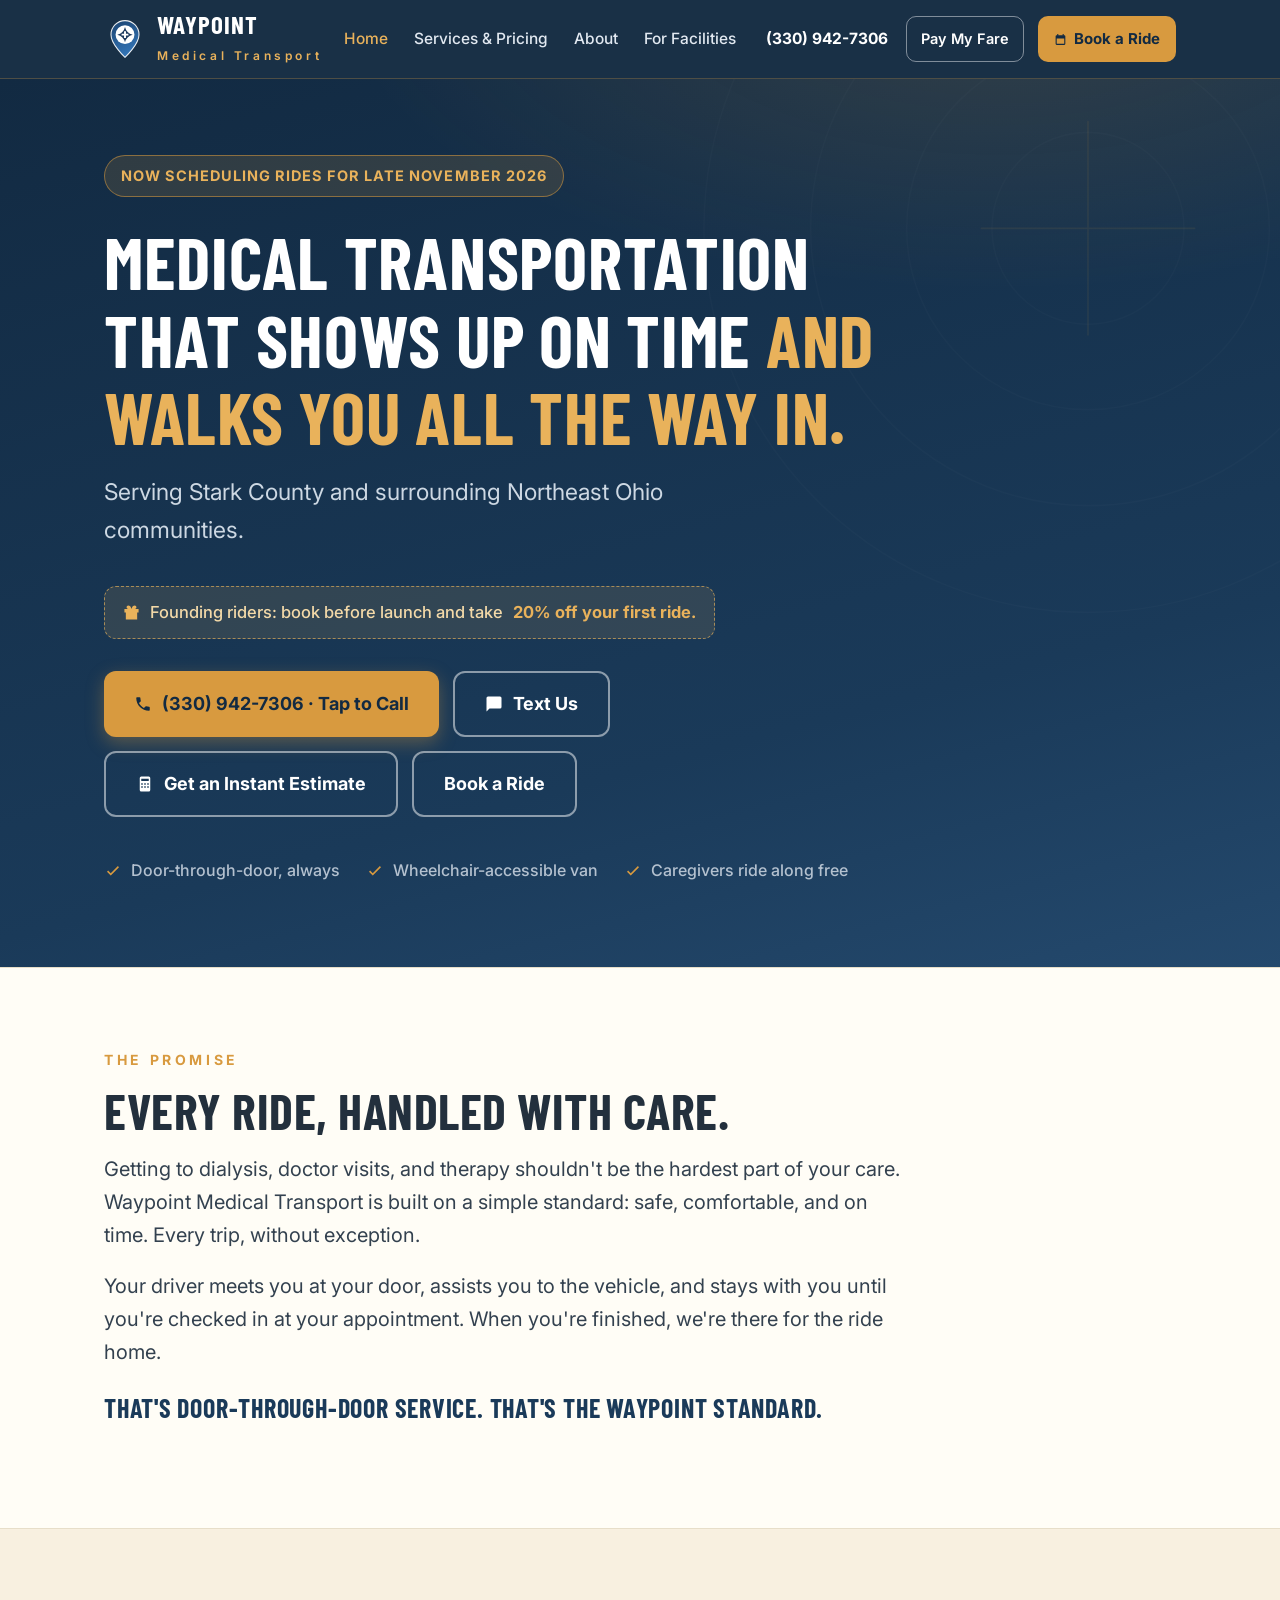
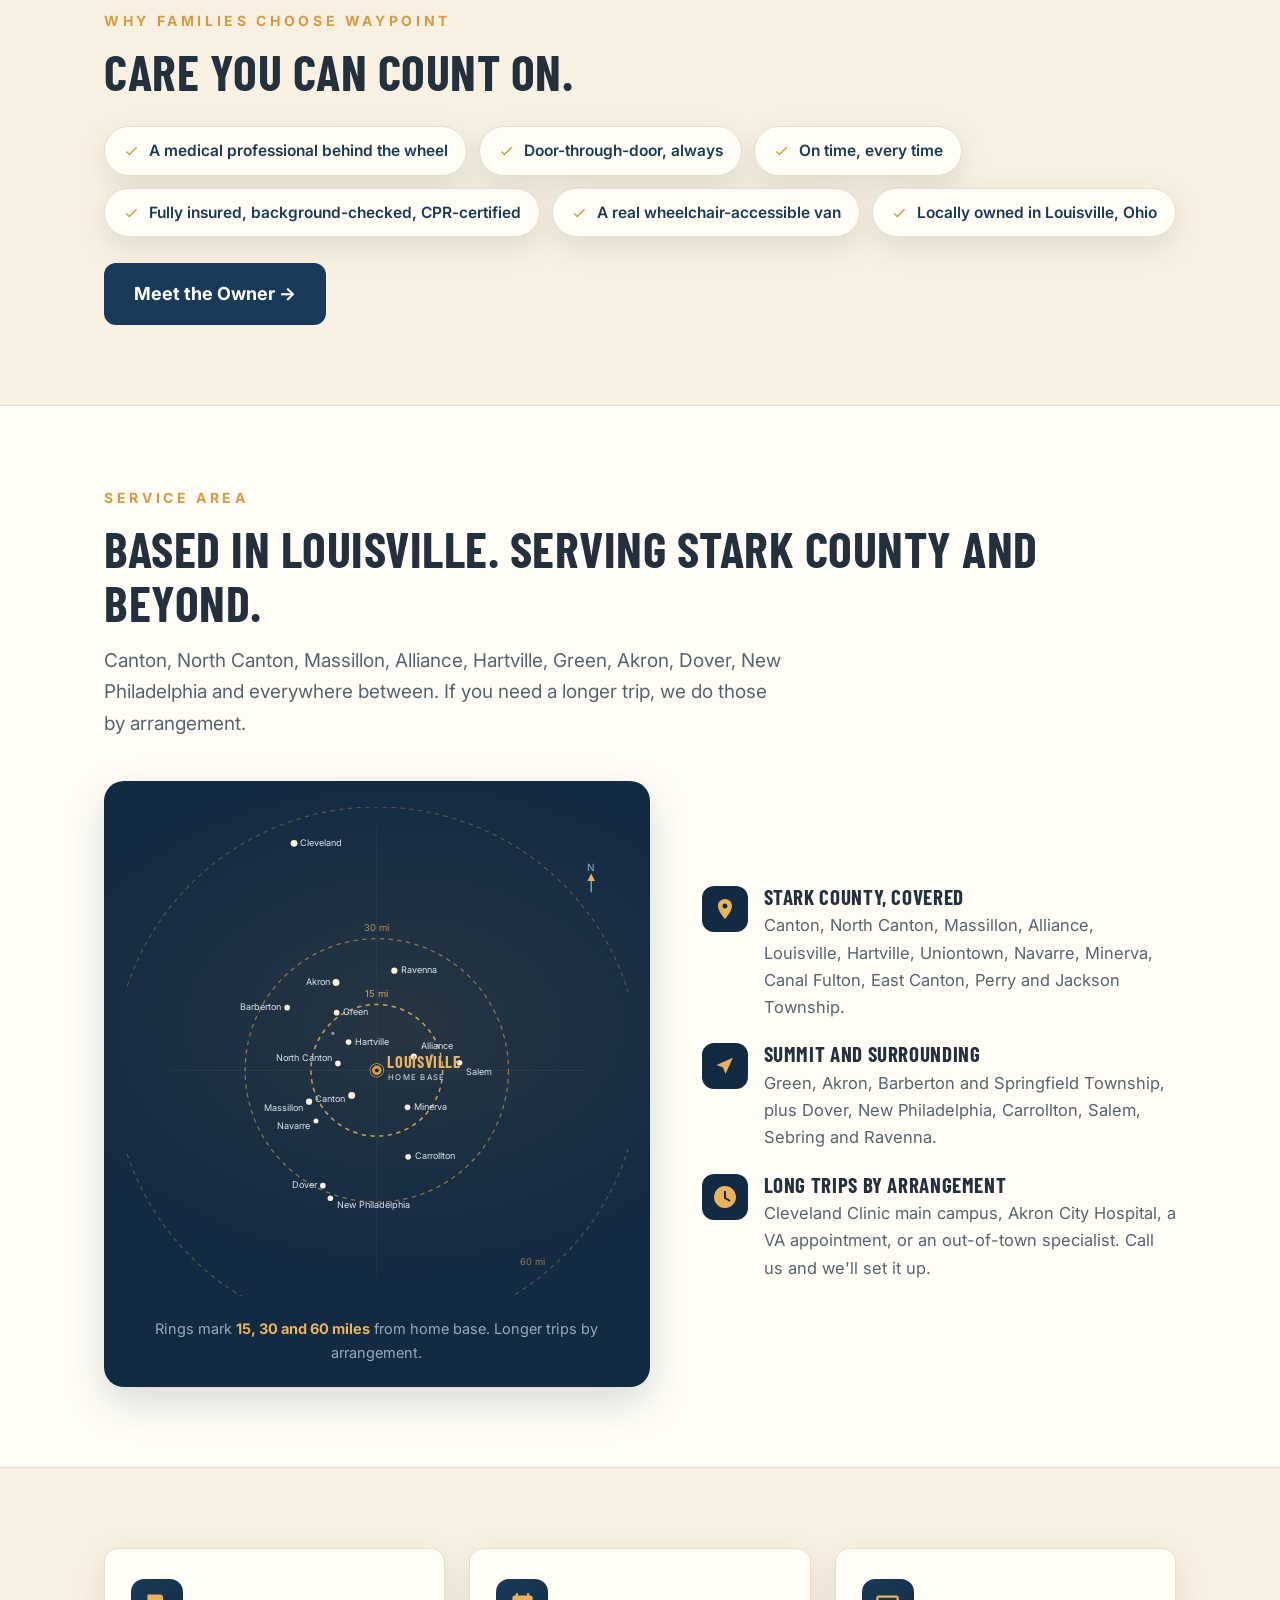
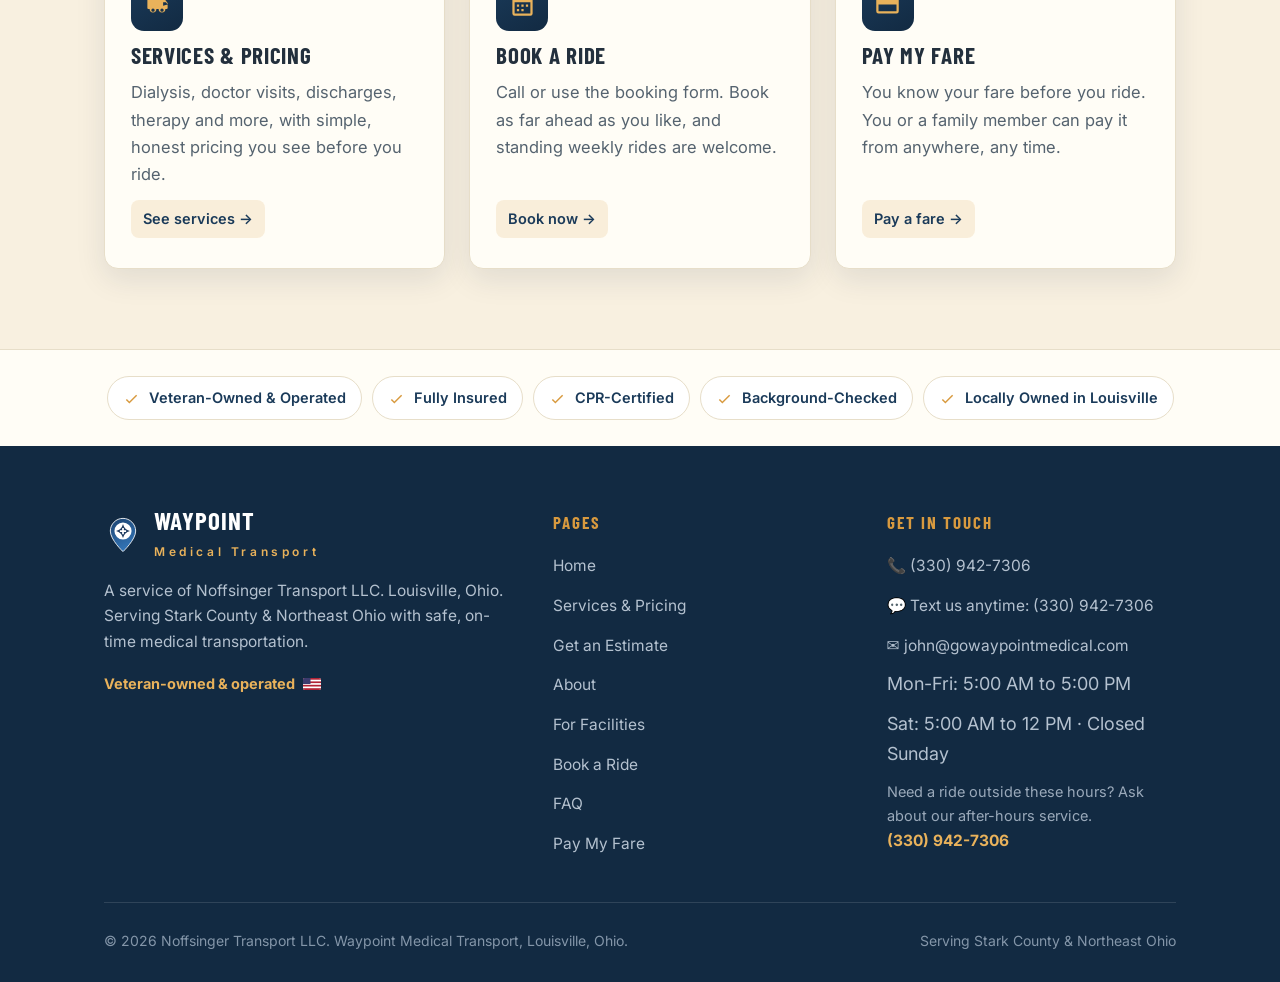
<file: index.html>
<!DOCTYPE html>
<html lang="en">
<head>
<meta charset="UTF-8">
<meta name="viewport" content="width=device-width, initial-scale=1.0">
<title>Medical Transportation Canton OH | NEMT Stark County | Waypoint Medical Transport</title>
<meta name="description" content="Safe, on-time non-emergency medical transportation in Canton, North Canton, Massillon, Alliance and all of Stark County, Ohio. Door-through-door rides to dialysis, doctor visits and therapy. Call (330) 942-7306.">
<link rel="icon" type="image/svg+xml" href="favicon.svg">
<link rel="preconnect" href="https://fonts.googleapis.com">
<link rel="preconnect" href="https://fonts.gstatic.com" crossorigin>
<link href="https://fonts.googleapis.com/css2?family=Barlow+Condensed:wght@600;700&family=Inter:wght@400;500;600;700&display=swap" rel="stylesheet">
<meta property="og:type" content="website">
<meta property="og:site_name" content="Waypoint Medical Transport">
<meta property="og:title" content="Waypoint Medical Transport | Medical Rides in Canton & Stark County, Ohio">
<meta property="og:description" content="Safe, on-time medical transportation, door through door. Rides to dialysis, doctor visits and therapy across Stark County and Northeast Ohio. Call (330) 942-7306.">
<meta property="og:url" content="https://gowaypointmedical.com/">
<meta property="og:image" content="https://gowaypointmedical.com/og-card.png">
<meta property="og:image:width" content="1200">
<meta property="og:image:height" content="630">
<meta name="twitter:card" content="summary_large_image">
<script type="application/ld+json">
{
  "@context": "https://schema.org",
  "@type": "LocalBusiness",
  "name": "Waypoint Medical Transport",
  "legalName": "Noffsinger Transport LLC",
  "url": "https://gowaypointmedical.com/",
  "telephone": "+13309427306",
  "email": "john@gowaypointmedical.com",
  "image": "https://gowaypointmedical.com/og-card.png",
  "logo": "https://gowaypointmedical.com/logo.png",
  "description": "Non-emergency medical transportation serving Stark County and Northeast Ohio. Door-through-door rides to dialysis, doctor visits, therapy and more.",
  "address": {
    "@type": "PostalAddress",
    "addressLocality": "Louisville",
    "addressRegion": "OH",
    "postalCode": "44641",
    "addressCountry": "US"
  },
  "areaServed": ["Stark County OH", "Summit County OH", "Portage County OH", "Mahoning County OH", "Columbiana County OH", "Carroll County OH", "Tuscarawas County OH", "Wayne County OH", "Louisville OH", "Canton OH", "North Canton OH", "Massillon OH", "Alliance OH", "Hartville OH", "Green OH", "Akron OH"],
  "openingHours": ["Mo-Fr 05:00-17:00", "Sa 05:00-12:00"],
  "priceRange": "$$"
}
</script>
<script async src="https://www.googletagmanager.com/gtag/js?id=G-KY0B6SGPER"></script>
<script>
  window.dataLayer = window.dataLayer || [];
  function gtag(){dataLayer.push(arguments);}
  gtag('js', new Date());
  gtag('config', 'G-KY0B6SGPER');
</script>
<script>(function(w,d,t,r,u){var f,n,i;w[u]=w[u]||[],f=function(){var o={ti:'343269439', enableAutoSpaTracking:true};o.q=w[u],w[u]=new UET(o),w[u].push('pageLoad')},n=d.createElement(t),n.src=r,n.async=1,n.onload=n.onreadystatechange=function(){var s=this.readyState;s&&s!=='loaded'&&s!=='complete'||(f(),n.onload=n.onreadystatechange=null)},i=d.getElementsByTagName(t)[0],i.parentNode.insertBefore(n,i)})(window,document,'script','https://bat.bing.com/bat.js','uetq');</script>
<link rel="stylesheet" href="css/styles.css">
</head>
<body>

<header class="site-header">
  <div class="wrap nav">
    <a class="brand" href="index.html">
      <svg viewBox="0 0 48 48" fill="none" aria-hidden="true">
        <defs><linearGradient id="wpg" x1="12" y1="4" x2="32" y2="44" gradientUnits="userSpaceOnUse"><stop stop-color="#1d4674"/><stop offset="1" stop-color="#3579bd"/></linearGradient></defs><path d="M24 3C15.2 3 8 10.2 8 19c0 11 16 26 16 26s16-15 16-26c0-8.8-7.2-16-16-16z" fill="url(#wpg)" stroke="rgba(255,255,255,0.9)" stroke-width="1.2"/><circle cx="24" cy="19" r="10.8" fill="#fff"/><path d="M24 10.2Q25.7 17.3 32.8 19Q25.7 20.7 24 27.8Q22.3 20.7 15.2 19Q22.3 17.3 24 10.2Z" fill="#1d3a5f"/><path d="M22.9 15.1h2.2v2.8h2.8v2.2h-2.8v2.8h-2.2v-2.8h-2.8v-2.2h2.8z" fill="#fff"/>
      </svg>
      <span>
        <span class="brand-name">Waypoint</span>
        <span class="brand-sub">Medical Transport</span>
      </span>
    </a>
    <button class="nav-toggle" aria-label="Open menu" aria-expanded="false">&#9776;</button>
    <ul class="nav-links">
      <li><a href="index.html" class="active">Home</a></li>
      <li><a href="services.html">Services &amp; Pricing</a></li>
      <li><a href="about.html">About</a></li>
      <li><a href="facilities.html">For Facilities</a></li>
      <li class="nav-links-pay"><a href="pay.html">Pay My Fare</a></li>
    </ul>
    <a class="nav-phone" href="tel:+13309427306">(330) 942-7306</a>
    <a class="btn-payfare" href="pay.html">Pay My Fare</a>
    <a class="btn-book" href="book.html">
      <svg width="15" height="15" viewBox="0 0 24 24" fill="currentColor" aria-hidden="true"><path d="M19 4h-1V2h-2v2H8V2H6v2H5a2 2 0 0 0-2 2v14a2 2 0 0 0 2 2h14a2 2 0 0 0 2-2V6a2 2 0 0 0-2-2zm0 16H5V10h14z"/></svg>
      Book a Ride
    </a>
  </div>
</header>

<main>

  <!-- ================= HERO ================= -->
  <section class="hero">
    <svg class="hero-pattern" viewBox="0 0 1200 600" preserveAspectRatio="xMidYMid slice" aria-hidden="true">
      <g stroke="rgba(255,255,255,0.05)" fill="none" stroke-width="1.5">
        <circle cx="1020" cy="140" r="90"/><circle cx="1020" cy="140" r="170"/><circle cx="1020" cy="140" r="260"/><circle cx="1020" cy="140" r="360"/>
      </g>
      <g stroke="rgba(216,154,63,0.25)" stroke-width="1.5">
        <path d="M1020 40v200M920 140h200" stroke-linecap="round"/>
      </g>
    </svg>
    <div class="wrap">
      <div class="hero-inner">
        <span class="pill-notice">Now scheduling rides for late November 2026</span>
        <h1>Medical transportation that shows up on time <span class="gold">and walks you all the way in.</span></h1>
        <p class="hero-tagline">Serving Stark County and surrounding Northeast Ohio communities.</p>
        <p class="offer-line">
          <svg width="17" height="17" viewBox="0 0 24 24" fill="currentColor" aria-hidden="true"><path d="M20 12v10H4V12M2 7h20v5H2zM12 22V7M12 7H7.5a2.5 2.5 0 1 1 0-5C11 2 12 7 12 7zm0 0h4.5a2.5 2.5 0 1 0 0-5C13 2 12 7 12 7z"/></svg>
          Founding riders: book before launch and take <strong>20% off your first ride.</strong>
        </p>
        <div class="hero-ctas">
          <a class="btn btn-gold" href="tel:+13309427306">
            <svg width="18" height="18" viewBox="0 0 24 24" fill="currentColor" aria-hidden="true"><path d="M6.6 10.8c1.4 2.8 3.8 5.1 6.6 6.6l2.2-2.2c.3-.3.7-.4 1-.2 1.1.4 2.3.6 3.6.6.6 0 1 .4 1 1V20c0 .6-.4 1-1 1C10.6 21 3 13.4 3 4c0-.6.4-1 1-1h3.5c.6 0 1 .4 1 1 0 1.2.2 2.4.6 3.6.1.3 0 .7-.2 1l-2.3 2.2z"/></svg>
            (330) 942-7306 &middot; Tap to Call
          </a>
          <a class="btn btn-ghost" href="sms:+13309427306">
            <svg width="18" height="18" viewBox="0 0 24 24" fill="currentColor" aria-hidden="true"><path d="M20 2H4a2 2 0 0 0-2 2v18l4-4h14a2 2 0 0 0 2-2V4a2 2 0 0 0-2-2z"/></svg>
            Text Us
          </a>
          <a class="btn btn-ghost" href="estimate.html">
            <svg width="18" height="18" viewBox="0 0 24 24" fill="currentColor" aria-hidden="true"><path d="M7 2h10a2 2 0 0 1 2 2v16a2 2 0 0 1-2 2H7a2 2 0 0 1-2-2V4a2 2 0 0 1 2-2zm0 3v3h10V5zm0 6v2h2v-2zm4 0v2h2v-2zm4 0v2h2v-2zm-8 4v2h2v-2zm4 0v2h2v-2zm4 0v2h2v-2z"/></svg>
            Get an Instant Estimate
          </a>
          <a class="btn btn-ghost" href="book.html">Book a Ride</a>
        </div>
        <ul class="hero-points">
          <li><svg viewBox="0 0 24 24" fill="currentColor" aria-hidden="true"><path d="M9 16.2l-3.5-3.5L4 14.2 9 19.2 20 8.2l-1.5-1.5z"/></svg>Door-through-door, always</li>
          <li><svg viewBox="0 0 24 24" fill="currentColor" aria-hidden="true"><path d="M9 16.2l-3.5-3.5L4 14.2 9 19.2 20 8.2l-1.5-1.5z"/></svg>Wheelchair-accessible van</li>
          <li><svg viewBox="0 0 24 24" fill="currentColor" aria-hidden="true"><path d="M9 16.2l-3.5-3.5L4 14.2 9 19.2 20 8.2l-1.5-1.5z"/></svg>Caregivers ride along free</li>
        </ul>
      </div>
    </div>
  </section>

  <!-- ================= THE PROMISE ================= -->
  <section class="section section-paper">
    <div class="wrap">
      <span class="kicker">The Promise</span>
      <h2>Every ride, handled with care.</h2>
      <div class="promise">
        <p>Getting to dialysis, doctor visits, and therapy shouldn't be the hardest part of your care. Waypoint Medical Transport is built on a simple standard: safe, comfortable, and on time. Every trip, without exception.</p>
        <p>Your driver meets you at your door, assists you to the vehicle, and stays with you until you're checked in at your appointment. When you're finished, we're there for the ride home.</p>
        <p class="sig">That's door-through-door service. That's the Waypoint standard.</p>
      </div>
    </div>
  </section>

  <!-- ================= TRUST BADGES ================= -->
  <section class="section">
    <div class="wrap">
      <span class="kicker">Why Families Choose Waypoint</span>
      <h2>Care you can count on.</h2>
      <ul class="badge-row" style="margin-top: 28px;">
        <li><svg viewBox="0 0 24 24" fill="currentColor" aria-hidden="true"><path d="M9 16.2l-3.5-3.5L4 14.2 9 19.2 20 8.2l-1.5-1.5z"/></svg>A medical professional behind the wheel</li>
        <li><svg viewBox="0 0 24 24" fill="currentColor" aria-hidden="true"><path d="M9 16.2l-3.5-3.5L4 14.2 9 19.2 20 8.2l-1.5-1.5z"/></svg>Door-through-door, always</li>
        <li><svg viewBox="0 0 24 24" fill="currentColor" aria-hidden="true"><path d="M9 16.2l-3.5-3.5L4 14.2 9 19.2 20 8.2l-1.5-1.5z"/></svg>On time, every time</li>
        <li><svg viewBox="0 0 24 24" fill="currentColor" aria-hidden="true"><path d="M9 16.2l-3.5-3.5L4 14.2 9 19.2 20 8.2l-1.5-1.5z"/></svg>Fully insured, background-checked, CPR-certified</li>
        <li><svg viewBox="0 0 24 24" fill="currentColor" aria-hidden="true"><path d="M9 16.2l-3.5-3.5L4 14.2 9 19.2 20 8.2l-1.5-1.5z"/></svg>A real wheelchair-accessible van</li>
        <li><svg viewBox="0 0 24 24" fill="currentColor" aria-hidden="true"><path d="M9 16.2l-3.5-3.5L4 14.2 9 19.2 20 8.2l-1.5-1.5z"/></svg>Locally owned in Louisville, Ohio</li>
      </ul>
      <p style="margin-top: 26px;"><a class="btn btn-navy" href="about.html">Meet the Owner &rarr;</a></p>
    </div>
  </section>

  <!-- ================= SERVICE AREA MAP ================= -->
  <section class="section section-paper">
    <div class="wrap">
      <span class="kicker">Service Area</span>
      <h2>Based in Louisville. Serving Stark County and beyond.</h2>
      <p class="section-intro">Canton, North Canton, Massillon, Alliance, Hartville, Green, Akron, Dover, New Philadelphia and everywhere between. If you need a longer trip, we do those by arrangement.</p>
      <div class="map-grid">
        <figure class="map-figure">
          <svg viewBox="0 0 800 780" role="img" aria-label="Map showing Waypoint's home base in Louisville, Ohio with service rings at 15, 30 and 60 miles covering Stark County and Northeast Ohio">
            <!-- crosshair -->
            <g stroke="rgba(255,255,255,0.06)" stroke-width="1.5">
              <path d="M400 30v720M70 420h660"/>
            </g>
            <!-- rings -->
            <g fill="none" stroke="#e9b25b" stroke-dasharray="7 7">
              <circle cx="400" cy="420" r="105" stroke-width="2.4" opacity="0.85"/>
              <circle cx="400" cy="420" r="210" stroke-width="2" opacity="0.55"/>
              <circle cx="400" cy="420" r="420" stroke-width="1.8" opacity="0.32"/>
            </g>
            <!-- ring labels -->
            <g font-family="Inter, sans-serif" font-size="15" fill="#e9b25b" text-anchor="middle">
              <text x="400" y="303" opacity="0.9">15 mi</text>
              <text x="400" y="198" opacity="0.75">30 mi</text>
              <text x="648" y="730" opacity="0.6">60 mi</text>
            </g>
            <!-- compass -->
            <g font-family="Inter, sans-serif" font-size="16" fill="#9aa9ba">
              <text x="742" y="102" text-anchor="middle">N</text>
              <path d="M742 110v26" stroke="#9aa9ba" stroke-width="2"/>
              <path d="M742 106l-6 12h12z" fill="#e9b25b"/>
            </g>

            <!-- cities -->
            <g font-family="Inter, sans-serif" font-size="14.5" fill="#dbe4ee">
              <circle cx="268" cy="58" r="5.5" fill="#f8f0e0"/><text x="278" y="62">Cleveland</text>
              <circle cx="428" cy="261" r="5" fill="#f8f0e0"/><text x="438" y="265">Ravenna</text>
              <circle cx="335" cy="280" r="5.5" fill="#f8f0e0"/><text x="325" y="284" text-anchor="end">Akron</text>
              <circle cx="257" cy="320" r="4.5" fill="#f8f0e0"/><text x="247" y="324" text-anchor="end">Barberton</text>
              <circle cx="336" cy="328" r="4.5" fill="#f8f0e0"/><text x="346" y="332">Green</text>
              <circle cx="330" cy="361" r="2.5" fill="#f8f0e0" opacity="0.55"/>
              <circle cx="355" cy="375" r="4.5" fill="#f8f0e0"/><text x="366" y="379">Hartville</text>
              <circle cx="338" cy="409" r="4.5" fill="#f8f0e0"/><text x="328" y="405" text-anchor="end">North Canton</text>
              <circle cx="459" cy="398" r="5" fill="#f8f0e0"/><text x="470" y="386">Alliance</text>
              <circle cx="488" cy="396" r="2.5" fill="#f8f0e0" opacity="0.55"/>
              <circle cx="532" cy="408" r="4.5" fill="#f8f0e0"/><text x="543" y="427">Salem</text>
              <circle cx="360" cy="460" r="5.5" fill="#f8f0e0"/><text x="350" y="470" text-anchor="end">Canton</text>
              <circle cx="292" cy="470" r="5" fill="#f8f0e0"/><text x="283" y="485" text-anchor="end">Massillon</text>
              <circle cx="303" cy="501" r="4" fill="#f8f0e0"/><text x="294" y="514" text-anchor="end">Navarre</text>
              <circle cx="449" cy="479" r="4.5" fill="#f8f0e0"/><text x="460" y="483">Minerva</text>
              <circle cx="450" cy="558" r="4.5" fill="#f8f0e0"/><text x="461" y="562">Carrollton</text>
              <circle cx="314" cy="604" r="4.5" fill="#f8f0e0"/><text x="304" y="608" text-anchor="end">Dover</text>
              <circle cx="326" cy="624" r="4.5" fill="#f8f0e0"/><text x="336" y="640">New Philadelphia</text>
            </g>

            <!-- Louisville home base -->
            <g>
              <circle class="home-pulse" cx="400" cy="420" r="10" fill="none" stroke="#e9b25b" stroke-width="2.5"/>
              <circle cx="400" cy="420" r="9" fill="#d89a3f" stroke="#122a42" stroke-width="2.5"/>
              <circle cx="400" cy="420" r="3" fill="#122a42"/>
              <text x="417" y="416" font-family="'Barlow Condensed', sans-serif" font-size="26" font-weight="700" fill="#e9b25b" letter-spacing="1">LOUISVILLE</text>
              <text x="418" y="436" font-family="Inter, sans-serif" font-size="12.5" fill="#dbe4ee" letter-spacing="2">HOME BASE</text>
            </g>
          </svg>
          <figcaption class="map-caption">Rings mark <strong>15, 30 and 60 miles</strong> from home base. Longer trips by arrangement.</figcaption>
        </figure>

        <ul class="reach-list">
          <li>
            <span class="reach-ico"><svg viewBox="0 0 24 24" fill="currentColor" aria-hidden="true"><path d="M12 2C8.1 2 5 5.1 5 9c0 5.2 7 13 7 13s7-7.8 7-13c0-3.9-3.1-7-7-7zm0 9.5A2.5 2.5 0 1 1 12 6.5a2.5 2.5 0 0 1 0 5z"/></svg></span>
            <div>
              <h3>Stark County, covered</h3>
              <p>Canton, North Canton, Massillon, Alliance, Louisville, Hartville, Uniontown, Navarre, Minerva, Canal Fulton, East Canton, Perry and Jackson Township.</p>
            </div>
          </li>
          <li>
            <span class="reach-ico"><svg viewBox="0 0 24 24" fill="currentColor" aria-hidden="true"><path d="M20.5 3.5l-17 7.5 6.5 2.5L12.5 20l7.5-16.5z"/></svg></span>
            <div>
              <h3>Summit and surrounding</h3>
              <p>Green, Akron, Barberton and Springfield Township, plus Dover, New Philadelphia, Carrollton, Salem, Sebring and Ravenna.</p>
            </div>
          </li>
          <li>
            <span class="reach-ico"><svg viewBox="0 0 24 24" fill="currentColor" aria-hidden="true"><path d="M12 1a11 11 0 1 0 11 11A11 11 0 0 0 12 1zm1 11.6l4.6 2.7-.9 1.5L11 13.5V6h2z"/></svg></span>
            <div>
              <h3>Long trips by arrangement</h3>
              <p>Cleveland Clinic main campus, Akron City Hospital, a VA appointment, or an out-of-town specialist. Call us and we'll set it up.</p>
            </div>
          </li>
        </ul>
      </div>
    </div>
  </section>

  <!-- ================= EXPLORE TILES ================= -->
  <section class="section">
    <div class="wrap">
      <div class="cards">
        <a class="card card-link" href="services.html">
          <span class="card-ico"><svg viewBox="0 0 24 24" fill="currentColor" aria-hidden="true"><path d="M20 8h-3V6a3 3 0 0 0-3-3H4a1 1 0 0 0-1 1v11a1 1 0 0 0 1 1h1a3 3 0 0 0 6 0h2a3 3 0 0 0 6 0h1a1 1 0 0 0 1-1v-4a1 1 0 0 0-.2-.6l-2-2.7A1 1 0 0 0 20 8zM8 18.5A1.5 1.5 0 1 1 9.5 17 1.5 1.5 0 0 1 8 18.5zm8 0a1.5 1.5 0 1 1 1.5-1.5 1.5 1.5 0 0 1-1.5 1.5zm1-5.5V10h2.5l1.5 2z"/></svg></span>
          <h3>Services &amp; Pricing</h3>
          <p>Dialysis, doctor visits, discharges, therapy and more, with simple, honest pricing you see before you ride.</p>
          <span class="card-note">See services &rarr;</span>
        </a>
        <a class="card card-link" href="book.html">
          <span class="card-ico"><svg viewBox="0 0 24 24" fill="currentColor" aria-hidden="true"><path d="M19 4h-1V2h-2v2H8V2H6v2H5a2 2 0 0 0-2 2v14a2 2 0 0 0 2 2h14a2 2 0 0 0 2-2V6a2 2 0 0 0-2-2zm0 16H5V10h14zM9 14H7v-2h2zm4 0h-2v-2h2zm4 0h-2v-2h2zm-8 4H7v-2h2zm4 0h-2v-2h2z"/></svg></span>
          <h3>Book a Ride</h3>
          <p>Call or use the booking form. Book as far ahead as you like, and standing weekly rides are welcome.</p>
          <span class="card-note">Book now &rarr;</span>
        </a>
        <a class="card card-link" href="pay.html">
          <span class="card-ico"><svg viewBox="0 0 24 24" fill="currentColor" aria-hidden="true"><path d="M20 4H4a2 2 0 0 0-2 2v12a2 2 0 0 0 2 2h16a2 2 0 0 0 2-2V6a2 2 0 0 0-2-2zm0 4H4V6h16zM4 18v-6h16v6z"/></svg></span>
          <h3>Pay My Fare</h3>
          <p>You know your fare before you ride. You or a family member can pay it from anywhere, any time.</p>
          <span class="card-note">Pay a fare &rarr;</span>
        </a>
      </div>
    </div>
  </section>

</main>

<section class="trust-strip" aria-label="Why families trust Waypoint">
  <div class="wrap">
    <ul class="badge-row">
      <li><svg viewBox="0 0 24 24" fill="currentColor" aria-hidden="true"><path d="M9 16.2l-3.5-3.5L4 14.2 9 19.2 20 8.2l-1.5-1.5z"/></svg>Veteran-Owned &amp; Operated</li>
      <li><svg viewBox="0 0 24 24" fill="currentColor" aria-hidden="true"><path d="M9 16.2l-3.5-3.5L4 14.2 9 19.2 20 8.2l-1.5-1.5z"/></svg>Fully Insured</li>
      <li><svg viewBox="0 0 24 24" fill="currentColor" aria-hidden="true"><path d="M9 16.2l-3.5-3.5L4 14.2 9 19.2 20 8.2l-1.5-1.5z"/></svg>CPR-Certified</li>
      <li><svg viewBox="0 0 24 24" fill="currentColor" aria-hidden="true"><path d="M9 16.2l-3.5-3.5L4 14.2 9 19.2 20 8.2l-1.5-1.5z"/></svg>Background-Checked</li>
      <li><svg viewBox="0 0 24 24" fill="currentColor" aria-hidden="true"><path d="M9 16.2l-3.5-3.5L4 14.2 9 19.2 20 8.2l-1.5-1.5z"/></svg>Locally Owned in Louisville</li>
    </ul>
  </div>
</section>

<footer class="site-footer">
  <div class="wrap">
    <div class="footer-grid">
      <div>
        <div class="footer-brand">
          <svg viewBox="0 0 48 48" fill="none" aria-hidden="true">
            <defs><linearGradient id="wpg" x1="12" y1="4" x2="32" y2="44" gradientUnits="userSpaceOnUse"><stop stop-color="#1d4674"/><stop offset="1" stop-color="#3579bd"/></linearGradient></defs><path d="M24 3C15.2 3 8 10.2 8 19c0 11 16 26 16 26s16-15 16-26c0-8.8-7.2-16-16-16z" fill="url(#wpg)" stroke="rgba(255,255,255,0.9)" stroke-width="1.2"/><circle cx="24" cy="19" r="10.8" fill="#fff"/><path d="M24 10.2Q25.7 17.3 32.8 19Q25.7 20.7 24 27.8Q22.3 20.7 15.2 19Q22.3 17.3 24 10.2Z" fill="#1d3a5f"/><path d="M22.9 15.1h2.2v2.8h2.8v2.2h-2.8v2.8h-2.2v-2.8h-2.8v-2.2h2.8z" fill="#fff"/>
          </svg>
          <span>
            <span class="brand-name">Waypoint</span>
            <span class="brand-sub">Medical Transport</span>
          </span>
        </div>
        <p>A service of Noffsinger Transport LLC. Louisville, Ohio. Serving Stark County &amp; Northeast Ohio with safe, on-time medical transportation.</p>
        <span class="footer-vet">Veteran-owned &amp; operated <svg width="18" height="12" viewBox="0 0 18 12" style="border-radius:2px" aria-hidden="true"><rect width="18" height="12" fill="#fff"/><g fill="#b22234"><rect y="0" width="18" height="1.7"/><rect y="3.4" width="18" height="1.7"/><rect y="6.8" width="18" height="1.7"/><rect y="10.2" width="18" height="1.8"/></g><rect width="7.5" height="6" fill="#3c3b6e"/></svg></span>
      </div>
      <div>
        <h4>Pages</h4>
        <ul>
          <li><a href="index.html">Home</a></li>
          <li><a href="services.html">Services &amp; Pricing</a></li>
          <li><a href="estimate.html">Get an Estimate</a></li>
          <li><a href="about.html">About</a></li>
          <li><a href="facilities.html">For Facilities</a></li>
          <li><a href="book.html">Book a Ride</a></li>
          <li><a href="book.html#faq">FAQ</a></li>
          <li><a href="pay.html">Pay My Fare</a></li>
        </ul>
      </div>
      <div>
        <h4>Get in Touch</h4>
        <ul>
          <li><a href="tel:+13309427306">&#128222; (330) 942-7306</a></li>
          <li><a href="sms:+13309427306">&#128172; Text us anytime: (330) 942-7306</a></li>
          <li><a href="mailto:john@gowaypointmedical.com">&#9993;&#65039; john@gowaypointmedical.com</a></li>
          <li>Mon-Fri: 5:00 AM to 5:00 PM</li>
          <li>Sat: 5:00 AM to 12 PM &middot; Closed Sunday</li>
          <li class="after-hours">Need a ride outside these hours? Ask about our after-hours service. <a href="tel:+13309427306">(330) 942-7306</a></li>
        </ul>
      </div>
    </div>
    <div class="footer-legal">
      <span>&copy; <span id="year">2026</span> Noffsinger Transport LLC. Waypoint Medical Transport, Louisville, Ohio.</span>
      <span>Serving Stark County &amp; Northeast Ohio</span>
    </div>
  </div>
</footer>

<div class="mobile-cta">
  <a class="m-call" href="tel:+13309427306">
    <svg width="17" height="17" viewBox="0 0 24 24" fill="currentColor" aria-hidden="true"><path d="M6.6 10.8c1.4 2.8 3.8 5.1 6.6 6.6l2.2-2.2c.3-.3.7-.4 1-.2 1.1.4 2.3.6 3.6.6.6 0 1 .4 1 1V20c0 .6-.4 1-1 1C10.6 21 3 13.4 3 4c0-.6.4-1 1-1h3.5c.6 0 1 .4 1 1 0 1.2.2 2.4.6 3.6.1.3 0 .7-.2 1l-2.3 2.2z"/></svg>
    Call
  </a>
  <a class="m-text" href="sms:+13309427306">
    <svg width="17" height="17" viewBox="0 0 24 24" fill="currentColor" aria-hidden="true"><path d="M20 2H4a2 2 0 0 0-2 2v18l4-4h14a2 2 0 0 0 2-2V4a2 2 0 0 0-2-2z"/></svg>
    Text
  </a>
  <a class="m-book" href="book.html">Book a Ride</a>
</div>

<script src="js/main.js"></script>
</body>
</html>
</file>
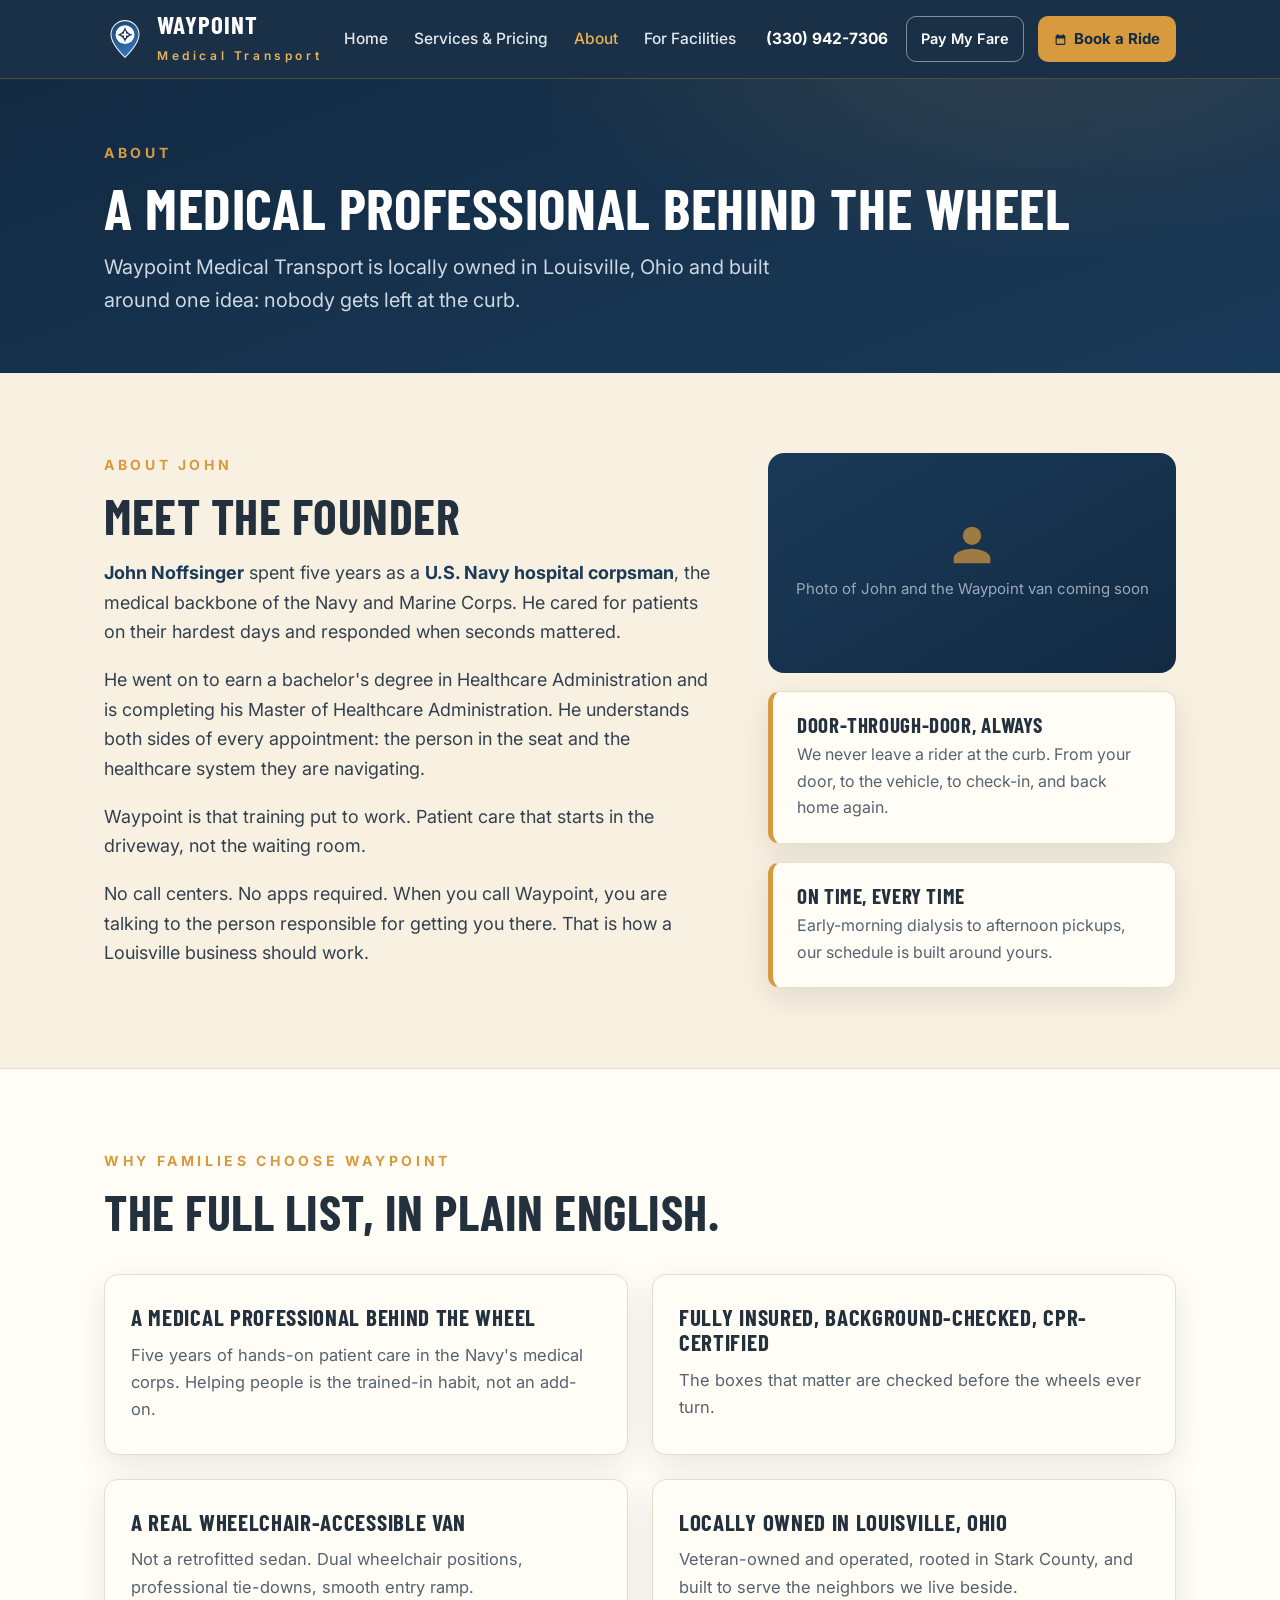
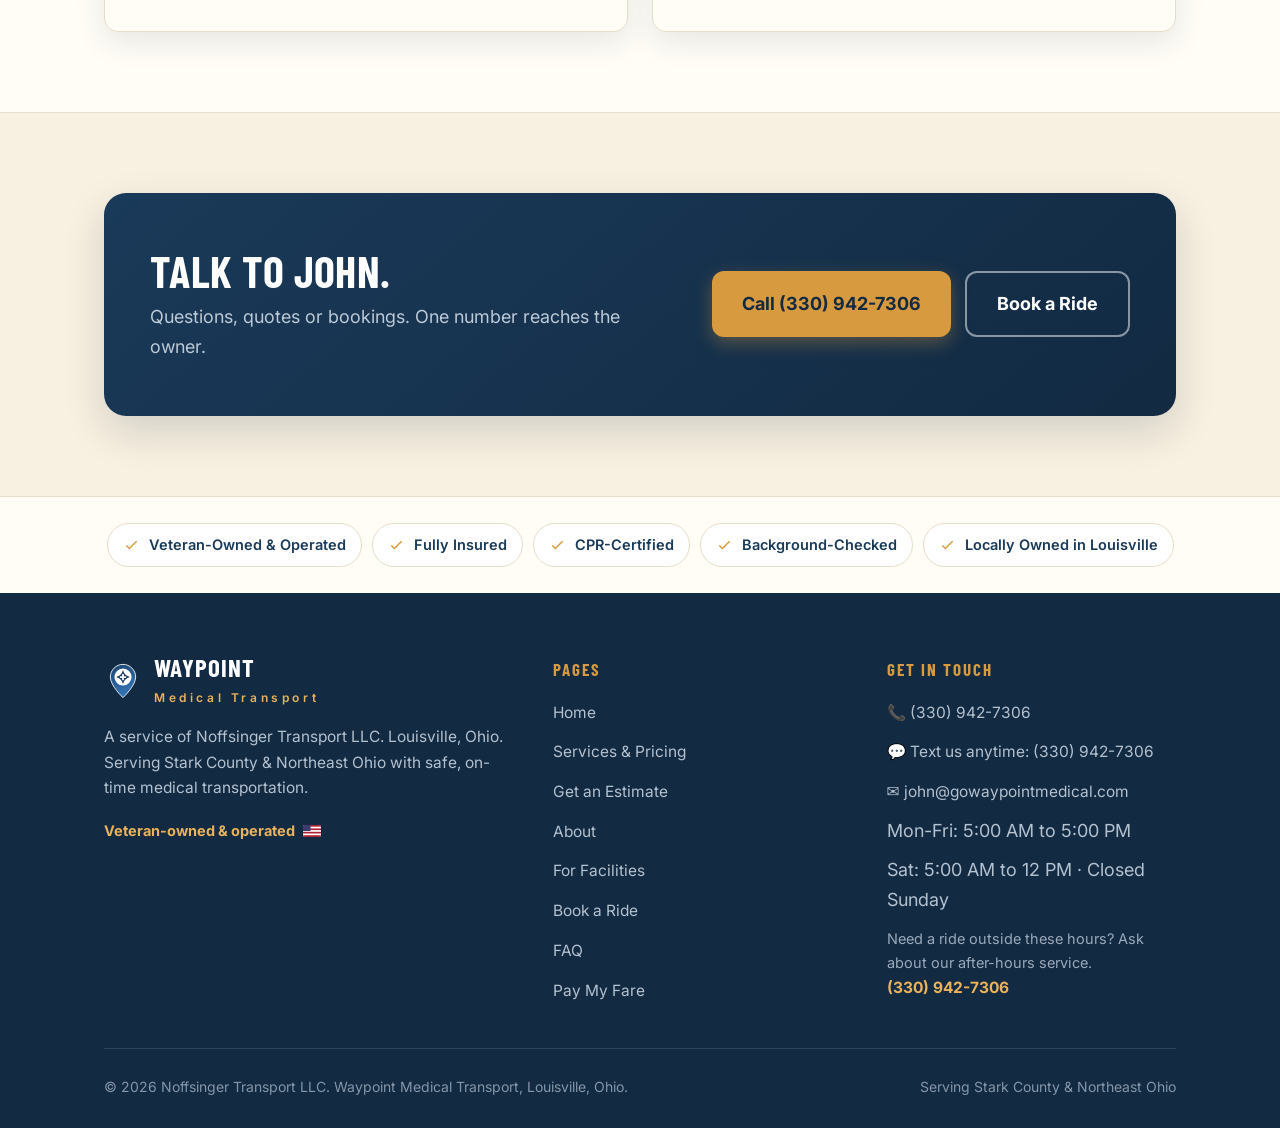
<file: about.html>
<!DOCTYPE html>
<html lang="en">
<head>
<meta charset="UTF-8">
<meta name="viewport" content="width=device-width, initial-scale=1.0">
<title>About | Waypoint Medical Transport | Louisville, Ohio</title>
<meta name="description" content="Waypoint Medical Transport is locally owned in Louisville, Ohio and run by a founder who spent five years caring for patients as a U.S. Navy hospital corpsman. Door-through-door, every ride.">
<link rel="icon" type="image/svg+xml" href="favicon.svg">
<link rel="preconnect" href="https://fonts.googleapis.com">
<link rel="preconnect" href="https://fonts.gstatic.com" crossorigin>
<link href="https://fonts.googleapis.com/css2?family=Barlow+Condensed:wght@600;700&family=Inter:wght@400;500;600;700&display=swap" rel="stylesheet">
<meta property="og:type" content="website">
<meta property="og:site_name" content="Waypoint Medical Transport">
<meta property="og:title" content="Meet the Founder | Waypoint Medical Transport">
<meta property="og:description" content="Founded by a former U.S. Navy hospital corpsman with a healthcare administration background. Patient care that starts in the driveway, not the waiting room.">
<meta property="og:url" content="https://gowaypointmedical.com/about.html">
<meta property="og:image" content="https://gowaypointmedical.com/og-card.png">
<meta property="og:image:width" content="1200">
<meta property="og:image:height" content="630">
<meta name="twitter:card" content="summary_large_image">
<script type="application/ld+json">
{
  "@context": "https://schema.org",
  "@type": "LocalBusiness",
  "name": "Waypoint Medical Transport",
  "legalName": "Noffsinger Transport LLC",
  "url": "https://gowaypointmedical.com/",
  "telephone": "+13309427306",
  "email": "john@gowaypointmedical.com",
  "image": "https://gowaypointmedical.com/og-card.png",
  "logo": "https://gowaypointmedical.com/logo.png",
  "description": "Non-emergency medical transportation serving Stark County and Northeast Ohio. Door-through-door rides to dialysis, doctor visits, therapy and more.",
  "address": {
    "@type": "PostalAddress",
    "addressLocality": "Louisville",
    "addressRegion": "OH",
    "postalCode": "44641",
    "addressCountry": "US"
  },
  "areaServed": ["Stark County OH", "Summit County OH", "Portage County OH", "Mahoning County OH", "Columbiana County OH", "Carroll County OH", "Tuscarawas County OH", "Wayne County OH", "Louisville OH", "Canton OH", "North Canton OH", "Massillon OH", "Alliance OH", "Hartville OH", "Green OH", "Akron OH"],
  "openingHours": ["Mo-Fr 05:00-17:00", "Sa 05:00-12:00"],
  "priceRange": "$$"
}
</script>
<script async src="https://www.googletagmanager.com/gtag/js?id=G-KY0B6SGPER"></script>
<script>
  window.dataLayer = window.dataLayer || [];
  function gtag(){dataLayer.push(arguments);}
  gtag('js', new Date());
  gtag('config', 'G-KY0B6SGPER');
</script>
<script>(function(w,d,t,r,u){var f,n,i;w[u]=w[u]||[],f=function(){var o={ti:'343269439', enableAutoSpaTracking:true};o.q=w[u],w[u]=new UET(o),w[u].push('pageLoad')},n=d.createElement(t),n.src=r,n.async=1,n.onload=n.onreadystatechange=function(){var s=this.readyState;s&&s!=='loaded'&&s!=='complete'||(f(),n.onload=n.onreadystatechange=null)},i=d.getElementsByTagName(t)[0],i.parentNode.insertBefore(n,i)})(window,document,'script','https://bat.bing.com/bat.js','uetq');</script>
<link rel="stylesheet" href="css/styles.css">
</head>
<body>

<header class="site-header">
  <div class="wrap nav">
    <a class="brand" href="index.html">
      <svg viewBox="0 0 48 48" fill="none" aria-hidden="true">
        <defs><linearGradient id="wpg" x1="12" y1="4" x2="32" y2="44" gradientUnits="userSpaceOnUse"><stop stop-color="#1d4674"/><stop offset="1" stop-color="#3579bd"/></linearGradient></defs><path d="M24 3C15.2 3 8 10.2 8 19c0 11 16 26 16 26s16-15 16-26c0-8.8-7.2-16-16-16z" fill="url(#wpg)" stroke="rgba(255,255,255,0.9)" stroke-width="1.2"/><circle cx="24" cy="19" r="10.8" fill="#fff"/><path d="M24 10.2Q25.7 17.3 32.8 19Q25.7 20.7 24 27.8Q22.3 20.7 15.2 19Q22.3 17.3 24 10.2Z" fill="#1d3a5f"/><path d="M22.9 15.1h2.2v2.8h2.8v2.2h-2.8v2.8h-2.2v-2.8h-2.8v-2.2h2.8z" fill="#fff"/>
      </svg>
      <span>
        <span class="brand-name">Waypoint</span>
        <span class="brand-sub">Medical Transport</span>
      </span>
    </a>
    <button class="nav-toggle" aria-label="Open menu" aria-expanded="false">&#9776;</button>
    <ul class="nav-links">
      <li><a href="index.html">Home</a></li>
      <li><a href="services.html">Services &amp; Pricing</a></li>
      <li><a href="about.html" class="active">About</a></li>
      <li><a href="facilities.html">For Facilities</a></li>
      <li class="nav-links-pay"><a href="pay.html">Pay My Fare</a></li>
    </ul>
    <a class="nav-phone" href="tel:+13309427306">(330) 942-7306</a>
    <a class="btn-payfare" href="pay.html">Pay My Fare</a>
    <a class="btn-book" href="book.html">
      <svg width="15" height="15" viewBox="0 0 24 24" fill="currentColor" aria-hidden="true"><path d="M19 4h-1V2h-2v2H8V2H6v2H5a2 2 0 0 0-2 2v14a2 2 0 0 0 2 2h14a2 2 0 0 0 2-2V6a2 2 0 0 0-2-2zm0 16H5V10h14z"/></svg>
      Book a Ride
    </a>
  </div>
</header>

<main>

  <section class="page-hero">
    <div class="wrap">
      <span class="kicker">About</span>
      <h1>A Medical Professional Behind the Wheel</h1>
      <p>Waypoint Medical Transport is locally owned in Louisville, Ohio and built around one idea: nobody gets left at the curb.</p>
    </div>
  </section>

  <section class="section">
    <div class="wrap">
      <div class="about-grid">
        <div class="about-copy">
          <span class="kicker">About John</span>
          <h2>Meet the founder</h2>
          <p><strong>John Noffsinger</strong> spent five years as a <strong>U.S. Navy hospital corpsman</strong>, the medical backbone of the Navy and Marine Corps. He cared for patients on their hardest days and responded when seconds mattered.</p>
          <p>He went on to earn a bachelor's degree in Healthcare Administration and is completing his Master of Healthcare Administration. He understands both sides of every appointment: the person in the seat and the healthcare system they are navigating.</p>
          <p>Waypoint is that training put to work. Patient care that starts in the driveway, not the waiting room.</p>
          <p>No call centers. No apps required. When you call Waypoint, you are talking to the person responsible for getting you there. That is how a Louisville business should work.</p>
        </div>
        <div class="value-stack">
          <div class="photo-slot">
            <svg viewBox="0 0 24 24" fill="currentColor" aria-hidden="true"><path d="M12 12a5 5 0 1 0-5-5 5 5 0 0 0 5 5zm0 2c-3.3 0-10 1.7-10 5v3h20v-3c0-3.3-6.7-5-10-5z"/></svg>
            <span>Photo of John and the Waypoint van coming soon</span>
          </div>
          <div class="value">
            <h3>Door-Through-Door, Always</h3>
            <p>We never leave a rider at the curb. From your door, to the vehicle, to check-in, and back home again.</p>
          </div>
          <div class="value">
            <h3>On Time, Every Time</h3>
            <p>Early-morning dialysis to afternoon pickups, our schedule is built around yours.</p>
          </div>
        </div>
      </div>
    </div>
  </section>

  <section class="section section-paper">
    <div class="wrap">
      <span class="kicker">Why Families Choose Waypoint</span>
      <h2>The full list, in plain English.</h2>
      <div class="cards" style="margin-top: 36px; grid-template-columns: repeat(2, 1fr);">
        <div class="card">
          <h3>A medical professional behind the wheel</h3>
          <p>Five years of hands-on patient care in the Navy's medical corps. Helping people is the trained-in habit, not an add-on.</p>
        </div>
        <div class="card">
          <h3>Fully insured, background-checked, CPR-certified</h3>
          <p>The boxes that matter are checked before the wheels ever turn.</p>
        </div>
        <div class="card">
          <h3>A real wheelchair-accessible van</h3>
          <p>Not a retrofitted sedan. Dual wheelchair positions, professional tie-downs, smooth entry ramp.</p>
        </div>
        <div class="card">
          <h3>Locally owned in Louisville, Ohio</h3>
          <p>Veteran-owned and operated, rooted in Stark County, and built to serve the neighbors we live beside.</p>
        </div>
      </div>
    </div>
  </section>

  <section class="section">
    <div class="wrap">
      <div class="cta-band">
        <div>
          <h2>Talk to John.</h2>
          <p>Questions, quotes or bookings. One number reaches the owner.</p>
        </div>
        <div class="cta-actions">
          <a class="btn btn-gold" href="tel:+13309427306">Call (330) 942-7306</a>
          <a class="btn btn-ghost" href="book.html">Book a Ride</a>
        </div>
      </div>
    </div>
  </section>

</main>

<section class="trust-strip" aria-label="Why families trust Waypoint">
  <div class="wrap">
    <ul class="badge-row">
      <li><svg viewBox="0 0 24 24" fill="currentColor" aria-hidden="true"><path d="M9 16.2l-3.5-3.5L4 14.2 9 19.2 20 8.2l-1.5-1.5z"/></svg>Veteran-Owned &amp; Operated</li>
      <li><svg viewBox="0 0 24 24" fill="currentColor" aria-hidden="true"><path d="M9 16.2l-3.5-3.5L4 14.2 9 19.2 20 8.2l-1.5-1.5z"/></svg>Fully Insured</li>
      <li><svg viewBox="0 0 24 24" fill="currentColor" aria-hidden="true"><path d="M9 16.2l-3.5-3.5L4 14.2 9 19.2 20 8.2l-1.5-1.5z"/></svg>CPR-Certified</li>
      <li><svg viewBox="0 0 24 24" fill="currentColor" aria-hidden="true"><path d="M9 16.2l-3.5-3.5L4 14.2 9 19.2 20 8.2l-1.5-1.5z"/></svg>Background-Checked</li>
      <li><svg viewBox="0 0 24 24" fill="currentColor" aria-hidden="true"><path d="M9 16.2l-3.5-3.5L4 14.2 9 19.2 20 8.2l-1.5-1.5z"/></svg>Locally Owned in Louisville</li>
    </ul>
  </div>
</section>

<footer class="site-footer">
  <div class="wrap">
    <div class="footer-grid">
      <div>
        <div class="footer-brand">
          <svg viewBox="0 0 48 48" fill="none" aria-hidden="true">
            <defs><linearGradient id="wpg" x1="12" y1="4" x2="32" y2="44" gradientUnits="userSpaceOnUse"><stop stop-color="#1d4674"/><stop offset="1" stop-color="#3579bd"/></linearGradient></defs><path d="M24 3C15.2 3 8 10.2 8 19c0 11 16 26 16 26s16-15 16-26c0-8.8-7.2-16-16-16z" fill="url(#wpg)" stroke="rgba(255,255,255,0.9)" stroke-width="1.2"/><circle cx="24" cy="19" r="10.8" fill="#fff"/><path d="M24 10.2Q25.7 17.3 32.8 19Q25.7 20.7 24 27.8Q22.3 20.7 15.2 19Q22.3 17.3 24 10.2Z" fill="#1d3a5f"/><path d="M22.9 15.1h2.2v2.8h2.8v2.2h-2.8v2.8h-2.2v-2.8h-2.8v-2.2h2.8z" fill="#fff"/>
          </svg>
          <span>
            <span class="brand-name">Waypoint</span>
            <span class="brand-sub">Medical Transport</span>
          </span>
        </div>
        <p>A service of Noffsinger Transport LLC. Louisville, Ohio. Serving Stark County &amp; Northeast Ohio with safe, on-time medical transportation.</p>
        <span class="footer-vet">Veteran-owned &amp; operated <svg width="18" height="12" viewBox="0 0 18 12" style="border-radius:2px" aria-hidden="true"><rect width="18" height="12" fill="#fff"/><g fill="#b22234"><rect y="0" width="18" height="1.7"/><rect y="3.4" width="18" height="1.7"/><rect y="6.8" width="18" height="1.7"/><rect y="10.2" width="18" height="1.8"/></g><rect width="7.5" height="6" fill="#3c3b6e"/></svg></span>
      </div>
      <div>
        <h4>Pages</h4>
        <ul>
          <li><a href="index.html">Home</a></li>
          <li><a href="services.html">Services &amp; Pricing</a></li>
          <li><a href="estimate.html">Get an Estimate</a></li>
          <li><a href="about.html">About</a></li>
          <li><a href="facilities.html">For Facilities</a></li>
          <li><a href="book.html">Book a Ride</a></li>
          <li><a href="book.html#faq">FAQ</a></li>
          <li><a href="pay.html">Pay My Fare</a></li>
        </ul>
      </div>
      <div>
        <h4>Get in Touch</h4>
        <ul>
          <li><a href="tel:+13309427306">&#128222; (330) 942-7306</a></li>
          <li><a href="sms:+13309427306">&#128172; Text us anytime: (330) 942-7306</a></li>
          <li><a href="mailto:john@gowaypointmedical.com">&#9993;&#65039; john@gowaypointmedical.com</a></li>
          <li>Mon-Fri: 5:00 AM to 5:00 PM</li>
          <li>Sat: 5:00 AM to 12 PM &middot; Closed Sunday</li>
          <li class="after-hours">Need a ride outside these hours? Ask about our after-hours service. <a href="tel:+13309427306">(330) 942-7306</a></li>
        </ul>
      </div>
    </div>
    <div class="footer-legal">
      <span>&copy; <span id="year">2026</span> Noffsinger Transport LLC. Waypoint Medical Transport, Louisville, Ohio.</span>
      <span>Serving Stark County &amp; Northeast Ohio</span>
    </div>
  </div>
</footer>

<div class="mobile-cta">
  <a class="m-call" href="tel:+13309427306">
    <svg width="17" height="17" viewBox="0 0 24 24" fill="currentColor" aria-hidden="true"><path d="M6.6 10.8c1.4 2.8 3.8 5.1 6.6 6.6l2.2-2.2c.3-.3.7-.4 1-.2 1.1.4 2.3.6 3.6.6.6 0 1 .4 1 1V20c0 .6-.4 1-1 1C10.6 21 3 13.4 3 4c0-.6.4-1 1-1h3.5c.6 0 1 .4 1 1 0 1.2.2 2.4.6 3.6.1.3 0 .7-.2 1l-2.3 2.2z"/></svg>
    Call
  </a>
  <a class="m-text" href="sms:+13309427306">
    <svg width="17" height="17" viewBox="0 0 24 24" fill="currentColor" aria-hidden="true"><path d="M20 2H4a2 2 0 0 0-2 2v18l4-4h14a2 2 0 0 0 2-2V4a2 2 0 0 0-2-2z"/></svg>
    Text
  </a>
  <a class="m-book" href="book.html">Book a Ride</a>
</div>

<script src="js/main.js"></script>
</body>
</html>
</file>
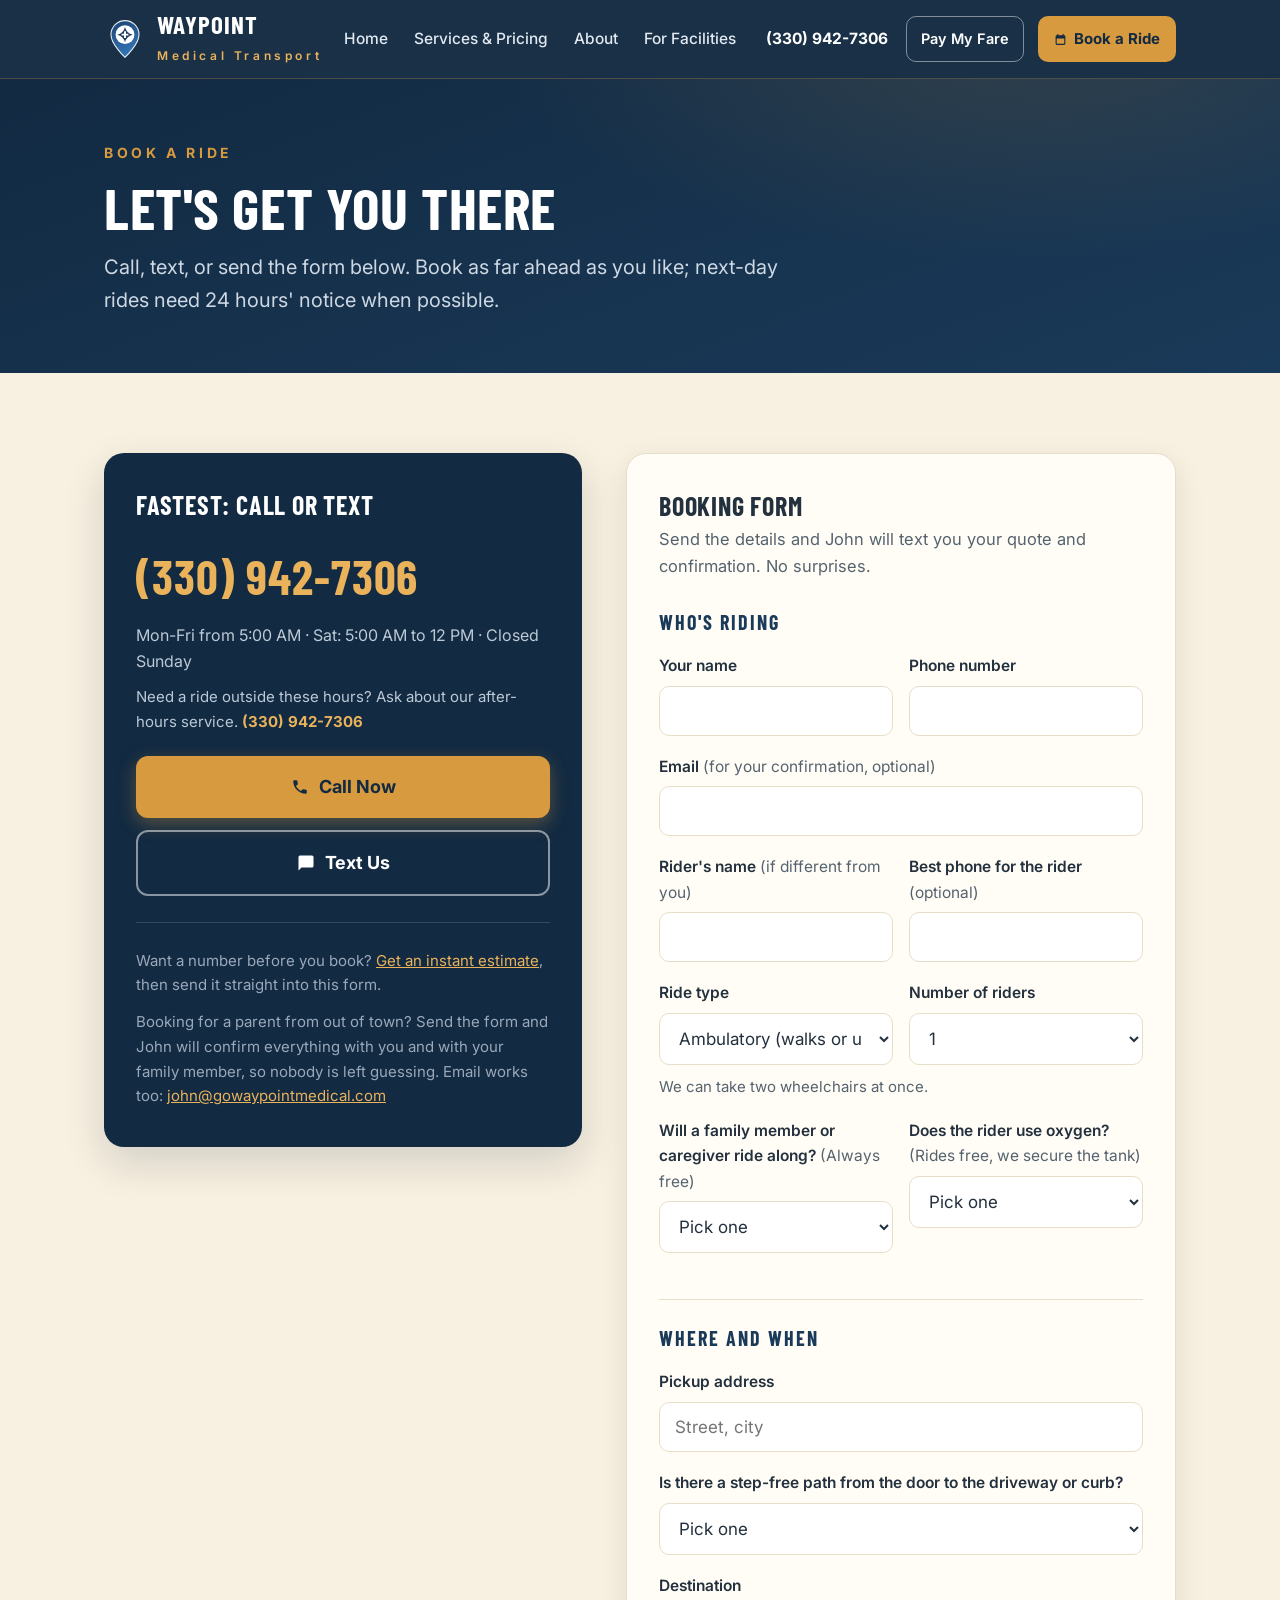
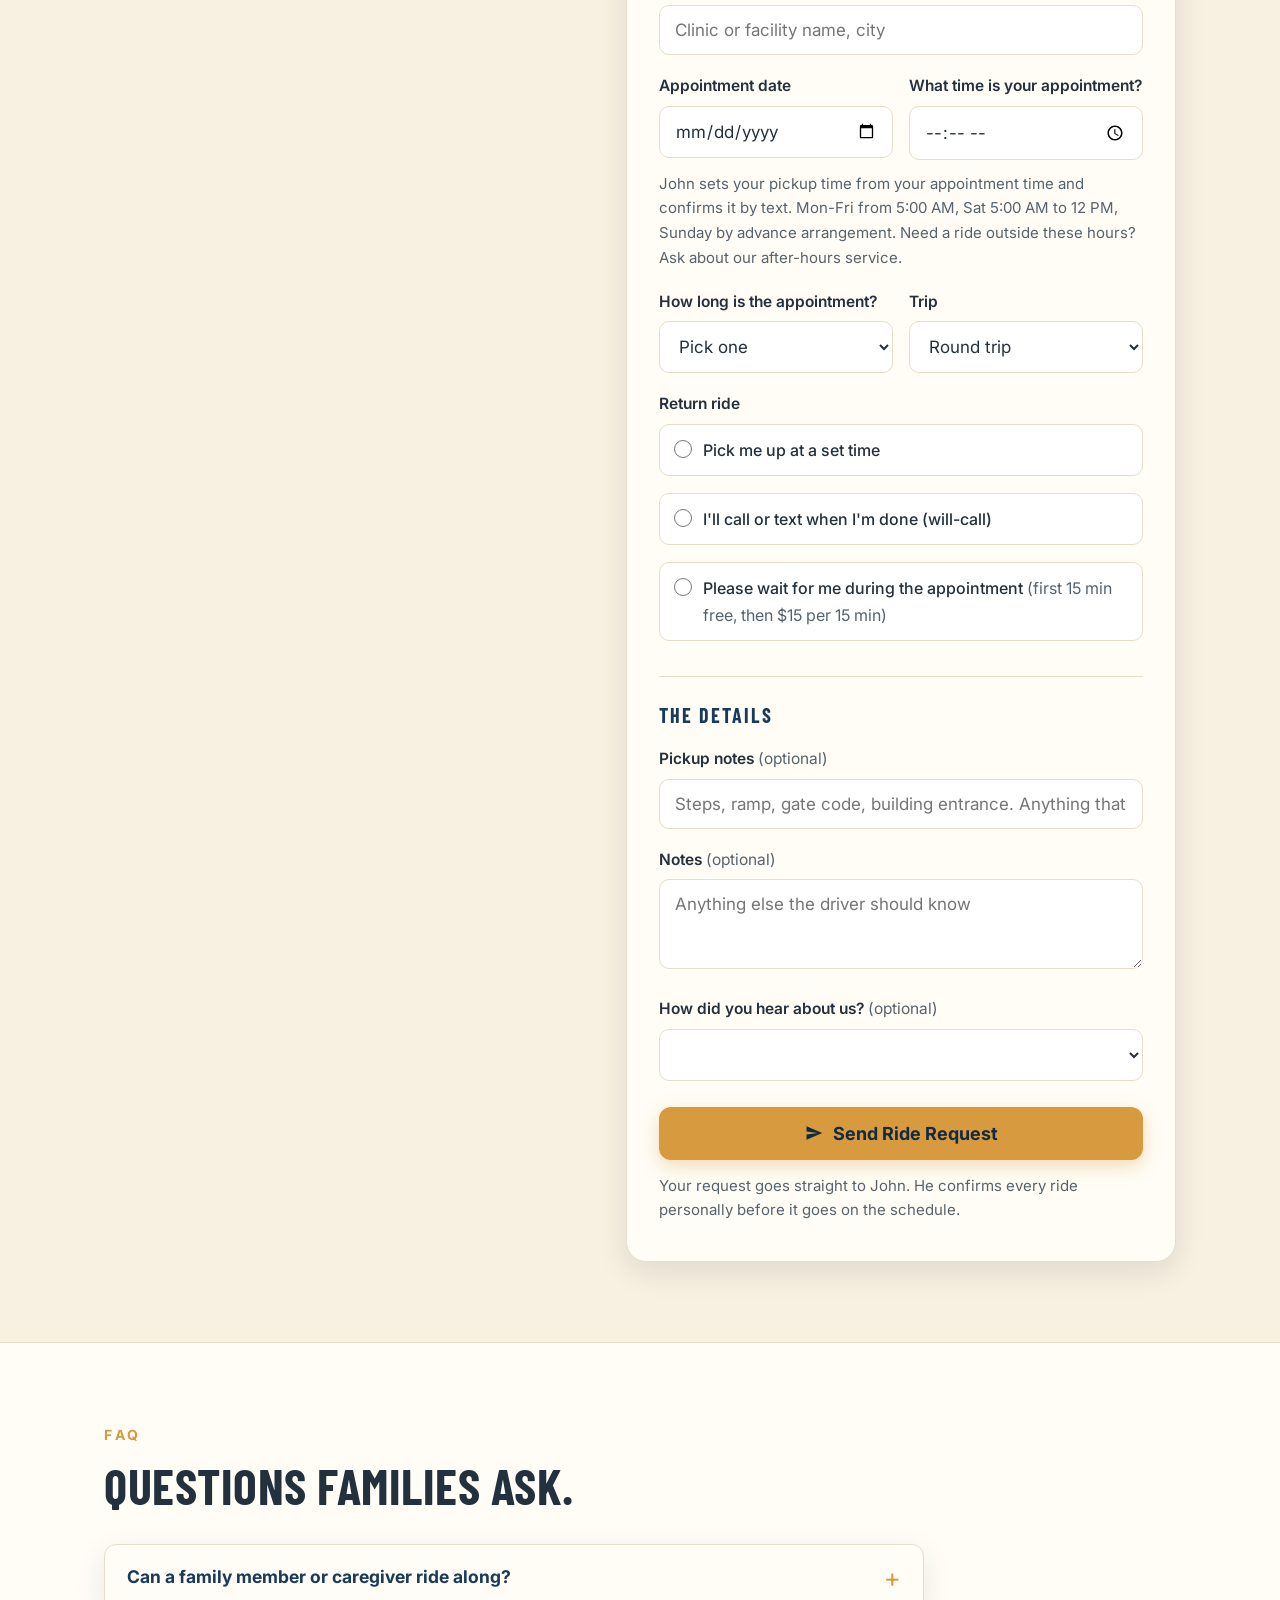
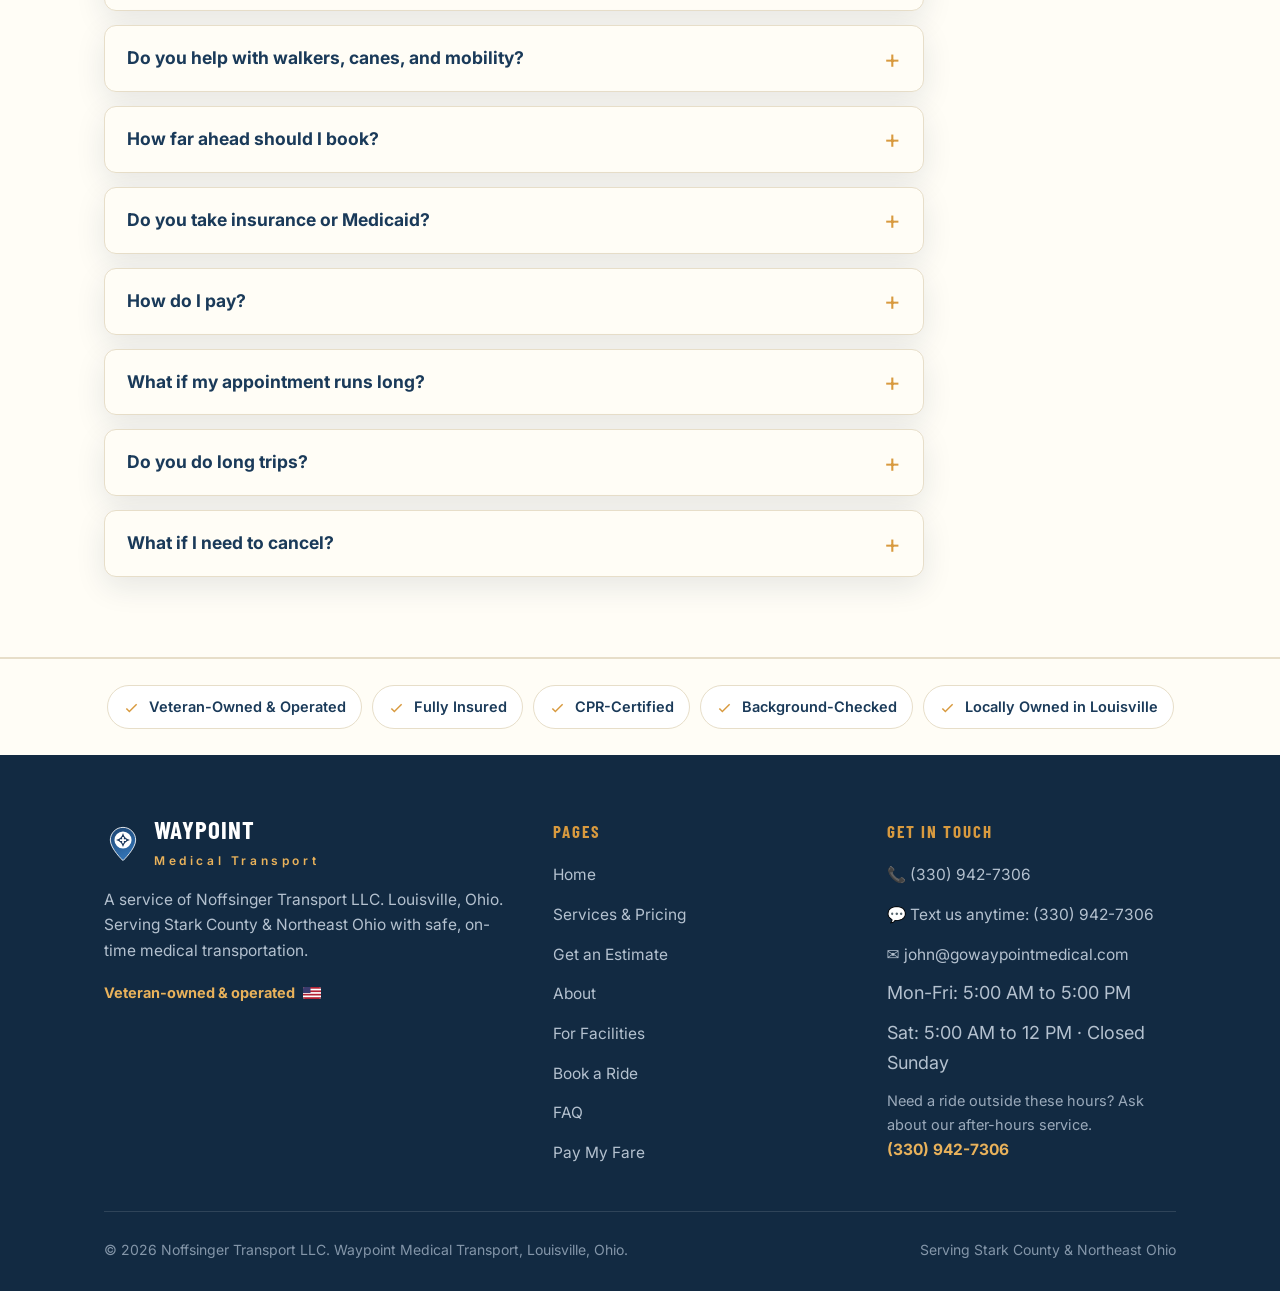
<file: book.html>
<!DOCTYPE html>
<html lang="en">
<head>
<meta charset="UTF-8">
<meta name="viewport" content="width=device-width, initial-scale=1.0">
<title>Book a Ride | Waypoint Medical Transport | Canton &amp; Stark County</title>
<meta name="description" content="Book a medical transport ride in Stark County, Ohio. Call or text (330) 942-7306 or use the booking form. Book any date you like; standing weekly schedules welcome.">
<link rel="icon" type="image/svg+xml" href="favicon.svg">
<link rel="preconnect" href="https://fonts.googleapis.com">
<link rel="preconnect" href="https://fonts.gstatic.com" crossorigin>
<link href="https://fonts.googleapis.com/css2?family=Barlow+Condensed:wght@600;700&family=Inter:wght@400;500;600;700&display=swap" rel="stylesheet">
<meta property="og:type" content="website">
<meta property="og:site_name" content="Waypoint Medical Transport">
<meta property="og:title" content="Book a Ride | Waypoint Medical Transport">
<meta property="og:description" content="Book a medical transport ride in Stark County, Ohio. Call or text (330) 942-7306 or send the booking form. Standing weekly schedules welcome.">
<meta property="og:url" content="https://gowaypointmedical.com/book.html">
<meta property="og:image" content="https://gowaypointmedical.com/og-card.png">
<meta property="og:image:width" content="1200">
<meta property="og:image:height" content="630">
<meta name="twitter:card" content="summary_large_image">
<script type="application/ld+json">
{
  "@context": "https://schema.org",
  "@type": "LocalBusiness",
  "name": "Waypoint Medical Transport",
  "legalName": "Noffsinger Transport LLC",
  "url": "https://gowaypointmedical.com/",
  "telephone": "+13309427306",
  "email": "john@gowaypointmedical.com",
  "image": "https://gowaypointmedical.com/og-card.png",
  "logo": "https://gowaypointmedical.com/logo.png",
  "description": "Non-emergency medical transportation serving Stark County and Northeast Ohio. Door-through-door rides to dialysis, doctor visits, therapy and more.",
  "address": {
    "@type": "PostalAddress",
    "addressLocality": "Louisville",
    "addressRegion": "OH",
    "postalCode": "44641",
    "addressCountry": "US"
  },
  "areaServed": ["Stark County OH", "Summit County OH", "Portage County OH", "Mahoning County OH", "Columbiana County OH", "Carroll County OH", "Tuscarawas County OH", "Wayne County OH", "Louisville OH", "Canton OH", "North Canton OH", "Massillon OH", "Alliance OH", "Hartville OH", "Green OH", "Akron OH"],
  "openingHours": ["Mo-Fr 05:00-17:00", "Sa 05:00-12:00"],
  "priceRange": "$$"
}
</script>
<script async src="https://www.googletagmanager.com/gtag/js?id=G-KY0B6SGPER"></script>
<script>
  window.dataLayer = window.dataLayer || [];
  function gtag(){dataLayer.push(arguments);}
  gtag('js', new Date());
  gtag('config', 'G-KY0B6SGPER');
</script>
<script>(function(w,d,t,r,u){var f,n,i;w[u]=w[u]||[],f=function(){var o={ti:'343269439', enableAutoSpaTracking:true};o.q=w[u],w[u]=new UET(o),w[u].push('pageLoad')},n=d.createElement(t),n.src=r,n.async=1,n.onload=n.onreadystatechange=function(){var s=this.readyState;s&&s!=='loaded'&&s!=='complete'||(f(),n.onload=n.onreadystatechange=null)},i=d.getElementsByTagName(t)[0],i.parentNode.insertBefore(n,i)})(window,document,'script','https://bat.bing.com/bat.js','uetq');</script>
<link rel="stylesheet" href="css/styles.css">
</head>
<body>

<header class="site-header">
  <div class="wrap nav">
    <a class="brand" href="index.html">
      <svg viewBox="0 0 48 48" fill="none" aria-hidden="true">
        <defs><linearGradient id="wpg" x1="12" y1="4" x2="32" y2="44" gradientUnits="userSpaceOnUse"><stop stop-color="#1d4674"/><stop offset="1" stop-color="#3579bd"/></linearGradient></defs><path d="M24 3C15.2 3 8 10.2 8 19c0 11 16 26 16 26s16-15 16-26c0-8.8-7.2-16-16-16z" fill="url(#wpg)" stroke="rgba(255,255,255,0.9)" stroke-width="1.2"/><circle cx="24" cy="19" r="10.8" fill="#fff"/><path d="M24 10.2Q25.7 17.3 32.8 19Q25.7 20.7 24 27.8Q22.3 20.7 15.2 19Q22.3 17.3 24 10.2Z" fill="#1d3a5f"/><path d="M22.9 15.1h2.2v2.8h2.8v2.2h-2.8v2.8h-2.2v-2.8h-2.8v-2.2h2.8z" fill="#fff"/>
      </svg>
      <span>
        <span class="brand-name">Waypoint</span>
        <span class="brand-sub">Medical Transport</span>
      </span>
    </a>
    <button class="nav-toggle" aria-label="Open menu" aria-expanded="false">&#9776;</button>
    <ul class="nav-links">
      <li><a href="index.html">Home</a></li>
      <li><a href="services.html">Services &amp; Pricing</a></li>
      <li><a href="about.html">About</a></li>
      <li><a href="facilities.html">For Facilities</a></li>
      <li class="nav-links-pay"><a href="pay.html">Pay My Fare</a></li>
    </ul>
    <a class="nav-phone" href="tel:+13309427306">(330) 942-7306</a>
    <a class="btn-payfare" href="pay.html">Pay My Fare</a>
    <a class="btn-book" href="book.html">
      <svg width="15" height="15" viewBox="0 0 24 24" fill="currentColor" aria-hidden="true"><path d="M19 4h-1V2h-2v2H8V2H6v2H5a2 2 0 0 0-2 2v14a2 2 0 0 0 2 2h14a2 2 0 0 0 2-2V6a2 2 0 0 0-2-2zm0 16H5V10h14z"/></svg>
      Book a Ride
    </a>
  </div>
</header>

<main>

  <section class="page-hero">
    <div class="wrap">
      <span class="kicker">Book a Ride</span>
      <h1>Let's Get You There</h1>
      <p>Call, text, or send the form below. Book as far ahead as you like; next-day rides need 24 hours' notice when possible.</p>
    </div>
  </section>

  <section class="section">
    <div class="wrap">
      <div id="sent-banner" class="sent-banner">Request received! John will text you with your quote and confirmation, within the hour during business hours (Mon-Fri from 5 AM, Sat 5 AM to 12 PM). Requests sent overnight get a reply first thing in the morning. Nothing is booked until you hear from him.</div>
      <div id="pay-lock" class="pay-lock">
        <h3>Pay now to lock in your ride</h3>
        <div class="amt" id="pay-amt">$0.00</div>
        <p>Pay now to lock in your ride. John confirms your exact fare. If the mileage differs from your estimate, he'll text you before your trip and adjust up or down. No surprises.</p>
        <div class="pay-actions">
          <a class="btn btn-gold" id="pay-btn" href="https://square.link/u/P3G8dWrl" target="_blank" rel="noopener">Pay with Square</a>
          <button type="button" class="btn btn-copy" id="copy-amt">Copy the amount</button>
        </div>
        <p>Square asks you to type the amount. Copy it here, then paste it on the Square page. Your receipt is emailed automatically.</p>
      </div>
      <div class="contact-grid">

        <div class="contact-card">
          <h3>Fastest: Call or Text</h3>
          <a class="contact-big-phone" href="tel:+13309427306">(330) 942-7306</a>
          <p class="hours">Mon-Fri from 5:00 AM &middot; Sat: 5:00 AM to 12 PM &middot; Closed Sunday</p>
          <p class="after-hours">Need a ride outside these hours? Ask about our after-hours service. <a href="tel:+13309427306">(330) 942-7306</a></p>
          <div class="contact-actions">
            <a class="btn btn-gold" href="tel:+13309427306">
              <svg width="18" height="18" viewBox="0 0 24 24" fill="currentColor" aria-hidden="true"><path d="M6.6 10.8c1.4 2.8 3.8 5.1 6.6 6.6l2.2-2.2c.3-.3.7-.4 1-.2 1.1.4 2.3.6 3.6.6.6 0 1 .4 1 1V20c0 .6-.4 1-1 1C10.6 21 3 13.4 3 4c0-.6.4-1 1-1h3.5c.6 0 1 .4 1 1 0 1.2.2 2.4.6 3.6.1.3 0 .7-.2 1l-2.3 2.2z"/></svg>
              Call Now
            </a>
            <a class="btn btn-ghost" href="sms:+13309427306">
              <svg width="18" height="18" viewBox="0 0 24 24" fill="currentColor" aria-hidden="true"><path d="M20 2H4a2 2 0 0 0-2 2v18l4-4h14a2 2 0 0 0 2-2V4a2 2 0 0 0-2-2z"/></svg>
              Text Us
            </a>
          </div>
          <hr class="contact-divider">
          <p class="fine">Want a number before you book? <a href="estimate.html">Get an instant estimate</a>, then send it straight into this form.</p>
          <p class="fine" style="margin-top: 12px;">Booking for a parent from out of town? Send the form and John will confirm everything with you and with your family member, so nobody is left guessing. Email works too: <a href="mailto:john@gowaypointmedical.com">john@gowaypointmedical.com</a></p>
        </div>

        <div class="form-panel">
          <h3>Booking Form</h3>
          <p>Send the details and John will text you your quote and confirmation. No surprises.</p>
          <form id="ride-form" method="POST">
            <input type="text" name="_honey" class="honey-field" tabindex="-1" autocomplete="off">
            <input type="hidden" name="_form" value="booking">
            <input type="hidden" id="h-est" name="Estimated fare (from the website estimator)" disabled>
            <input type="hidden" id="h-detail" name="Estimate details" disabled>
            <input type="hidden" id="h-miles" name="Miles one way (entered by rider)" disabled>

            <div id="est-card" class="est-card">
              <div class="est-amt">$0.00</div>
              <p><span class="est-sum"></span> John confirms your exact fare when you book. No surprises. <a href="estimate.html">Change the estimate</a></p>
            </div>

            <div class="form-group first">
              <h4>Who's riding</h4>
              <div class="field-row">
                <div class="field">
                  <label for="f-name">Your name</label>
                  <input id="f-name" name="Name" type="text" required autocomplete="name">
                </div>
                <div class="field">
                  <label for="f-phone">Phone number</label>
                  <input id="f-phone" name="Phone" type="tel" required autocomplete="tel">
                </div>
              </div>
              <div class="field">
                <label for="f-email">Email <span class="opt">(for your confirmation, optional)</span></label>
                <input id="f-email" name="email" type="email" autocomplete="email">
              </div>
              <div class="field-row">
                <div class="field">
                  <label for="f-rider">Rider's name <span class="opt">(if different from you)</span></label>
                  <input id="f-rider" name="Rider name (if different)" type="text">
                </div>
                <div class="field">
                  <label for="f-rider-phone">Best phone for the rider <span class="opt">(optional)</span></label>
                  <input id="f-rider-phone" name="Rider phone" type="tel">
                </div>
              </div>
              <div class="field-row">
                <div class="field">
                  <label for="f-ridetype">Ride type</label>
                  <select id="f-ridetype" name="Ride type">
                    <option>Ambulatory (walks or uses a walker)</option>
                    <option>Wheelchair</option>
                  </select>
                </div>
                <div class="field">
                  <label for="f-riders">Number of riders</label>
                  <select id="f-riders" name="Number of riders">
                    <option>1</option>
                    <option>2</option>
                    <option>3</option>
                  </select>
                </div>
              </div>
              <p class="form-hint" style="margin: -8px 0 18px;">We can take two wheelchairs at once.</p>
              <div class="field" id="f-wctype-wrap" hidden>
                <label for="f-wctype">What kind of wheelchair does the rider use?</label>
                <select id="f-wctype" name="Wheelchair type">
                  <option value="">Pick one</option>
                  <option>Manual wheelchair (someone pushes it)</option>
                  <option>Transport chair (small wheels)</option>
                  <option>Power wheelchair (motorized)</option>
                  <option>Heavy duty or bariatric</option>
                  <option>Mobility scooter</option>
                  <option>They don't have one and need one provided</option>
                  <option>Not sure</option>
                </select>
                <p class="form-hint" style="margin-top: 8px;">This helps us make sure the right equipment is ready for you.</p>
              </div>
              <div class="field-row">
                <div class="field">
                  <label for="f-caregiver">Will a family member or caregiver ride along? <span class="opt">(Always free)</span></label>
                  <select id="f-caregiver" name="Caregiver riding along" required>
                    <option value="">Pick one</option>
                    <option>Yes</option>
                    <option>No</option>
                  </select>
                </div>
                <div class="field">
                  <label for="f-oxygen">Does the rider use oxygen? <span class="opt">(Rides free, we secure the tank)</span></label>
                  <select id="f-oxygen" name="Rider uses oxygen" required>
                    <option value="">Pick one</option>
                    <option>Yes</option>
                    <option>No</option>
                  </select>
                </div>
              </div>
            </div>

            <div class="form-group">
              <h4>Where and when</h4>
              <div class="field">
                <label for="f-pickup">Pickup address</label>
                <input id="f-pickup" name="Pickup address" type="text" required placeholder="Street, city">
              </div>
              <div class="field">
                <label for="f-steps">Is there a step-free path from the door to the driveway or curb?</label>
                <select id="f-steps" name="Step-free path to the vehicle" required>
                  <option value="">Pick one</option>
                  <option>Yes, step free</option>
                  <option>1 to 2 steps</option>
                  <option>3 or more steps</option>
                  <option>Not sure</option>
                </select>
              </div>
              <div class="field">
                <label for="f-dest">Destination</label>
                <input id="f-dest" name="Destination" type="text" required placeholder="Clinic or facility name, city">
              </div>
              <div class="field-row">
                <div class="field">
                  <label for="f-date">Appointment date</label>
                  <input id="f-date" name="Appointment date" type="date" required>
                </div>
                <div class="field">
                  <label for="f-time">What time is your appointment?</label>
                  <input id="f-time" type="time" required>
                  <input type="hidden" id="f-time-out" name="Appointment time">
                </div>
              </div>
              <p class="form-hint" id="day-note" style="margin: -6px 0 18px;">John sets your pickup time from your appointment time and confirms it by text. Mon-Fri from 5:00 AM, Sat 5:00 AM to 12 PM, Sunday by advance arrangement. Need a ride outside these hours? Ask about our after-hours service.</p>
              <div class="field-row">
                <div class="field">
                  <label for="f-length">How long is the appointment?</label>
                  <select id="f-length" name="Appointment length" required>
                    <option value="">Pick one</option>
                    <option>About 1 hour</option>
                    <option>About 2 hours</option>
                    <option>3+ hours</option>
                    <option>Not sure</option>
                  </select>
                </div>
                <div class="field">
                  <label for="f-trip">Trip</label>
                  <select id="f-trip" name="Trip">
                    <option>Round trip</option>
                    <option>One-way</option>
                    <option>Recurring / standing schedule</option>
                  </select>
                </div>
              </div>
              <div class="field" id="return-ride">
                <label>Return ride</label>
                <div class="radio-list">
                  <label><input type="radio" name="Return ride" value="Pick me up at a set time"> Pick me up at a set time</label>
                  <label><input type="radio" name="Return ride" value="I'll call or text when I'm done (will-call)"> I'll call or text when I'm done (will-call)</label>
                  <label><input type="radio" name="Return ride" value="Please wait for me during the appointment"> <span>Please wait for me during the appointment <span class="opt">(first 15 min free, then $15 per 15 min)</span></span></label>
                </div>
              </div>
            </div>

            <div class="form-group">
              <h4>The details</h4>
              <div class="field">
                <label for="f-pickupnotes">Pickup notes <span class="opt">(optional)</span></label>
                <input id="f-pickupnotes" name="Pickup notes" type="text" placeholder="Steps, ramp, gate code, building entrance. Anything that helps us find you.">
              </div>
              <div class="field">
                <label for="f-notes">Notes <span class="opt">(optional)</span></label>
                <textarea id="f-notes" name="Notes" rows="3" placeholder="Anything else the driver should know"></textarea>
              </div>
              <div class="field">
                <label for="f-hear">How did you hear about us? <span class="opt">(optional)</span></label>
                <select id="f-hear" name="How did you hear about us">
                  <option value=""></option>
                  <option>Google</option>
                  <option>Facebook</option>
                  <option>My facility recommended you</option>
                  <option>A friend or family member</option>
                  <option>Other</option>
                </select>
              </div>
            </div>

            <div class="captcha-slot" id="book-captcha" hidden></div>
            <button type="submit" class="btn btn-gold" style="width: 100%; margin-top: 8px;">
              <svg width="18" height="18" viewBox="0 0 24 24" fill="currentColor" aria-hidden="true"><path d="M2 21l21-9L2 3v7l15 2-15 2z"/></svg>
              Send Ride Request
            </button>
            <p class="form-status" id="book-status" hidden></p>
            <p class="form-hint">Your request goes straight to John. He confirms every ride personally before it goes on the schedule.</p>
          </form>
        </div>

      </div>
    </div>
  </section>

  <!-- ================= FAQ ================= -->
  <section class="section section-paper" id="faq">
    <div class="wrap">
      <span class="kicker">FAQ</span>
      <h2>Questions families ask.</h2>
      <div class="faq" style="margin-top: 32px;">
        <details>
          <summary>Can a family member or caregiver ride along?</summary>
          <p>Yes. Always, and always free.</p>
        </details>
        <details>
          <summary>Do you help with walkers, canes, and mobility?</summary>
          <p>Absolutely. Door-through-door assistance is included with every ride, and our driver is trained in patient care and transfers.</p>
        </details>
        <details>
          <summary>How far ahead should I book?</summary>
          <p>Book as far ahead as you like. For next-day rides, 24 hours' notice is ideal. Standing weekly schedules (like dialysis) can be set up once and never thought about again.</p>
        </details>
        <details>
          <summary>Do you take insurance or Medicaid?</summary>
          <p>We accept private pay and all major cards today.</p>
        </details>
        <details>
          <summary>How do I pay?</summary>
          <p>By card when you book. You or a family member can pay from anywhere using our <a href="pay.html">Pay My Fare</a> page. Cash accepted in person. Want to know the number first? <a href="estimate.html">Get an instant estimate.</a></p>
        </details>
        <details>
          <summary>What if my appointment runs long?</summary>
          <p>We build flexibility into every pickup. For short visits we can wait on-site; for longer treatments we return when you call. No stress, no rush.</p>
        </details>
        <details>
          <summary>Do you do long trips?</summary>
          <p>Yes. Cleveland, Akron, Columbus specialist visits and more, by arrangement.</p>
        </details>
        <details>
          <summary>What if I need to cancel?</summary>
          <p>More than 24 hours ahead: free. Same-day cancellation: $25. If we arrive and the ride is a no-show, the base fare applies. Life happens, so every customer gets one "oops" waived per year.</p>
        </details>
      </div>
    </div>
  </section>

</main>

<section class="trust-strip" aria-label="Why families trust Waypoint">
  <div class="wrap">
    <ul class="badge-row">
      <li><svg viewBox="0 0 24 24" fill="currentColor" aria-hidden="true"><path d="M9 16.2l-3.5-3.5L4 14.2 9 19.2 20 8.2l-1.5-1.5z"/></svg>Veteran-Owned &amp; Operated</li>
      <li><svg viewBox="0 0 24 24" fill="currentColor" aria-hidden="true"><path d="M9 16.2l-3.5-3.5L4 14.2 9 19.2 20 8.2l-1.5-1.5z"/></svg>Fully Insured</li>
      <li><svg viewBox="0 0 24 24" fill="currentColor" aria-hidden="true"><path d="M9 16.2l-3.5-3.5L4 14.2 9 19.2 20 8.2l-1.5-1.5z"/></svg>CPR-Certified</li>
      <li><svg viewBox="0 0 24 24" fill="currentColor" aria-hidden="true"><path d="M9 16.2l-3.5-3.5L4 14.2 9 19.2 20 8.2l-1.5-1.5z"/></svg>Background-Checked</li>
      <li><svg viewBox="0 0 24 24" fill="currentColor" aria-hidden="true"><path d="M9 16.2l-3.5-3.5L4 14.2 9 19.2 20 8.2l-1.5-1.5z"/></svg>Locally Owned in Louisville</li>
    </ul>
  </div>
</section>

<footer class="site-footer">
  <div class="wrap">
    <div class="footer-grid">
      <div>
        <div class="footer-brand">
          <svg viewBox="0 0 48 48" fill="none" aria-hidden="true">
            <defs><linearGradient id="wpg" x1="12" y1="4" x2="32" y2="44" gradientUnits="userSpaceOnUse"><stop stop-color="#1d4674"/><stop offset="1" stop-color="#3579bd"/></linearGradient></defs><path d="M24 3C15.2 3 8 10.2 8 19c0 11 16 26 16 26s16-15 16-26c0-8.8-7.2-16-16-16z" fill="url(#wpg)" stroke="rgba(255,255,255,0.9)" stroke-width="1.2"/><circle cx="24" cy="19" r="10.8" fill="#fff"/><path d="M24 10.2Q25.7 17.3 32.8 19Q25.7 20.7 24 27.8Q22.3 20.7 15.2 19Q22.3 17.3 24 10.2Z" fill="#1d3a5f"/><path d="M22.9 15.1h2.2v2.8h2.8v2.2h-2.8v2.8h-2.2v-2.8h-2.8v-2.2h2.8z" fill="#fff"/>
          </svg>
          <span>
            <span class="brand-name">Waypoint</span>
            <span class="brand-sub">Medical Transport</span>
          </span>
        </div>
        <p>A service of Noffsinger Transport LLC. Louisville, Ohio. Serving Stark County &amp; Northeast Ohio with safe, on-time medical transportation.</p>
        <span class="footer-vet">Veteran-owned &amp; operated <svg width="18" height="12" viewBox="0 0 18 12" style="border-radius:2px" aria-hidden="true"><rect width="18" height="12" fill="#fff"/><g fill="#b22234"><rect y="0" width="18" height="1.7"/><rect y="3.4" width="18" height="1.7"/><rect y="6.8" width="18" height="1.7"/><rect y="10.2" width="18" height="1.8"/></g><rect width="7.5" height="6" fill="#3c3b6e"/></svg></span>
      </div>
      <div>
        <h4>Pages</h4>
        <ul>
          <li><a href="index.html">Home</a></li>
          <li><a href="services.html">Services &amp; Pricing</a></li>
          <li><a href="estimate.html">Get an Estimate</a></li>
          <li><a href="about.html">About</a></li>
          <li><a href="facilities.html">For Facilities</a></li>
          <li><a href="book.html">Book a Ride</a></li>
          <li><a href="book.html#faq">FAQ</a></li>
          <li><a href="pay.html">Pay My Fare</a></li>
        </ul>
      </div>
      <div>
        <h4>Get in Touch</h4>
        <ul>
          <li><a href="tel:+13309427306">&#128222; (330) 942-7306</a></li>
          <li><a href="sms:+13309427306">&#128172; Text us anytime: (330) 942-7306</a></li>
          <li><a href="mailto:john@gowaypointmedical.com">&#9993;&#65039; john@gowaypointmedical.com</a></li>
          <li>Mon-Fri: 5:00 AM to 5:00 PM</li>
          <li>Sat: 5:00 AM to 12 PM &middot; Closed Sunday</li>
          <li class="after-hours">Need a ride outside these hours? Ask about our after-hours service. <a href="tel:+13309427306">(330) 942-7306</a></li>
        </ul>
      </div>
    </div>
    <div class="footer-legal">
      <span>&copy; <span id="year">2026</span> Noffsinger Transport LLC. Waypoint Medical Transport, Louisville, Ohio.</span>
      <span>Serving Stark County &amp; Northeast Ohio</span>
    </div>
  </div>
</footer>

<div class="mobile-cta">
  <a class="m-call" href="tel:+13309427306">
    <svg width="17" height="17" viewBox="0 0 24 24" fill="currentColor" aria-hidden="true"><path d="M6.6 10.8c1.4 2.8 3.8 5.1 6.6 6.6l2.2-2.2c.3-.3.7-.4 1-.2 1.1.4 2.3.6 3.6.6.6 0 1 .4 1 1V20c0 .6-.4 1-1 1C10.6 21 3 13.4 3 4c0-.6.4-1 1-1h3.5c.6 0 1 .4 1 1 0 1.2.2 2.4.6 3.6.1.3 0 .7-.2 1l-2.3 2.2z"/></svg>
    Call
  </a>
  <a class="m-text" href="sms:+13309427306">
    <svg width="17" height="17" viewBox="0 0 24 24" fill="currentColor" aria-hidden="true"><path d="M20 2H4a2 2 0 0 0-2 2v18l4-4h14a2 2 0 0 0 2-2V4a2 2 0 0 0-2-2z"/></svg>
    Text
  </a>
  <a class="m-book" href="#top">Book a Ride</a>
</div>

<script src="js/forms-config.js"></script>
<script src="js/main.js"></script>
</body>
</html>
</file>
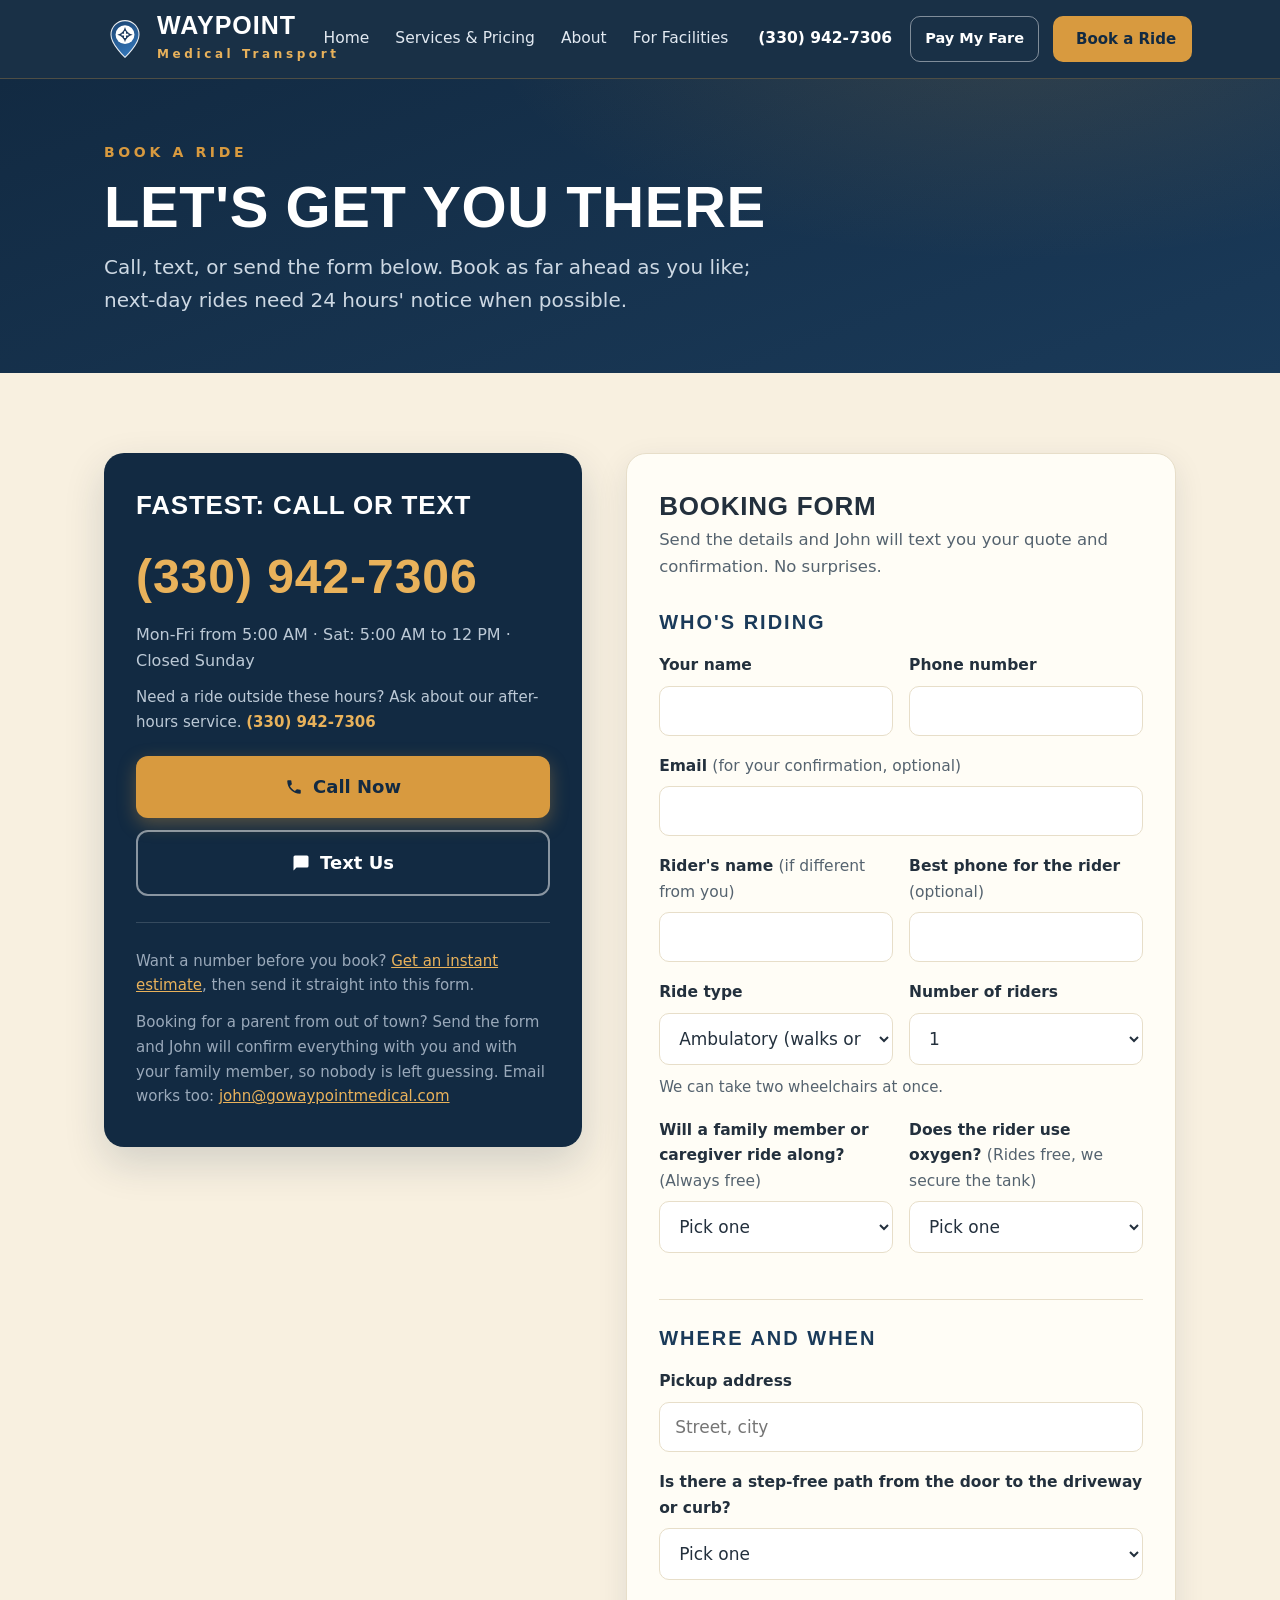
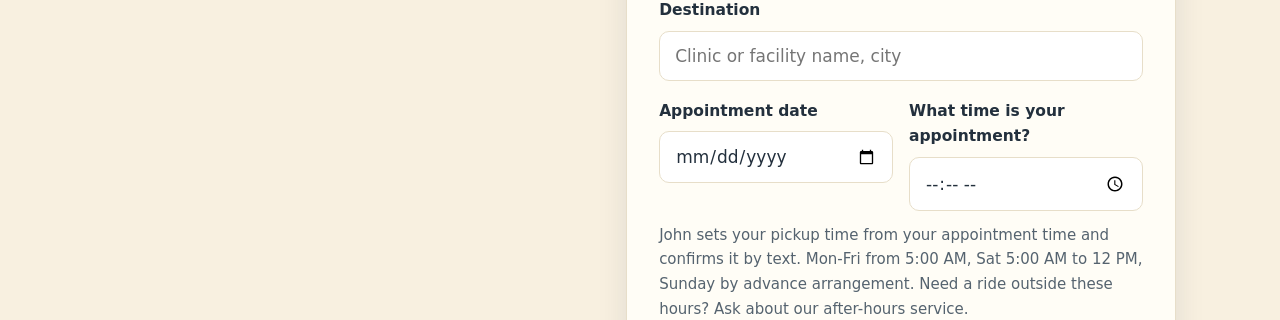
<file: contact.html>
<!DOCTYPE html>
<html lang="en">
<head>
<meta charset="UTF-8">
<meta http-equiv="refresh" content="0; url=book.html">
<link rel="canonical" href="book.html">
<title>Book a Ride | Waypoint Medical Transport</title>
</head>
<body>
<p>This page has moved. <a href="book.html">Book a ride here</a>.</p>
</body>
</html>
</file>
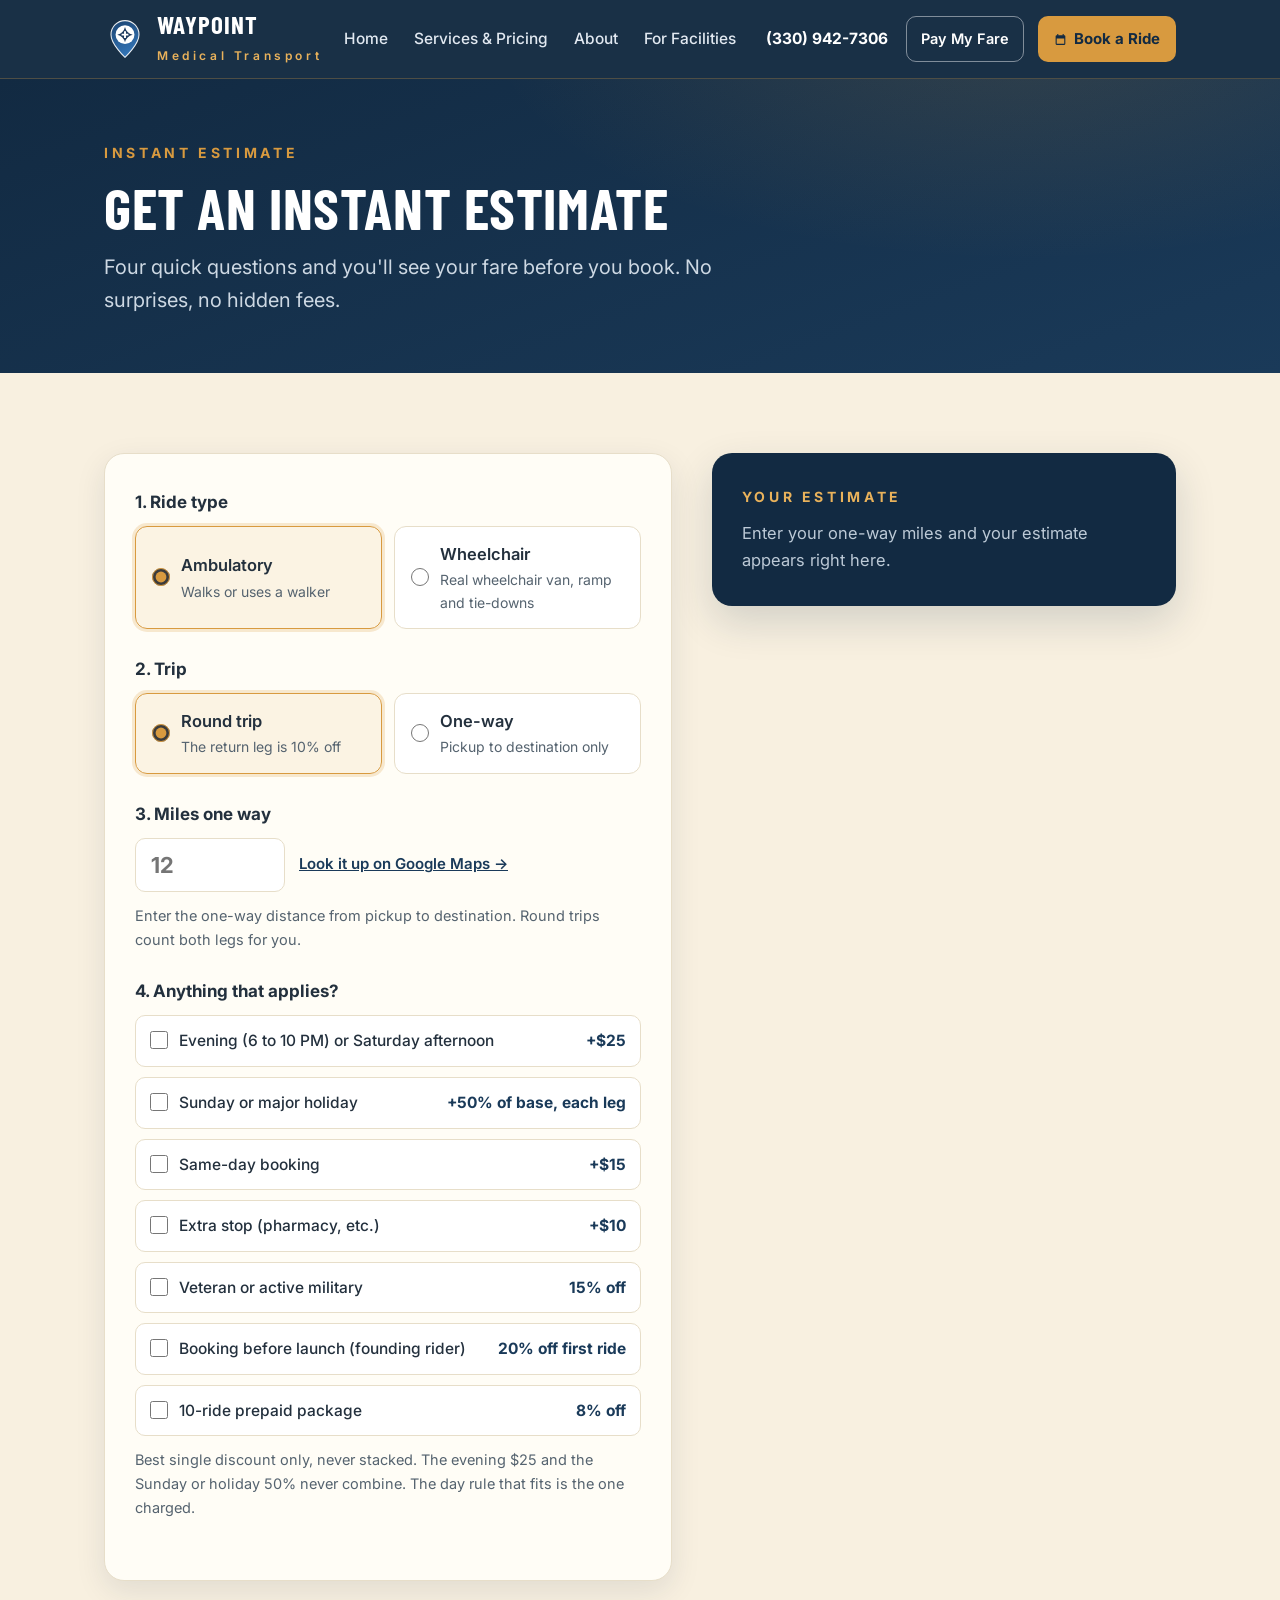
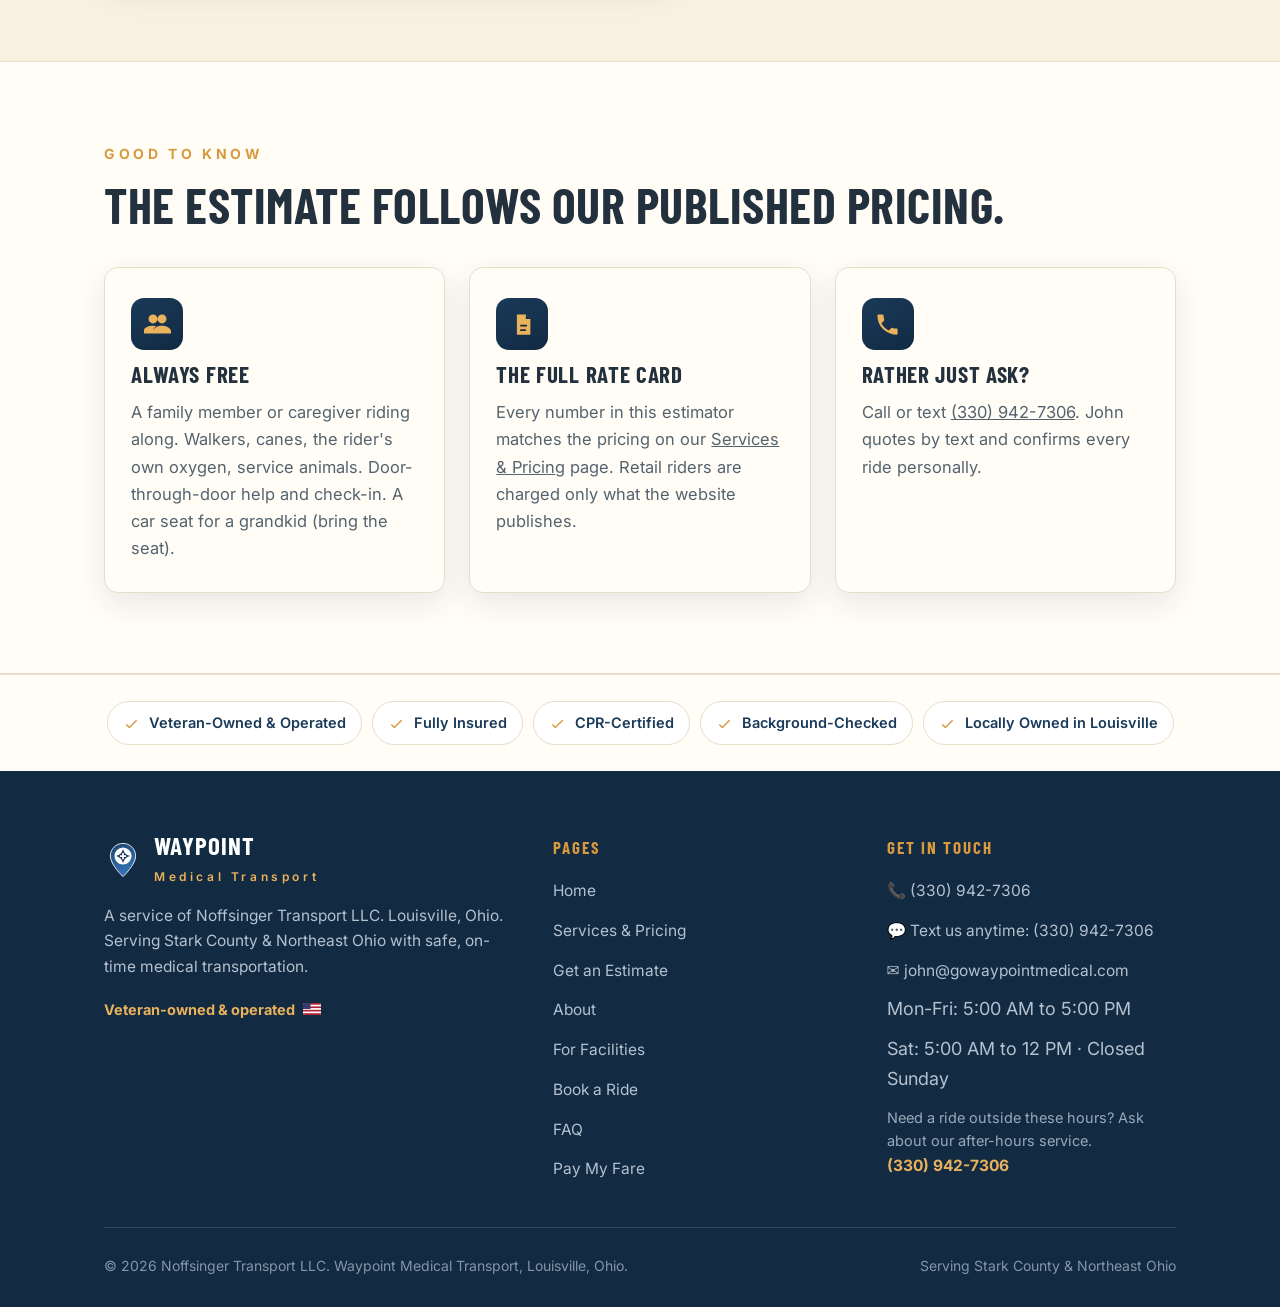
<file: estimate.html>
<!DOCTYPE html>
<html lang="en">
<head>
<meta charset="UTF-8">
<meta name="viewport" content="width=device-width, initial-scale=1.0">
<title>Instant Fare Estimate | Waypoint Medical Transport | Stark County NEMT</title>
<meta name="description" content="See your medical transport fare before you book. Wheelchair and ambulatory rides across Stark County, Ohio, with honest published pricing. Get an instant estimate, then book in one tap.">
<link rel="icon" type="image/svg+xml" href="favicon.svg">
<link rel="preconnect" href="https://fonts.googleapis.com">
<link rel="preconnect" href="https://fonts.gstatic.com" crossorigin>
<link href="https://fonts.googleapis.com/css2?family=Barlow+Condensed:wght@600;700&family=Inter:wght@400;500;600;700&display=swap" rel="stylesheet">
<meta property="og:type" content="website">
<meta property="og:site_name" content="Waypoint Medical Transport">
<meta property="og:title" content="Get an Instant Estimate | Waypoint Medical Transport">
<meta property="og:description" content="See your fare before you book. Honest published pricing for wheelchair and ambulatory rides across Stark County, Ohio.">
<meta property="og:url" content="https://gowaypointmedical.com/estimate.html">
<meta property="og:image" content="https://gowaypointmedical.com/og-card.png">
<meta property="og:image:width" content="1200">
<meta property="og:image:height" content="630">
<meta name="twitter:card" content="summary_large_image">
<script type="application/ld+json">
{
  "@context": "https://schema.org",
  "@type": "LocalBusiness",
  "name": "Waypoint Medical Transport",
  "legalName": "Noffsinger Transport LLC",
  "url": "https://gowaypointmedical.com/",
  "telephone": "+13309427306",
  "email": "john@gowaypointmedical.com",
  "image": "https://gowaypointmedical.com/og-card.png",
  "logo": "https://gowaypointmedical.com/logo.png",
  "description": "Non-emergency medical transportation serving Stark County and Northeast Ohio. Door-through-door rides to dialysis, doctor visits, therapy and more.",
  "address": {
    "@type": "PostalAddress",
    "addressLocality": "Louisville",
    "addressRegion": "OH",
    "postalCode": "44641",
    "addressCountry": "US"
  },
  "areaServed": ["Stark County OH", "Summit County OH", "Portage County OH", "Mahoning County OH", "Columbiana County OH", "Carroll County OH", "Tuscarawas County OH", "Wayne County OH", "Louisville OH", "Canton OH", "North Canton OH", "Massillon OH", "Alliance OH", "Hartville OH", "Green OH", "Akron OH"],
  "openingHours": ["Mo-Fr 05:00-17:00", "Sa 05:00-12:00"],
  "priceRange": "$$"
}
</script>
<script async src="https://www.googletagmanager.com/gtag/js?id=G-KY0B6SGPER"></script>
<script>
  window.dataLayer = window.dataLayer || [];
  function gtag(){dataLayer.push(arguments);}
  gtag('js', new Date());
  gtag('config', 'G-KY0B6SGPER');
</script>
<script>(function(w,d,t,r,u){var f,n,i;w[u]=w[u]||[],f=function(){var o={ti:'343269439', enableAutoSpaTracking:true};o.q=w[u],w[u]=new UET(o),w[u].push('pageLoad')},n=d.createElement(t),n.src=r,n.async=1,n.onload=n.onreadystatechange=function(){var s=this.readyState;s&&s!=='loaded'&&s!=='complete'||(f(),n.onload=n.onreadystatechange=null)},i=d.getElementsByTagName(t)[0],i.parentNode.insertBefore(n,i)})(window,document,'script','https://bat.bing.com/bat.js','uetq');</script>
<link rel="stylesheet" href="css/styles.css">
</head>
<body>

<header class="site-header">
  <div class="wrap nav">
    <a class="brand" href="index.html">
      <svg viewBox="0 0 48 48" fill="none" aria-hidden="true">
        <defs><linearGradient id="wpg" x1="12" y1="4" x2="32" y2="44" gradientUnits="userSpaceOnUse"><stop stop-color="#1d4674"/><stop offset="1" stop-color="#3579bd"/></linearGradient></defs><path d="M24 3C15.2 3 8 10.2 8 19c0 11 16 26 16 26s16-15 16-26c0-8.8-7.2-16-16-16z" fill="url(#wpg)" stroke="rgba(255,255,255,0.9)" stroke-width="1.2"/><circle cx="24" cy="19" r="10.8" fill="#fff"/><path d="M24 10.2Q25.7 17.3 32.8 19Q25.7 20.7 24 27.8Q22.3 20.7 15.2 19Q22.3 17.3 24 10.2Z" fill="#1d3a5f"/><path d="M22.9 15.1h2.2v2.8h2.8v2.2h-2.8v2.8h-2.2v-2.8h-2.8v-2.2h2.8z" fill="#fff"/>
      </svg>
      <span>
        <span class="brand-name">Waypoint</span>
        <span class="brand-sub">Medical Transport</span>
      </span>
    </a>
    <button class="nav-toggle" aria-label="Open menu" aria-expanded="false">&#9776;</button>
    <ul class="nav-links">
      <li><a href="index.html">Home</a></li>
      <li><a href="services.html">Services &amp; Pricing</a></li>
      <li><a href="about.html">About</a></li>
      <li><a href="facilities.html">For Facilities</a></li>
      <li class="nav-links-pay"><a href="pay.html">Pay My Fare</a></li>
    </ul>
    <a class="nav-phone" href="tel:+13309427306">(330) 942-7306</a>
    <a class="btn-payfare" href="pay.html">Pay My Fare</a>
    <a class="btn-book" href="book.html">
      <svg width="15" height="15" viewBox="0 0 24 24" fill="currentColor" aria-hidden="true"><path d="M19 4h-1V2h-2v2H8V2H6v2H5a2 2 0 0 0-2 2v14a2 2 0 0 0 2 2h14a2 2 0 0 0 2-2V6a2 2 0 0 0-2-2zm0 16H5V10h14z"/></svg>
      Book a Ride
    </a>
  </div>
</header>

<main>

  <section class="page-hero">
    <div class="wrap">
      <span class="kicker">Instant Estimate</span>
      <h1>Get an Instant Estimate</h1>
      <p>Four quick questions and you'll see your fare before you book. No surprises, no hidden fees.</p>
    </div>
  </section>

  <section class="section">
    <div class="wrap">
      <div class="est-grid">

        <form id="est-form" class="est-panel" novalidate>
          <div class="est-q">
            <span class="q">1. Ride type</span>
            <div class="choice-row">
              <label class="choice"><input type="radio" name="ride" value="amb" checked> <span>Ambulatory<small>Walks or uses a walker</small></span></label>
              <label class="choice"><input type="radio" name="ride" value="wc"> <span>Wheelchair<small>Real wheelchair van, ramp and tie-downs</small></span></label>
            </div>
          </div>

          <div class="est-q">
            <span class="q">2. Trip</span>
            <div class="choice-row">
              <label class="choice"><input type="radio" name="trip" value="round" checked> <span>Round trip<small>The return leg is 10% off</small></span></label>
              <label class="choice"><input type="radio" name="trip" value="one"> <span>One-way<small>Pickup to destination only</small></span></label>
            </div>
          </div>

          <div class="est-q">
            <label class="q" for="miles">3. Miles one way</label>
            <div class="miles-row">
              <input id="miles" type="number" min="0" step="1" inputmode="numeric" placeholder="12">
              <a class="maps-link" href="https://www.google.com/maps/dir/?api=1" target="_blank" rel="noopener">Look it up on Google Maps &rarr;</a>
            </div>
            <p class="check-note">Enter the one-way distance from pickup to destination. Round trips count both legs for you.</p>
          </div>

          <div class="est-q">
            <span class="q">4. Anything that applies?</span>
            <div class="check-list">
              <label><input type="checkbox" id="o-evening"> <span>Evening (6 to 10 PM) or Saturday afternoon</span><span class="tag">+$25</span></label>
              <label><input type="checkbox" id="o-sunday"> <span>Sunday or major holiday</span><span class="tag">+50% of base, each leg</span></label>
              <label><input type="checkbox" id="o-sameday"> <span>Same-day booking</span><span class="tag">+$15</span></label>
              <label><input type="checkbox" id="o-extra"> <span>Extra stop (pharmacy, etc.)</span><span class="tag">+$10</span></label>
              <label><input type="checkbox" id="o-vet"> <span>Veteran or active military</span><span class="tag">15% off</span></label>
              <label><input type="checkbox" id="o-founding"> <span>Booking before launch (founding rider)</span><span class="tag">20% off first ride</span></label>
              <label><input type="checkbox" id="o-pack"> <span>10-ride prepaid package</span><span class="tag">8% off</span></label>
            </div>
            <p class="check-note">Best single discount only, never stacked. The evening $25 and the Sunday or holiday 50% never combine. The day rule that fits is the one charged.</p>
          </div>
        </form>

        <aside class="est-out" aria-live="polite">
          <span class="kicker">Your estimate</span>
          <p id="est-empty" class="est-empty">Enter your one-way miles and your estimate appears right here.</p>
          <div id="est-result" hidden>
            <div class="est-total" id="est-total">$0.00</div>
            <div class="est-perleg" id="est-perleg"></div>
            <ul class="est-lines" id="est-lines"></ul>
            <div class="est-free"><svg viewBox="0 0 24 24" fill="currentColor" aria-hidden="true"><path d="M9 16.2l-3.5-3.5L4 14.2 9 19.2 20 8.2l-1.5-1.5z"/></svg>A family member or caregiver rides along free.</div>
            <p class="est-disclaimer">This is an estimate. John confirms your exact fare when you book. No surprises.</p>
            <p class="est-disclaimer">Wait time is not included. The first 15 minutes are free, then $15 per 15 minutes, billed after the ride.</p>
            <a class="btn btn-gold" id="est-book" href="book.html">
              <svg width="18" height="18" viewBox="0 0 24 24" fill="currentColor" aria-hidden="true"><path d="M19 4h-1V2h-2v2H8V2H6v2H5a2 2 0 0 0-2 2v14a2 2 0 0 0 2 2h14a2 2 0 0 0 2-2V6a2 2 0 0 0-2-2zm0 16H5V10h14z"/></svg>
              Book this ride
            </a>
          </div>
        </aside>

      </div>
    </div>
  </section>

  <section class="section section-paper">
    <div class="wrap">
      <span class="kicker">Good to Know</span>
      <h2>The estimate follows our published pricing.</h2>
      <div class="cards" style="margin-top: 36px;">
        <div class="card">
          <span class="card-ico"><svg viewBox="0 0 24 24" fill="currentColor" aria-hidden="true"><path d="M16 11a4 4 0 1 0-4-4 4 4 0 0 0 4 4zm-8 0a4 4 0 1 0-4-4 4 4 0 0 0 4 4zm0 2c-2.7 0-8 1.3-8 4v3h8.5a6.8 6.8 0 0 1-.5-2c0-1.9 1.2-3.4 3-4.4A13.7 13.7 0 0 0 8 13zm8 0c-3.3 0-8 1.7-8 5v2h16v-2c0-3.3-4.7-5-8-5z"/></svg></span>
          <h3>Always free</h3>
          <p>A family member or caregiver riding along. Walkers, canes, the rider's own oxygen, service animals. Door-through-door help and check-in. A car seat for a grandkid (bring the seat).</p>
        </div>
        <div class="card">
          <span class="card-ico"><svg viewBox="0 0 24 24" fill="currentColor" aria-hidden="true"><path d="M7 3h8l4 4v14H7z"/><path d="M15 3v4h4" fill="#122a42"/><path d="M10 13h6M10 17h5" stroke="#122a42" stroke-width="1.6"/></svg></span>
          <h3>The full rate card</h3>
          <p>Every number in this estimator matches the pricing on our <a href="services.html">Services &amp; Pricing</a> page. Retail riders are charged only what the website publishes.</p>
        </div>
        <div class="card">
          <span class="card-ico"><svg viewBox="0 0 24 24" fill="currentColor" aria-hidden="true"><path d="M6.6 10.8c1.4 2.8 3.8 5.1 6.6 6.6l2.2-2.2c.3-.3.7-.4 1-.2 1.1.4 2.3.6 3.6.6.6 0 1 .4 1 1V20c0 .6-.4 1-1 1C10.6 21 3 13.4 3 4c0-.6.4-1 1-1h3.5c.6 0 1 .4 1 1 0 1.2.2 2.4.6 3.6.1.3 0 .7-.2 1l-2.3 2.2z"/></svg></span>
          <h3>Rather just ask?</h3>
          <p>Call or text <a href="tel:+13309427306">(330) 942-7306</a>. John quotes by text and confirms every ride personally.</p>
        </div>
      </div>
    </div>
  </section>

</main>

<section class="trust-strip" aria-label="Why families trust Waypoint">
  <div class="wrap">
    <ul class="badge-row">
      <li><svg viewBox="0 0 24 24" fill="currentColor" aria-hidden="true"><path d="M9 16.2l-3.5-3.5L4 14.2 9 19.2 20 8.2l-1.5-1.5z"/></svg>Veteran-Owned &amp; Operated</li>
      <li><svg viewBox="0 0 24 24" fill="currentColor" aria-hidden="true"><path d="M9 16.2l-3.5-3.5L4 14.2 9 19.2 20 8.2l-1.5-1.5z"/></svg>Fully Insured</li>
      <li><svg viewBox="0 0 24 24" fill="currentColor" aria-hidden="true"><path d="M9 16.2l-3.5-3.5L4 14.2 9 19.2 20 8.2l-1.5-1.5z"/></svg>CPR-Certified</li>
      <li><svg viewBox="0 0 24 24" fill="currentColor" aria-hidden="true"><path d="M9 16.2l-3.5-3.5L4 14.2 9 19.2 20 8.2l-1.5-1.5z"/></svg>Background-Checked</li>
      <li><svg viewBox="0 0 24 24" fill="currentColor" aria-hidden="true"><path d="M9 16.2l-3.5-3.5L4 14.2 9 19.2 20 8.2l-1.5-1.5z"/></svg>Locally Owned in Louisville</li>
    </ul>
  </div>
</section>

<footer class="site-footer">
  <div class="wrap">
    <div class="footer-grid">
      <div>
        <div class="footer-brand">
          <svg viewBox="0 0 48 48" fill="none" aria-hidden="true">
            <defs><linearGradient id="wpg" x1="12" y1="4" x2="32" y2="44" gradientUnits="userSpaceOnUse"><stop stop-color="#1d4674"/><stop offset="1" stop-color="#3579bd"/></linearGradient></defs><path d="M24 3C15.2 3 8 10.2 8 19c0 11 16 26 16 26s16-15 16-26c0-8.8-7.2-16-16-16z" fill="url(#wpg)" stroke="rgba(255,255,255,0.9)" stroke-width="1.2"/><circle cx="24" cy="19" r="10.8" fill="#fff"/><path d="M24 10.2Q25.7 17.3 32.8 19Q25.7 20.7 24 27.8Q22.3 20.7 15.2 19Q22.3 17.3 24 10.2Z" fill="#1d3a5f"/><path d="M22.9 15.1h2.2v2.8h2.8v2.2h-2.8v2.8h-2.2v-2.8h-2.8v-2.2h2.8z" fill="#fff"/>
          </svg>
          <span>
            <span class="brand-name">Waypoint</span>
            <span class="brand-sub">Medical Transport</span>
          </span>
        </div>
        <p>A service of Noffsinger Transport LLC. Louisville, Ohio. Serving Stark County &amp; Northeast Ohio with safe, on-time medical transportation.</p>
        <span class="footer-vet">Veteran-owned &amp; operated <svg width="18" height="12" viewBox="0 0 18 12" style="border-radius:2px" aria-hidden="true"><rect width="18" height="12" fill="#fff"/><g fill="#b22234"><rect y="0" width="18" height="1.7"/><rect y="3.4" width="18" height="1.7"/><rect y="6.8" width="18" height="1.7"/><rect y="10.2" width="18" height="1.8"/></g><rect width="7.5" height="6" fill="#3c3b6e"/></svg></span>
      </div>
      <div>
        <h4>Pages</h4>
        <ul>
          <li><a href="index.html">Home</a></li>
          <li><a href="services.html">Services &amp; Pricing</a></li>
          <li><a href="estimate.html">Get an Estimate</a></li>
          <li><a href="about.html">About</a></li>
          <li><a href="facilities.html">For Facilities</a></li>
          <li><a href="book.html">Book a Ride</a></li>
          <li><a href="book.html#faq">FAQ</a></li>
          <li><a href="pay.html">Pay My Fare</a></li>
        </ul>
      </div>
      <div>
        <h4>Get in Touch</h4>
        <ul>
          <li><a href="tel:+13309427306">&#128222; (330) 942-7306</a></li>
          <li><a href="sms:+13309427306">&#128172; Text us anytime: (330) 942-7306</a></li>
          <li><a href="mailto:john@gowaypointmedical.com">&#9993;&#65039; john@gowaypointmedical.com</a></li>
          <li>Mon-Fri: 5:00 AM to 5:00 PM</li>
          <li>Sat: 5:00 AM to 12 PM &middot; Closed Sunday</li>
          <li class="after-hours">Need a ride outside these hours? Ask about our after-hours service. <a href="tel:+13309427306">(330) 942-7306</a></li>
        </ul>
      </div>
    </div>
    <div class="footer-legal">
      <span>&copy; <span id="year">2026</span> Noffsinger Transport LLC. Waypoint Medical Transport, Louisville, Ohio.</span>
      <span>Serving Stark County &amp; Northeast Ohio</span>
    </div>
  </div>
</footer>

<div class="mobile-cta">
  <a class="m-call" href="tel:+13309427306">
    <svg width="17" height="17" viewBox="0 0 24 24" fill="currentColor" aria-hidden="true"><path d="M6.6 10.8c1.4 2.8 3.8 5.1 6.6 6.6l2.2-2.2c.3-.3.7-.4 1-.2 1.1.4 2.3.6 3.6.6.6 0 1 .4 1 1V20c0 .6-.4 1-1 1C10.6 21 3 13.4 3 4c0-.6.4-1 1-1h3.5c.6 0 1 .4 1 1 0 1.2.2 2.4.6 3.6.1.3 0 .7-.2 1l-2.3 2.2z"/></svg>
    Call
  </a>
  <a class="m-text" href="sms:+13309427306">
    <svg width="17" height="17" viewBox="0 0 24 24" fill="currentColor" aria-hidden="true"><path d="M20 2H4a2 2 0 0 0-2 2v18l4-4h14a2 2 0 0 0 2-2V4a2 2 0 0 0-2-2z"/></svg>
    Text
  </a>
  <a class="m-book" href="book.html">Book a Ride</a>
</div>

<script src="js/main.js"></script>
<script src="js/estimate.js"></script>
</body>
</html>
</file>
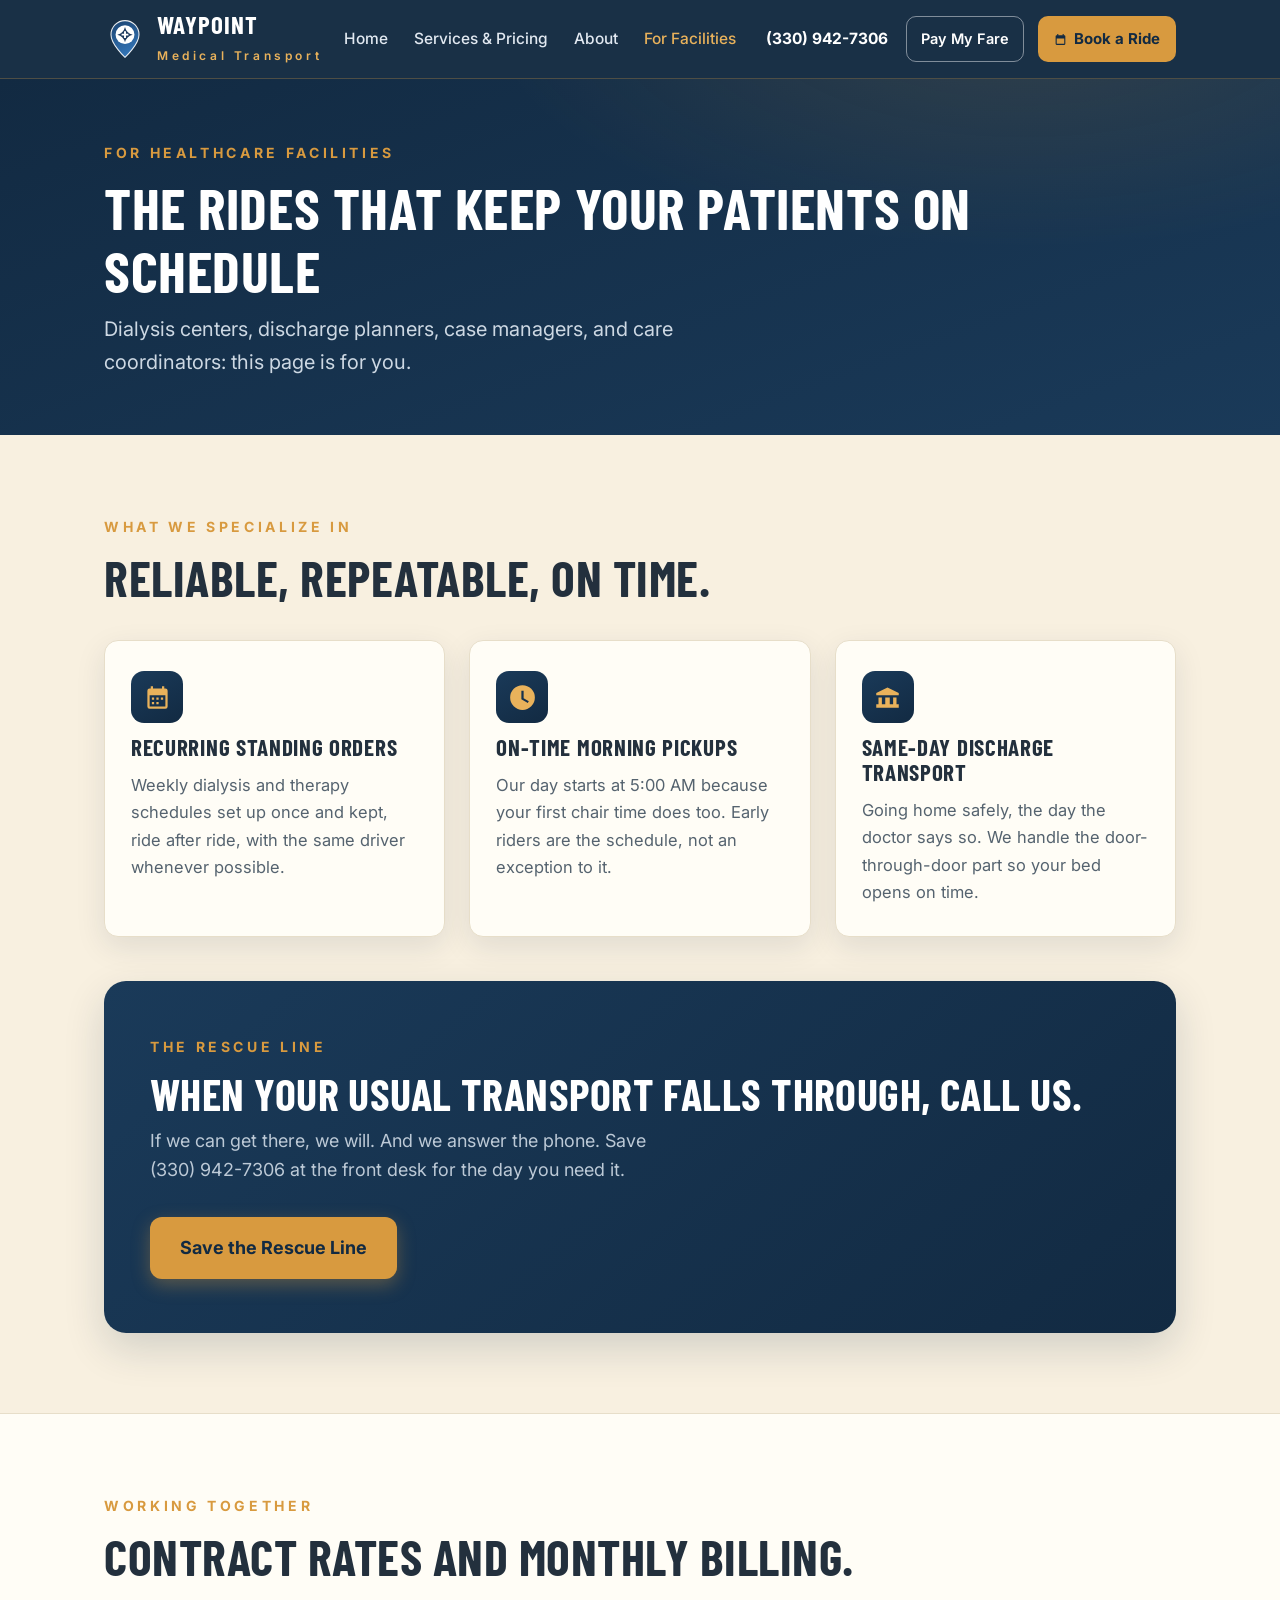
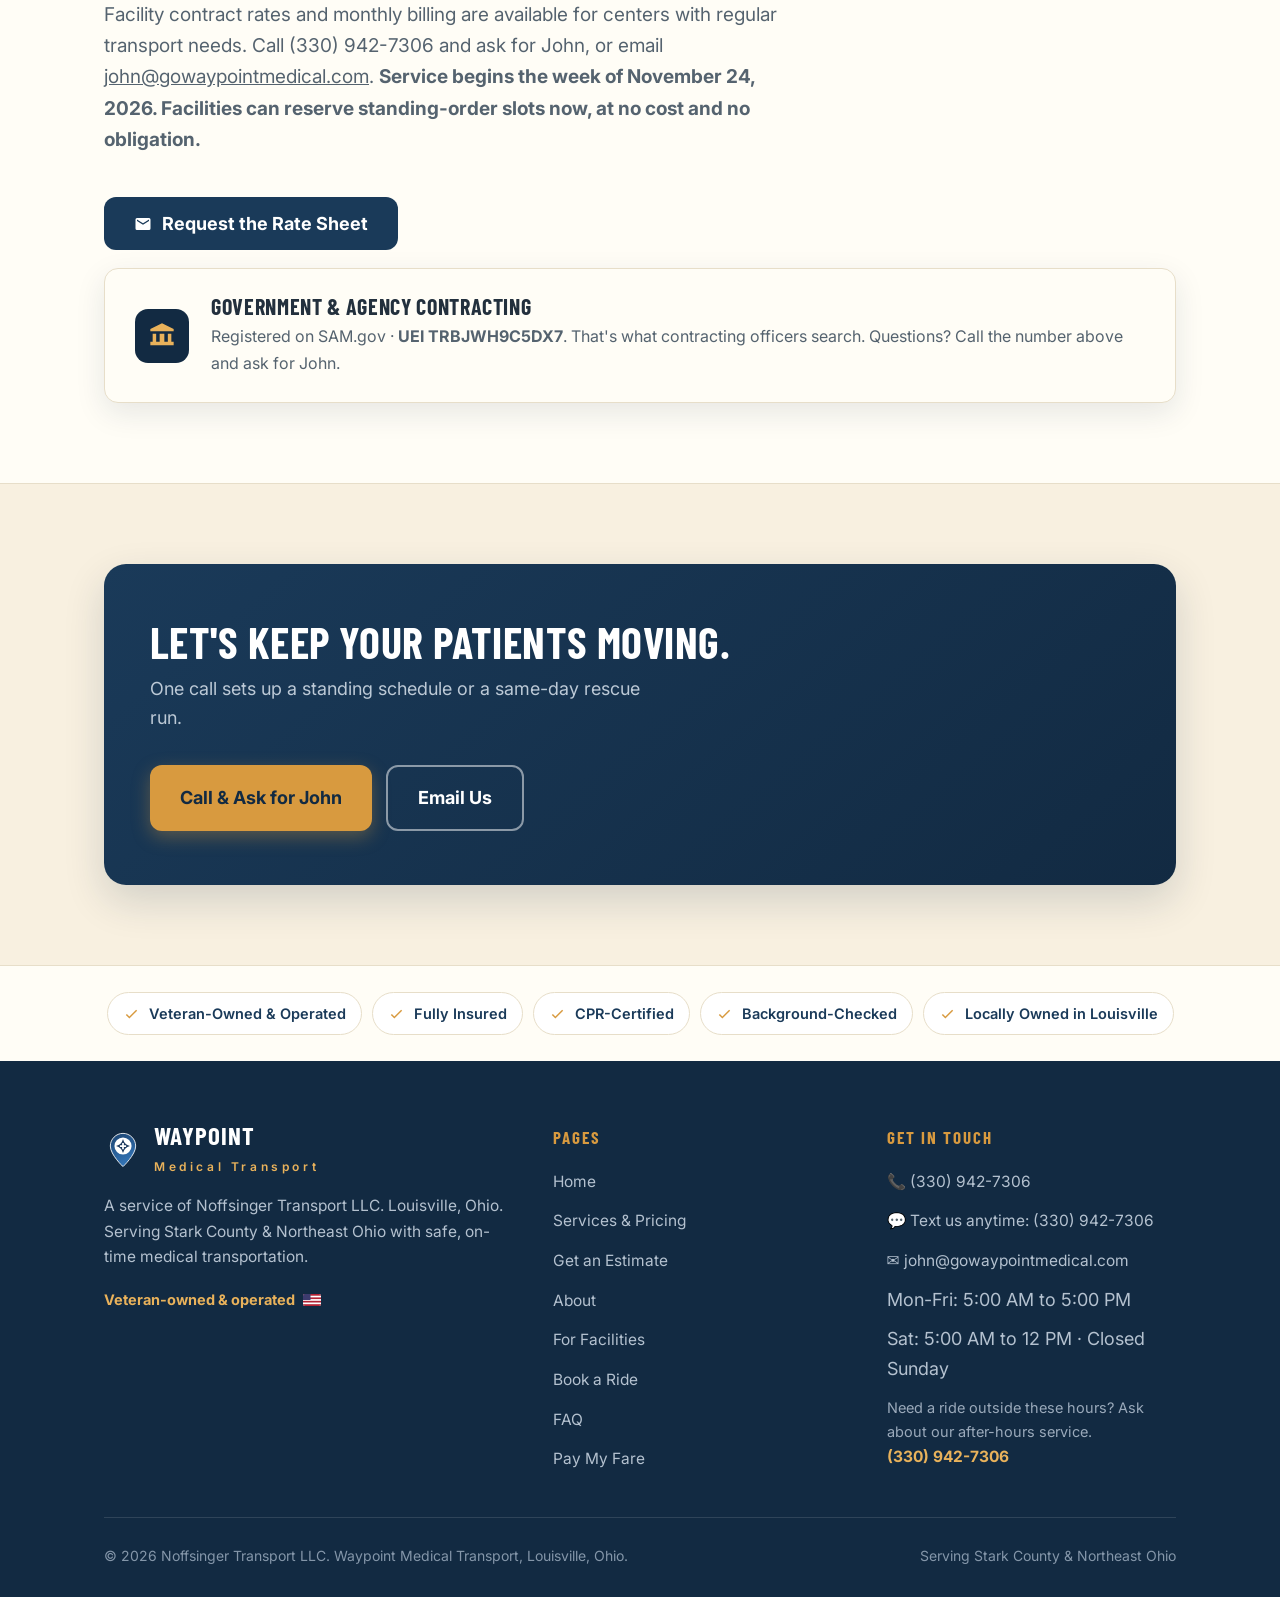
<file: facilities.html>
<!DOCTYPE html>
<html lang="en">
<head>
<meta charset="UTF-8">
<meta name="viewport" content="width=device-width, initial-scale=1.0">
<title>For Healthcare Facilities | Waypoint Medical Transport | Stark County NEMT</title>
<meta name="description" content="Facility contract rates and monthly billing for dialysis centers, discharge planners and case managers in Stark County, Ohio. Standing orders, on-time morning pickups, same-day discharge transport.">
<link rel="icon" type="image/svg+xml" href="favicon.svg">
<link rel="preconnect" href="https://fonts.googleapis.com">
<link rel="preconnect" href="https://fonts.gstatic.com" crossorigin>
<link href="https://fonts.googleapis.com/css2?family=Barlow+Condensed:wght@600;700&family=Inter:wght@400;500;600;700&display=swap" rel="stylesheet">
<meta property="og:type" content="website">
<meta property="og:site_name" content="Waypoint Medical Transport">
<meta property="og:title" content="For Healthcare Facilities | Waypoint Medical Transport">
<meta property="og:description" content="Standing orders, on-time morning pickups, same-day discharge transport and the Rescue Line for Stark County facilities. Contract rates and monthly billing available.">
<meta property="og:url" content="https://gowaypointmedical.com/facilities.html">
<meta property="og:image" content="https://gowaypointmedical.com/og-card.png">
<meta property="og:image:width" content="1200">
<meta property="og:image:height" content="630">
<meta name="twitter:card" content="summary_large_image">
<script type="application/ld+json">
{
  "@context": "https://schema.org",
  "@type": "LocalBusiness",
  "name": "Waypoint Medical Transport",
  "legalName": "Noffsinger Transport LLC",
  "url": "https://gowaypointmedical.com/",
  "telephone": "+13309427306",
  "email": "john@gowaypointmedical.com",
  "image": "https://gowaypointmedical.com/og-card.png",
  "logo": "https://gowaypointmedical.com/logo.png",
  "description": "Non-emergency medical transportation serving Stark County and Northeast Ohio. Door-through-door rides to dialysis, doctor visits, therapy and more.",
  "address": {
    "@type": "PostalAddress",
    "addressLocality": "Louisville",
    "addressRegion": "OH",
    "postalCode": "44641",
    "addressCountry": "US"
  },
  "areaServed": ["Stark County OH", "Summit County OH", "Portage County OH", "Mahoning County OH", "Columbiana County OH", "Carroll County OH", "Tuscarawas County OH", "Wayne County OH", "Louisville OH", "Canton OH", "North Canton OH", "Massillon OH", "Alliance OH", "Hartville OH", "Green OH", "Akron OH"],
  "openingHours": ["Mo-Fr 05:00-17:00", "Sa 05:00-12:00"],
  "priceRange": "$$"
}
</script>
<script async src="https://www.googletagmanager.com/gtag/js?id=G-KY0B6SGPER"></script>
<script>
  window.dataLayer = window.dataLayer || [];
  function gtag(){dataLayer.push(arguments);}
  gtag('js', new Date());
  gtag('config', 'G-KY0B6SGPER');
</script>
<script>(function(w,d,t,r,u){var f,n,i;w[u]=w[u]||[],f=function(){var o={ti:'343269439', enableAutoSpaTracking:true};o.q=w[u],w[u]=new UET(o),w[u].push('pageLoad')},n=d.createElement(t),n.src=r,n.async=1,n.onload=n.onreadystatechange=function(){var s=this.readyState;s&&s!=='loaded'&&s!=='complete'||(f(),n.onload=n.onreadystatechange=null)},i=d.getElementsByTagName(t)[0],i.parentNode.insertBefore(n,i)})(window,document,'script','https://bat.bing.com/bat.js','uetq');</script>
<link rel="stylesheet" href="css/styles.css">
</head>
<body>

<header class="site-header">
  <div class="wrap nav">
    <a class="brand" href="index.html">
      <svg viewBox="0 0 48 48" fill="none" aria-hidden="true">
        <defs><linearGradient id="wpg" x1="12" y1="4" x2="32" y2="44" gradientUnits="userSpaceOnUse"><stop stop-color="#1d4674"/><stop offset="1" stop-color="#3579bd"/></linearGradient></defs><path d="M24 3C15.2 3 8 10.2 8 19c0 11 16 26 16 26s16-15 16-26c0-8.8-7.2-16-16-16z" fill="url(#wpg)" stroke="rgba(255,255,255,0.9)" stroke-width="1.2"/><circle cx="24" cy="19" r="10.8" fill="#fff"/><path d="M24 10.2Q25.7 17.3 32.8 19Q25.7 20.7 24 27.8Q22.3 20.7 15.2 19Q22.3 17.3 24 10.2Z" fill="#1d3a5f"/><path d="M22.9 15.1h2.2v2.8h2.8v2.2h-2.8v2.8h-2.2v-2.8h-2.8v-2.2h2.8z" fill="#fff"/>
      </svg>
      <span>
        <span class="brand-name">Waypoint</span>
        <span class="brand-sub">Medical Transport</span>
      </span>
    </a>
    <button class="nav-toggle" aria-label="Open menu" aria-expanded="false">&#9776;</button>
    <ul class="nav-links">
      <li><a href="index.html">Home</a></li>
      <li><a href="services.html">Services &amp; Pricing</a></li>
      <li><a href="about.html">About</a></li>
      <li><a href="facilities.html" class="active">For Facilities</a></li>
      <li class="nav-links-pay"><a href="pay.html">Pay My Fare</a></li>
    </ul>
    <a class="nav-phone" href="tel:+13309427306">(330) 942-7306</a>
    <a class="btn-payfare" href="pay.html">Pay My Fare</a>
    <a class="btn-book" href="book.html">
      <svg width="15" height="15" viewBox="0 0 24 24" fill="currentColor" aria-hidden="true"><path d="M19 4h-1V2h-2v2H8V2H6v2H5a2 2 0 0 0-2 2v14a2 2 0 0 0 2 2h14a2 2 0 0 0 2-2V6a2 2 0 0 0-2-2zm0 16H5V10h14z"/></svg>
      Book a Ride
    </a>
  </div>
</header>

<main>

  <section class="page-hero">
    <div class="wrap">
      <span class="kicker">For Healthcare Facilities</span>
      <h1>The Rides That Keep Your Patients on Schedule</h1>
      <p>Dialysis centers, discharge planners, case managers, and care coordinators: this page is for you.</p>
    </div>
  </section>

  <section class="section">
    <div class="wrap">
      <span class="kicker">What We Specialize In</span>
      <h2>Reliable, repeatable, on time.</h2>
      <div class="cards" style="margin-top: 36px;">
        <div class="card">
          <span class="card-ico"><svg viewBox="0 0 24 24" fill="currentColor" aria-hidden="true"><path d="M19 4h-1V2h-2v2H8V2H6v2H5a2 2 0 0 0-2 2v14a2 2 0 0 0 2 2h14a2 2 0 0 0 2-2V6a2 2 0 0 0-2-2zm0 16H5V10h14zM9 14H7v-2h2zm4 0h-2v-2h2zm4 0h-2v-2h2zm-8 4H7v-2h2zm4 0h-2v-2h2z"/></svg></span>
          <h3>Recurring Standing Orders</h3>
          <p>Weekly dialysis and therapy schedules set up once and kept, ride after ride, with the same driver whenever possible.</p>
        </div>
        <div class="card">
          <span class="card-ico"><svg viewBox="0 0 24 24" fill="currentColor" aria-hidden="true"><path d="M12 1a11 11 0 1 0 11 11A11 11 0 0 0 12 1zm1 11.6l4.6 2.7-.9 1.5L11 13.5V6h2z"/></svg></span>
          <h3>On-Time Morning Pickups</h3>
          <p>Our day starts at 5:00 AM because your first chair time does too. Early riders are the schedule, not an exception to it.</p>
        </div>
        <div class="card">
          <span class="card-ico"><svg viewBox="0 0 24 24" fill="currentColor" aria-hidden="true"><path d="M12 3L2 8v2h20V8zM4 12v6H2v3h20v-3h-2v-6h-3v6h-3v-6h-4v6H7v-6z"/></svg></span>
          <h3>Same-Day Discharge Transport</h3>
          <p>Going home safely, the day the doctor says so. We handle the door-through-door part so your bed opens on time.</p>
        </div>
      </div>
      <div class="cta-band" style="margin-top: 44px;">
        <div>
          <span class="kicker">The Rescue Line</span>
          <h2>When your usual transport falls through, call us.</h2>
          <p>If we can get there, we will. And we answer the phone. Save (330) 942-7306 at the front desk for the day you need it.</p>
        </div>
        <div class="cta-actions">
          <a class="btn btn-gold" href="tel:+13309427306">Save the Rescue Line</a>
        </div>
      </div>
    </div>
  </section>

  <section class="section section-paper">
    <div class="wrap">
      <span class="kicker">Working Together</span>
      <h2>Contract rates and monthly billing.</h2>
      <p class="section-intro">Facility contract rates and monthly billing are available for centers with regular transport needs. Call (330) 942-7306 and ask for John, or email <a href="mailto:john@gowaypointmedical.com">john@gowaypointmedical.com</a>. <strong>Service begins the week of November 24, 2026. Facilities can reserve standing-order slots now, at no cost and no obligation.</strong></p>
      <div id="rate-sent" class="sent-banner">Request received. John will email you the facility rate sheet shortly.</div>
      <p style="margin-bottom: 18px;">
        <button type="button" class="btn btn-navy" id="rate-toggle" aria-expanded="false" aria-controls="rate-request">
          <svg width="18" height="18" viewBox="0 0 24 24" fill="currentColor" aria-hidden="true"><path d="M20 4H4a2 2 0 0 0-2 2v12a2 2 0 0 0 2 2h16a2 2 0 0 0 2-2V6a2 2 0 0 0-2-2zm0 4l-8 5-8-5V6l8 5 8-5z"/></svg>
          Request the Rate Sheet
        </button>
      </p>
      <div id="rate-request" class="form-panel rate-panel" hidden>
        <h3>Request the Facility Rate Sheet</h3>
        <p>Tell us who you are and John will email you the rate sheet personally.</p>
        <form id="rate-form" method="POST">
          <input type="text" name="_honey" class="honey-field" tabindex="-1" autocomplete="off">
          <input type="hidden" name="_form" value="ratesheet">
          <div class="field-row">
            <div class="field">
              <label for="r-name">Your name</label>
              <input id="r-name" name="Name" type="text" required autocomplete="name">
            </div>
            <div class="field">
              <label for="r-email">Email</label>
              <input id="r-email" name="email" type="email" required autocomplete="email">
            </div>
          </div>
          <div class="field-row">
            <div class="field">
              <label for="r-phone">Phone <span class="opt">(optional)</span></label>
              <input id="r-phone" name="Phone" type="tel" autocomplete="tel">
            </div>
            <div class="field">
              <label for="r-facility">Are you a facility?</label>
              <select id="r-facility" name="Are you a facility" required>
                <option value="">Pick one</option>
                <option>Yes</option>
                <option>No</option>
              </select>
            </div>
          </div>
          <div class="field" id="r-which-wrap" hidden>
            <label for="r-which">Which facility?</label>
            <input id="r-which" name="Which facility" type="text" placeholder="Facility name, city">
          </div>
          <div class="captcha-slot" id="rate-captcha" hidden></div>
          <button type="submit" class="btn btn-gold" style="width: 100%;">
            <svg width="18" height="18" viewBox="0 0 24 24" fill="currentColor" aria-hidden="true"><path d="M2 21l21-9L2 3v7l15 2-15 2z"/></svg>
            Send Request
          </button>
          <p class="form-status" id="rate-status" hidden></p>
          <p class="form-hint">Contract rates are for healthcare facilities. Riders and families can see our published pricing on the <a href="services.html">Services &amp; Pricing</a> page.</p>
        </form>
      </div>
      <div class="sam-strip">
        <span class="sam-ico"><svg viewBox="0 0 24 24" fill="currentColor" aria-hidden="true"><path d="M12 1L2 6v2h20V6zM4 10v7H2v3h20v-3h-2v-7h-3v7h-3v-7h-4v7H7v-7z"/></svg></span>
        <div class="sam-strip-copy">
          <h3>Government &amp; agency contracting</h3>
          <p>Registered on SAM.gov &middot; <strong>UEI TRBJWH9C5DX7</strong>. That's what contracting officers search. Questions? Call the number above and ask for John.</p>
        </div>
      </div>
    </div>
  </section>

  <section class="section">
    <div class="wrap">
      <div class="cta-band">
        <div>
          <h2>Let's keep your patients moving.</h2>
          <p>One call sets up a standing schedule or a same-day rescue run.</p>
        </div>
        <div class="cta-actions">
          <a class="btn btn-gold" href="tel:+13309427306">Call &amp; Ask for John</a>
          <a class="btn btn-ghost" href="mailto:john@gowaypointmedical.com">Email Us</a>
        </div>
      </div>
    </div>
  </section>

</main>

<section class="trust-strip" aria-label="Why families trust Waypoint">
  <div class="wrap">
    <ul class="badge-row">
      <li><svg viewBox="0 0 24 24" fill="currentColor" aria-hidden="true"><path d="M9 16.2l-3.5-3.5L4 14.2 9 19.2 20 8.2l-1.5-1.5z"/></svg>Veteran-Owned &amp; Operated</li>
      <li><svg viewBox="0 0 24 24" fill="currentColor" aria-hidden="true"><path d="M9 16.2l-3.5-3.5L4 14.2 9 19.2 20 8.2l-1.5-1.5z"/></svg>Fully Insured</li>
      <li><svg viewBox="0 0 24 24" fill="currentColor" aria-hidden="true"><path d="M9 16.2l-3.5-3.5L4 14.2 9 19.2 20 8.2l-1.5-1.5z"/></svg>CPR-Certified</li>
      <li><svg viewBox="0 0 24 24" fill="currentColor" aria-hidden="true"><path d="M9 16.2l-3.5-3.5L4 14.2 9 19.2 20 8.2l-1.5-1.5z"/></svg>Background-Checked</li>
      <li><svg viewBox="0 0 24 24" fill="currentColor" aria-hidden="true"><path d="M9 16.2l-3.5-3.5L4 14.2 9 19.2 20 8.2l-1.5-1.5z"/></svg>Locally Owned in Louisville</li>
    </ul>
  </div>
</section>

<footer class="site-footer">
  <div class="wrap">
    <div class="footer-grid">
      <div>
        <div class="footer-brand">
          <svg viewBox="0 0 48 48" fill="none" aria-hidden="true">
            <defs><linearGradient id="wpg" x1="12" y1="4" x2="32" y2="44" gradientUnits="userSpaceOnUse"><stop stop-color="#1d4674"/><stop offset="1" stop-color="#3579bd"/></linearGradient></defs><path d="M24 3C15.2 3 8 10.2 8 19c0 11 16 26 16 26s16-15 16-26c0-8.8-7.2-16-16-16z" fill="url(#wpg)" stroke="rgba(255,255,255,0.9)" stroke-width="1.2"/><circle cx="24" cy="19" r="10.8" fill="#fff"/><path d="M24 10.2Q25.7 17.3 32.8 19Q25.7 20.7 24 27.8Q22.3 20.7 15.2 19Q22.3 17.3 24 10.2Z" fill="#1d3a5f"/><path d="M22.9 15.1h2.2v2.8h2.8v2.2h-2.8v2.8h-2.2v-2.8h-2.8v-2.2h2.8z" fill="#fff"/>
          </svg>
          <span>
            <span class="brand-name">Waypoint</span>
            <span class="brand-sub">Medical Transport</span>
          </span>
        </div>
        <p>A service of Noffsinger Transport LLC. Louisville, Ohio. Serving Stark County &amp; Northeast Ohio with safe, on-time medical transportation.</p>
        <span class="footer-vet">Veteran-owned &amp; operated <svg width="18" height="12" viewBox="0 0 18 12" style="border-radius:2px" aria-hidden="true"><rect width="18" height="12" fill="#fff"/><g fill="#b22234"><rect y="0" width="18" height="1.7"/><rect y="3.4" width="18" height="1.7"/><rect y="6.8" width="18" height="1.7"/><rect y="10.2" width="18" height="1.8"/></g><rect width="7.5" height="6" fill="#3c3b6e"/></svg></span>
      </div>
      <div>
        <h4>Pages</h4>
        <ul>
          <li><a href="index.html">Home</a></li>
          <li><a href="services.html">Services &amp; Pricing</a></li>
          <li><a href="estimate.html">Get an Estimate</a></li>
          <li><a href="about.html">About</a></li>
          <li><a href="facilities.html">For Facilities</a></li>
          <li><a href="book.html">Book a Ride</a></li>
          <li><a href="book.html#faq">FAQ</a></li>
          <li><a href="pay.html">Pay My Fare</a></li>
        </ul>
      </div>
      <div>
        <h4>Get in Touch</h4>
        <ul>
          <li><a href="tel:+13309427306">&#128222; (330) 942-7306</a></li>
          <li><a href="sms:+13309427306">&#128172; Text us anytime: (330) 942-7306</a></li>
          <li><a href="mailto:john@gowaypointmedical.com">&#9993;&#65039; john@gowaypointmedical.com</a></li>
          <li>Mon-Fri: 5:00 AM to 5:00 PM</li>
          <li>Sat: 5:00 AM to 12 PM &middot; Closed Sunday</li>
          <li class="after-hours">Need a ride outside these hours? Ask about our after-hours service. <a href="tel:+13309427306">(330) 942-7306</a></li>
        </ul>
      </div>
    </div>
    <div class="footer-legal">
      <span>&copy; <span id="year">2026</span> Noffsinger Transport LLC. Waypoint Medical Transport, Louisville, Ohio.</span>
      <span>Serving Stark County &amp; Northeast Ohio</span>
    </div>
  </div>
</footer>

<div class="mobile-cta">
  <a class="m-call" href="tel:+13309427306">
    <svg width="17" height="17" viewBox="0 0 24 24" fill="currentColor" aria-hidden="true"><path d="M6.6 10.8c1.4 2.8 3.8 5.1 6.6 6.6l2.2-2.2c.3-.3.7-.4 1-.2 1.1.4 2.3.6 3.6.6.6 0 1 .4 1 1V20c0 .6-.4 1-1 1C10.6 21 3 13.4 3 4c0-.6.4-1 1-1h3.5c.6 0 1 .4 1 1 0 1.2.2 2.4.6 3.6.1.3 0 .7-.2 1l-2.3 2.2z"/></svg>
    Call
  </a>
  <a class="m-text" href="sms:+13309427306">
    <svg width="17" height="17" viewBox="0 0 24 24" fill="currentColor" aria-hidden="true"><path d="M20 2H4a2 2 0 0 0-2 2v18l4-4h14a2 2 0 0 0 2-2V4a2 2 0 0 0-2-2z"/></svg>
    Text
  </a>
  <a class="m-book" href="book.html">Book a Ride</a>
</div>

<script src="js/forms-config.js"></script>
<script src="js/main.js"></script>
</body>
</html>
</file>
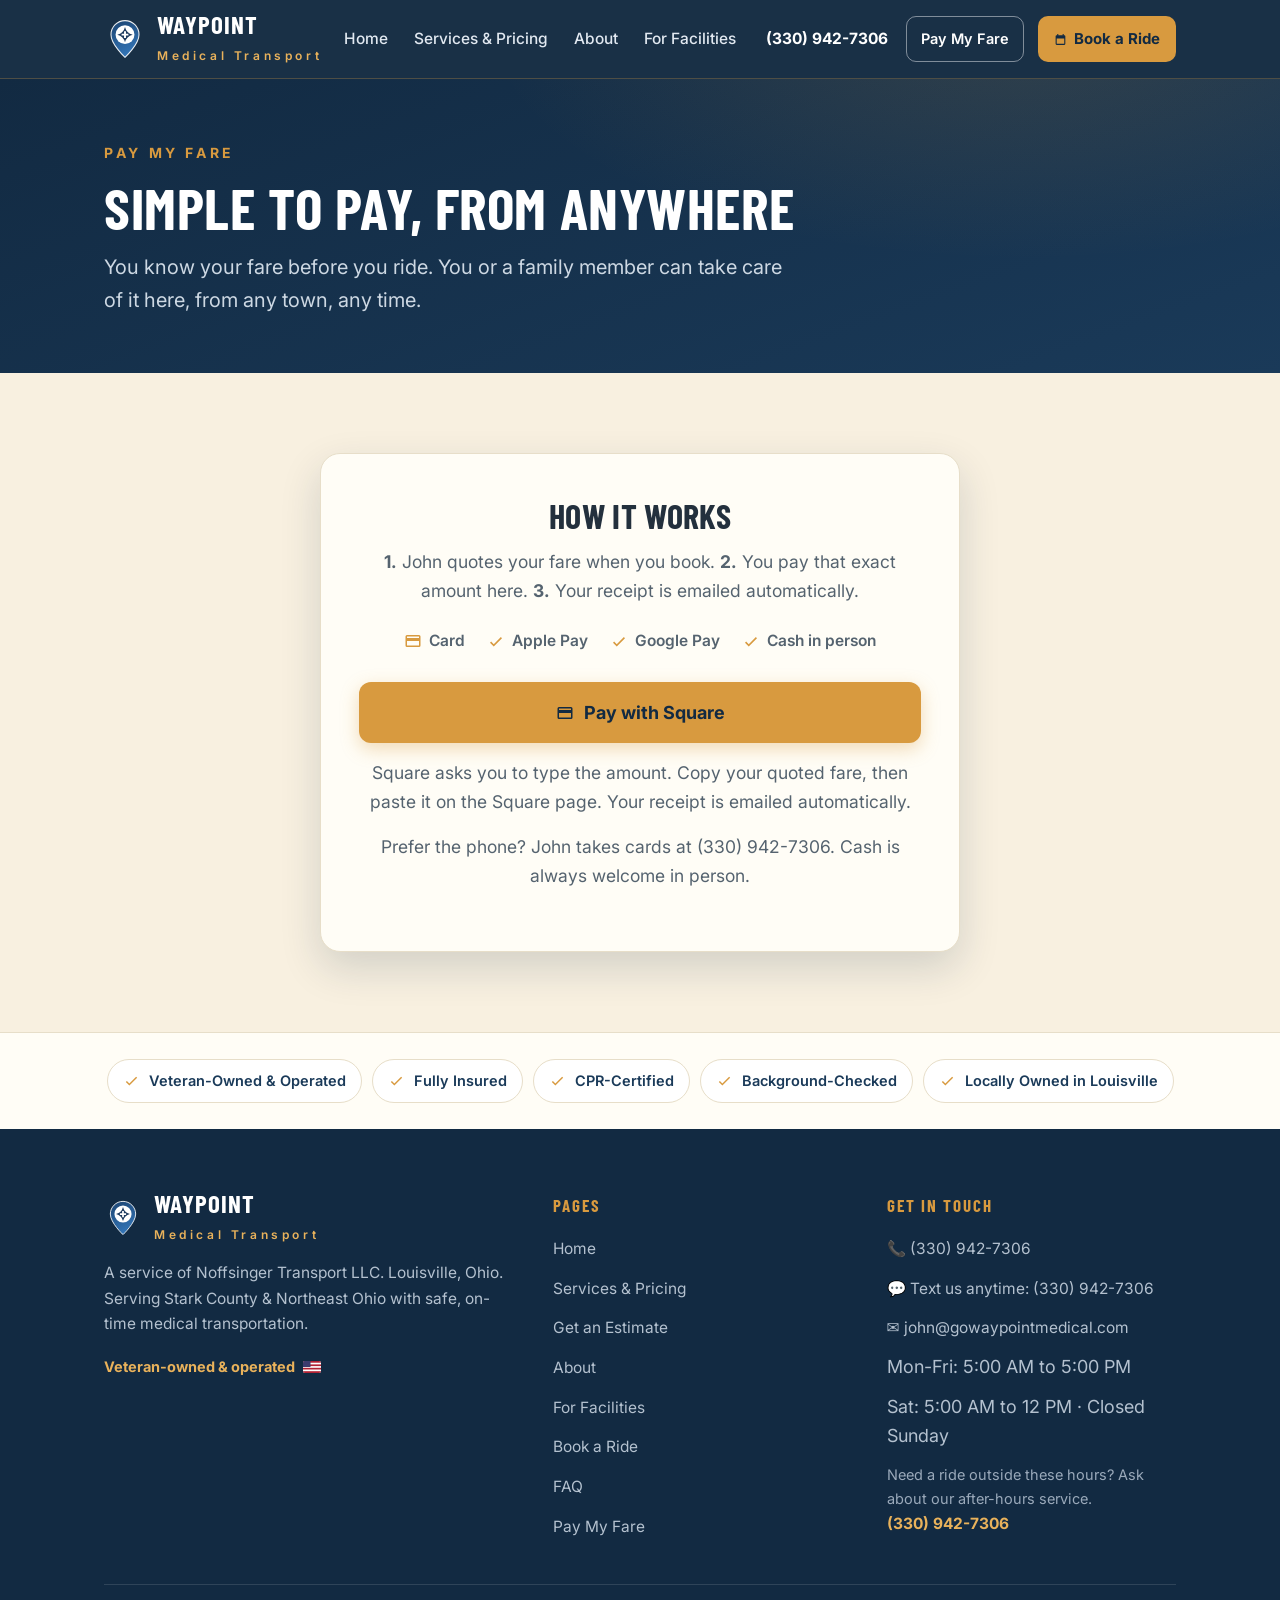
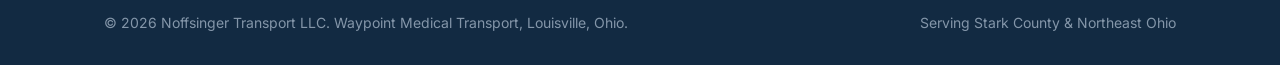
<file: pay.html>
<!DOCTYPE html>
<html lang="en">
<head>
<meta charset="UTF-8">
<meta name="viewport" content="width=device-width, initial-scale=1.0">
<title>Pay My Fare | Waypoint Medical Transport</title>
<meta name="description" content="Pay your Waypoint Medical Transport fare by card. John quotes the fare at booking; you or a family member can pay from anywhere. Receipts emailed automatically.">
<link rel="icon" type="image/svg+xml" href="favicon.svg">
<link rel="preconnect" href="https://fonts.googleapis.com">
<link rel="preconnect" href="https://fonts.gstatic.com" crossorigin>
<link href="https://fonts.googleapis.com/css2?family=Barlow+Condensed:wght@600;700&family=Inter:wght@400;500;600;700&display=swap" rel="stylesheet">
<meta property="og:type" content="website">
<meta property="og:site_name" content="Waypoint Medical Transport">
<meta property="og:title" content="Pay My Fare | Waypoint Medical Transport">
<meta property="og:description" content="You know your fare before you ride. Pay it from anywhere, any time. Receipts emailed automatically.">
<meta property="og:url" content="https://gowaypointmedical.com/pay.html">
<meta property="og:image" content="https://gowaypointmedical.com/og-card.png">
<meta property="og:image:width" content="1200">
<meta property="og:image:height" content="630">
<meta name="twitter:card" content="summary_large_image">
<script type="application/ld+json">
{
  "@context": "https://schema.org",
  "@type": "LocalBusiness",
  "name": "Waypoint Medical Transport",
  "legalName": "Noffsinger Transport LLC",
  "url": "https://gowaypointmedical.com/",
  "telephone": "+13309427306",
  "email": "john@gowaypointmedical.com",
  "image": "https://gowaypointmedical.com/og-card.png",
  "logo": "https://gowaypointmedical.com/logo.png",
  "description": "Non-emergency medical transportation serving Stark County and Northeast Ohio. Door-through-door rides to dialysis, doctor visits, therapy and more.",
  "address": {
    "@type": "PostalAddress",
    "addressLocality": "Louisville",
    "addressRegion": "OH",
    "postalCode": "44641",
    "addressCountry": "US"
  },
  "areaServed": ["Stark County OH", "Summit County OH", "Portage County OH", "Mahoning County OH", "Columbiana County OH", "Carroll County OH", "Tuscarawas County OH", "Wayne County OH", "Louisville OH", "Canton OH", "North Canton OH", "Massillon OH", "Alliance OH", "Hartville OH", "Green OH", "Akron OH"],
  "openingHours": ["Mo-Fr 05:00-17:00", "Sa 05:00-12:00"],
  "priceRange": "$$"
}
</script>
<script async src="https://www.googletagmanager.com/gtag/js?id=G-KY0B6SGPER"></script>
<script>
  window.dataLayer = window.dataLayer || [];
  function gtag(){dataLayer.push(arguments);}
  gtag('js', new Date());
  gtag('config', 'G-KY0B6SGPER');
</script>
<script>(function(w,d,t,r,u){var f,n,i;w[u]=w[u]||[],f=function(){var o={ti:'343269439', enableAutoSpaTracking:true};o.q=w[u],w[u]=new UET(o),w[u].push('pageLoad')},n=d.createElement(t),n.src=r,n.async=1,n.onload=n.onreadystatechange=function(){var s=this.readyState;s&&s!=='loaded'&&s!=='complete'||(f(),n.onload=n.onreadystatechange=null)},i=d.getElementsByTagName(t)[0],i.parentNode.insertBefore(n,i)})(window,document,'script','https://bat.bing.com/bat.js','uetq');</script>
<link rel="stylesheet" href="css/styles.css">
</head>
<body>

<header class="site-header">
  <div class="wrap nav">
    <a class="brand" href="index.html">
      <svg viewBox="0 0 48 48" fill="none" aria-hidden="true">
        <defs><linearGradient id="wpg" x1="12" y1="4" x2="32" y2="44" gradientUnits="userSpaceOnUse"><stop stop-color="#1d4674"/><stop offset="1" stop-color="#3579bd"/></linearGradient></defs><path d="M24 3C15.2 3 8 10.2 8 19c0 11 16 26 16 26s16-15 16-26c0-8.8-7.2-16-16-16z" fill="url(#wpg)" stroke="rgba(255,255,255,0.9)" stroke-width="1.2"/><circle cx="24" cy="19" r="10.8" fill="#fff"/><path d="M24 10.2Q25.7 17.3 32.8 19Q25.7 20.7 24 27.8Q22.3 20.7 15.2 19Q22.3 17.3 24 10.2Z" fill="#1d3a5f"/><path d="M22.9 15.1h2.2v2.8h2.8v2.2h-2.8v2.8h-2.2v-2.8h-2.8v-2.2h2.8z" fill="#fff"/>
      </svg>
      <span>
        <span class="brand-name">Waypoint</span>
        <span class="brand-sub">Medical Transport</span>
      </span>
    </a>
    <button class="nav-toggle" aria-label="Open menu" aria-expanded="false">&#9776;</button>
    <ul class="nav-links">
      <li><a href="index.html">Home</a></li>
      <li><a href="services.html">Services &amp; Pricing</a></li>
      <li><a href="about.html">About</a></li>
      <li><a href="facilities.html">For Facilities</a></li>
      <li class="nav-links-pay"><a href="pay.html">Pay My Fare</a></li>
    </ul>
    <a class="nav-phone" href="tel:+13309427306">(330) 942-7306</a>
    <a class="btn-payfare" href="pay.html">Pay My Fare</a>
    <a class="btn-book" href="book.html">
      <svg width="15" height="15" viewBox="0 0 24 24" fill="currentColor" aria-hidden="true"><path d="M19 4h-1V2h-2v2H8V2H6v2H5a2 2 0 0 0-2 2v14a2 2 0 0 0 2 2h14a2 2 0 0 0 2-2V6a2 2 0 0 0-2-2zm0 16H5V10h14z"/></svg>
      Book a Ride
    </a>
  </div>
</header>

<main>

  <section class="page-hero">
    <div class="wrap">
      <span class="kicker">Pay My Fare</span>
      <h1>Simple to Pay, From Anywhere</h1>
      <p>You know your fare before you ride. You or a family member can take care of it here, from any town, any time.</p>
    </div>
  </section>

  <section class="section">
    <div class="wrap">
      <div class="pay-panel">
        <h2>How it works</h2>
        <p><strong>1.</strong> John quotes your fare when you book. <strong>2.</strong> You pay that exact amount here. <strong>3.</strong> Your receipt is emailed automatically.</p>
        <div class="pay-methods">
          <span><svg viewBox="0 0 24 24" fill="currentColor" aria-hidden="true"><path d="M20 4H4a2 2 0 0 0-2 2v12a2 2 0 0 0 2 2h16a2 2 0 0 0 2-2V6a2 2 0 0 0-2-2zm0 4H4V6h16zM4 18v-6h16v6z"/></svg>Card</span>
          <span><svg viewBox="0 0 24 24" fill="currentColor" aria-hidden="true"><path d="M9 16.2l-3.5-3.5L4 14.2 9 19.2 20 8.2l-1.5-1.5z"/></svg>Apple Pay</span>
          <span><svg viewBox="0 0 24 24" fill="currentColor" aria-hidden="true"><path d="M9 16.2l-3.5-3.5L4 14.2 9 19.2 20 8.2l-1.5-1.5z"/></svg>Google Pay</span>
          <span><svg viewBox="0 0 24 24" fill="currentColor" aria-hidden="true"><path d="M9 16.2l-3.5-3.5L4 14.2 9 19.2 20 8.2l-1.5-1.5z"/></svg>Cash in person</span>
        </div>
        <a class="btn btn-gold" style="width: 100%;" href="https://square.link/u/P3G8dWrl" target="_blank" rel="noopener">
          <svg width="18" height="18" viewBox="0 0 24 24" fill="currentColor" aria-hidden="true"><path d="M20 4H4a2 2 0 0 0-2 2v12a2 2 0 0 0 2 2h16a2 2 0 0 0 2-2V6a2 2 0 0 0-2-2zm0 4H4V6h16zM4 18v-6h16v6z"/></svg>
          Pay with Square
        </a>
        <p class="form-hint" style="text-align: center; margin-top: 16px;">Square asks you to type the amount. Copy your quoted fare, then paste it on the Square page. Your receipt is emailed automatically.</p>
        <p class="form-hint" style="text-align: center; margin-top: 10px;">Prefer the phone? John takes cards at (330) 942-7306. Cash is always welcome in person.</p>
      </div>
    </div>
  </section>

</main>

<section class="trust-strip" aria-label="Why families trust Waypoint">
  <div class="wrap">
    <ul class="badge-row">
      <li><svg viewBox="0 0 24 24" fill="currentColor" aria-hidden="true"><path d="M9 16.2l-3.5-3.5L4 14.2 9 19.2 20 8.2l-1.5-1.5z"/></svg>Veteran-Owned &amp; Operated</li>
      <li><svg viewBox="0 0 24 24" fill="currentColor" aria-hidden="true"><path d="M9 16.2l-3.5-3.5L4 14.2 9 19.2 20 8.2l-1.5-1.5z"/></svg>Fully Insured</li>
      <li><svg viewBox="0 0 24 24" fill="currentColor" aria-hidden="true"><path d="M9 16.2l-3.5-3.5L4 14.2 9 19.2 20 8.2l-1.5-1.5z"/></svg>CPR-Certified</li>
      <li><svg viewBox="0 0 24 24" fill="currentColor" aria-hidden="true"><path d="M9 16.2l-3.5-3.5L4 14.2 9 19.2 20 8.2l-1.5-1.5z"/></svg>Background-Checked</li>
      <li><svg viewBox="0 0 24 24" fill="currentColor" aria-hidden="true"><path d="M9 16.2l-3.5-3.5L4 14.2 9 19.2 20 8.2l-1.5-1.5z"/></svg>Locally Owned in Louisville</li>
    </ul>
  </div>
</section>

<footer class="site-footer">
  <div class="wrap">
    <div class="footer-grid">
      <div>
        <div class="footer-brand">
          <svg viewBox="0 0 48 48" fill="none" aria-hidden="true">
            <defs><linearGradient id="wpg" x1="12" y1="4" x2="32" y2="44" gradientUnits="userSpaceOnUse"><stop stop-color="#1d4674"/><stop offset="1" stop-color="#3579bd"/></linearGradient></defs><path d="M24 3C15.2 3 8 10.2 8 19c0 11 16 26 16 26s16-15 16-26c0-8.8-7.2-16-16-16z" fill="url(#wpg)" stroke="rgba(255,255,255,0.9)" stroke-width="1.2"/><circle cx="24" cy="19" r="10.8" fill="#fff"/><path d="M24 10.2Q25.7 17.3 32.8 19Q25.7 20.7 24 27.8Q22.3 20.7 15.2 19Q22.3 17.3 24 10.2Z" fill="#1d3a5f"/><path d="M22.9 15.1h2.2v2.8h2.8v2.2h-2.8v2.8h-2.2v-2.8h-2.8v-2.2h2.8z" fill="#fff"/>
          </svg>
          <span>
            <span class="brand-name">Waypoint</span>
            <span class="brand-sub">Medical Transport</span>
          </span>
        </div>
        <p>A service of Noffsinger Transport LLC. Louisville, Ohio. Serving Stark County &amp; Northeast Ohio with safe, on-time medical transportation.</p>
        <span class="footer-vet">Veteran-owned &amp; operated <svg width="18" height="12" viewBox="0 0 18 12" style="border-radius:2px" aria-hidden="true"><rect width="18" height="12" fill="#fff"/><g fill="#b22234"><rect y="0" width="18" height="1.7"/><rect y="3.4" width="18" height="1.7"/><rect y="6.8" width="18" height="1.7"/><rect y="10.2" width="18" height="1.8"/></g><rect width="7.5" height="6" fill="#3c3b6e"/></svg></span>
      </div>
      <div>
        <h4>Pages</h4>
        <ul>
          <li><a href="index.html">Home</a></li>
          <li><a href="services.html">Services &amp; Pricing</a></li>
          <li><a href="estimate.html">Get an Estimate</a></li>
          <li><a href="about.html">About</a></li>
          <li><a href="facilities.html">For Facilities</a></li>
          <li><a href="book.html">Book a Ride</a></li>
          <li><a href="book.html#faq">FAQ</a></li>
          <li><a href="pay.html">Pay My Fare</a></li>
        </ul>
      </div>
      <div>
        <h4>Get in Touch</h4>
        <ul>
          <li><a href="tel:+13309427306">&#128222; (330) 942-7306</a></li>
          <li><a href="sms:+13309427306">&#128172; Text us anytime: (330) 942-7306</a></li>
          <li><a href="mailto:john@gowaypointmedical.com">&#9993;&#65039; john@gowaypointmedical.com</a></li>
          <li>Mon-Fri: 5:00 AM to 5:00 PM</li>
          <li>Sat: 5:00 AM to 12 PM &middot; Closed Sunday</li>
          <li class="after-hours">Need a ride outside these hours? Ask about our after-hours service. <a href="tel:+13309427306">(330) 942-7306</a></li>
        </ul>
      </div>
    </div>
    <div class="footer-legal">
      <span>&copy; <span id="year">2026</span> Noffsinger Transport LLC. Waypoint Medical Transport, Louisville, Ohio.</span>
      <span>Serving Stark County &amp; Northeast Ohio</span>
    </div>
  </div>
</footer>

<div class="mobile-cta">
  <a class="m-call" href="tel:+13309427306">
    <svg width="17" height="17" viewBox="0 0 24 24" fill="currentColor" aria-hidden="true"><path d="M6.6 10.8c1.4 2.8 3.8 5.1 6.6 6.6l2.2-2.2c.3-.3.7-.4 1-.2 1.1.4 2.3.6 3.6.6.6 0 1 .4 1 1V20c0 .6-.4 1-1 1C10.6 21 3 13.4 3 4c0-.6.4-1 1-1h3.5c.6 0 1 .4 1 1 0 1.2.2 2.4.6 3.6.1.3 0 .7-.2 1l-2.3 2.2z"/></svg>
    Call
  </a>
  <a class="m-text" href="sms:+13309427306">
    <svg width="17" height="17" viewBox="0 0 24 24" fill="currentColor" aria-hidden="true"><path d="M20 2H4a2 2 0 0 0-2 2v18l4-4h14a2 2 0 0 0 2-2V4a2 2 0 0 0-2-2z"/></svg>
    Text
  </a>
  <a class="m-book" href="book.html">Book a Ride</a>
</div>

<script src="js/main.js"></script>
</body>
</html>
</file>
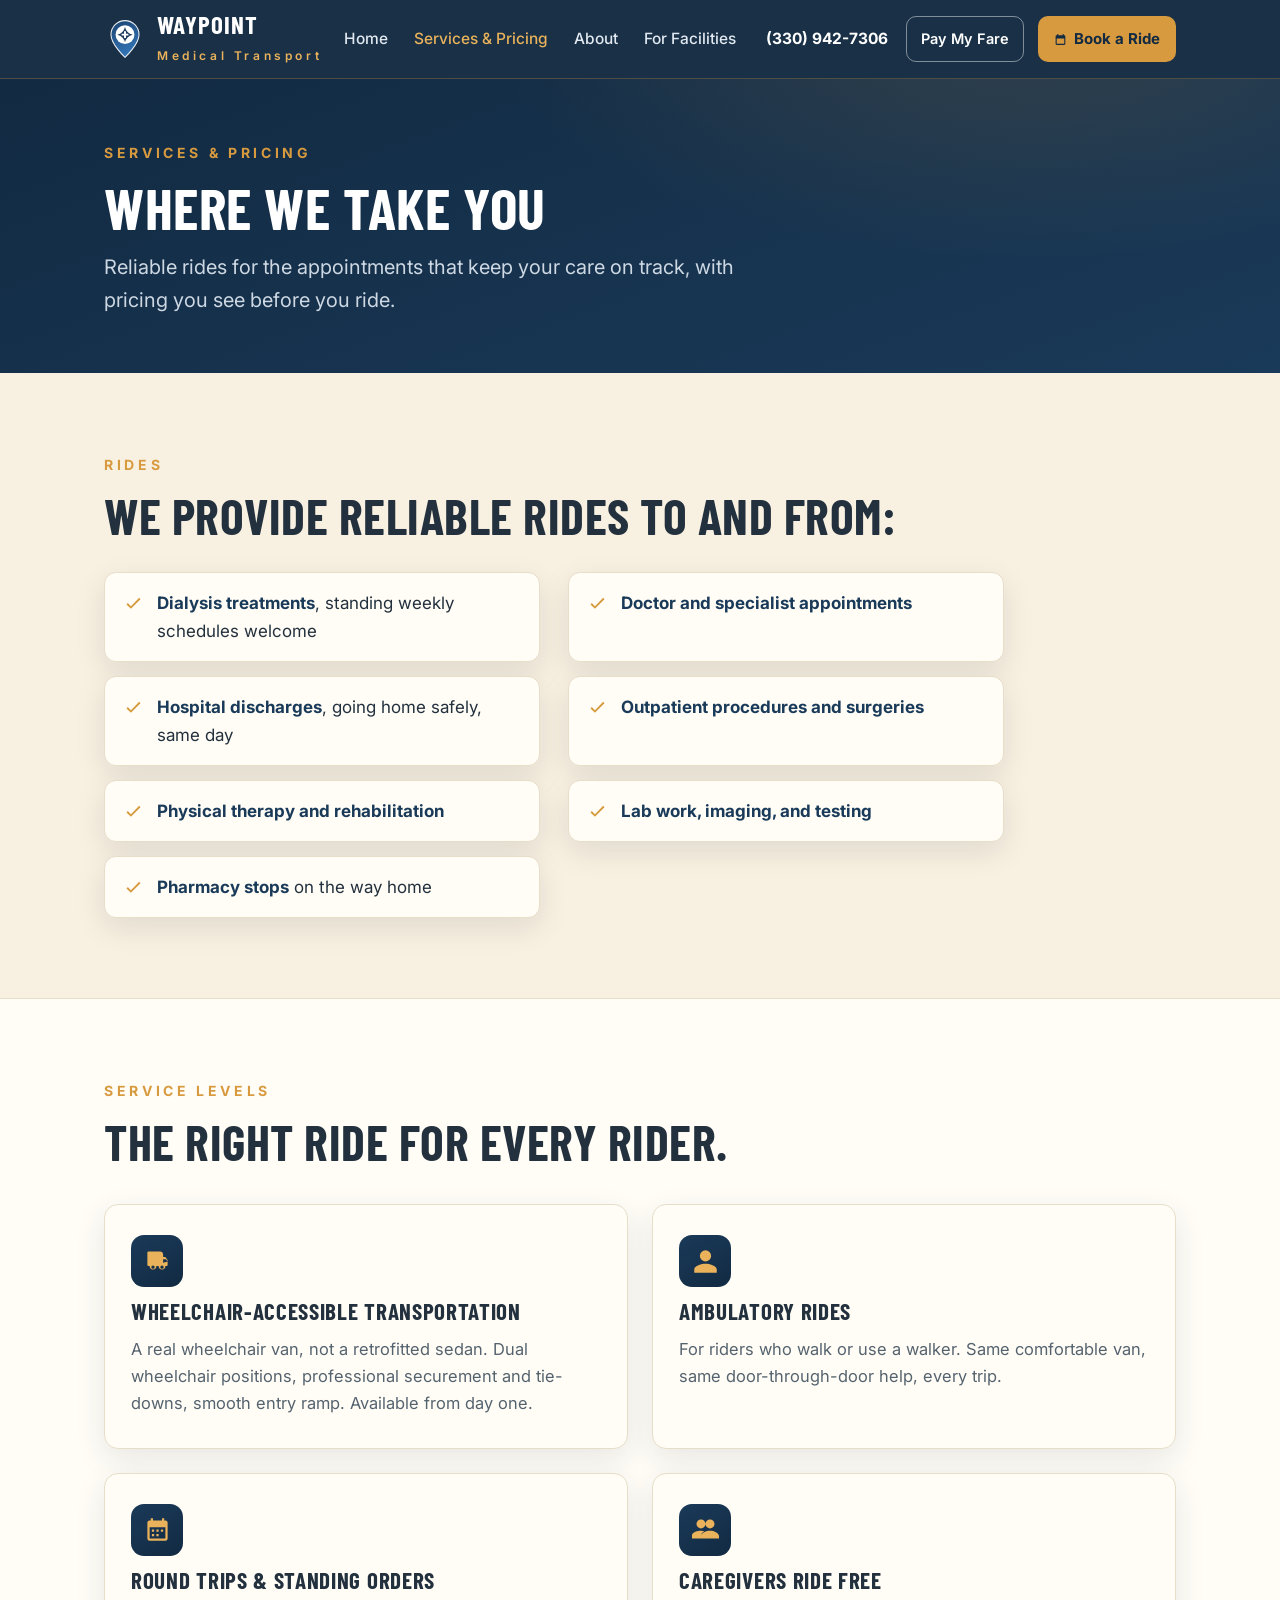
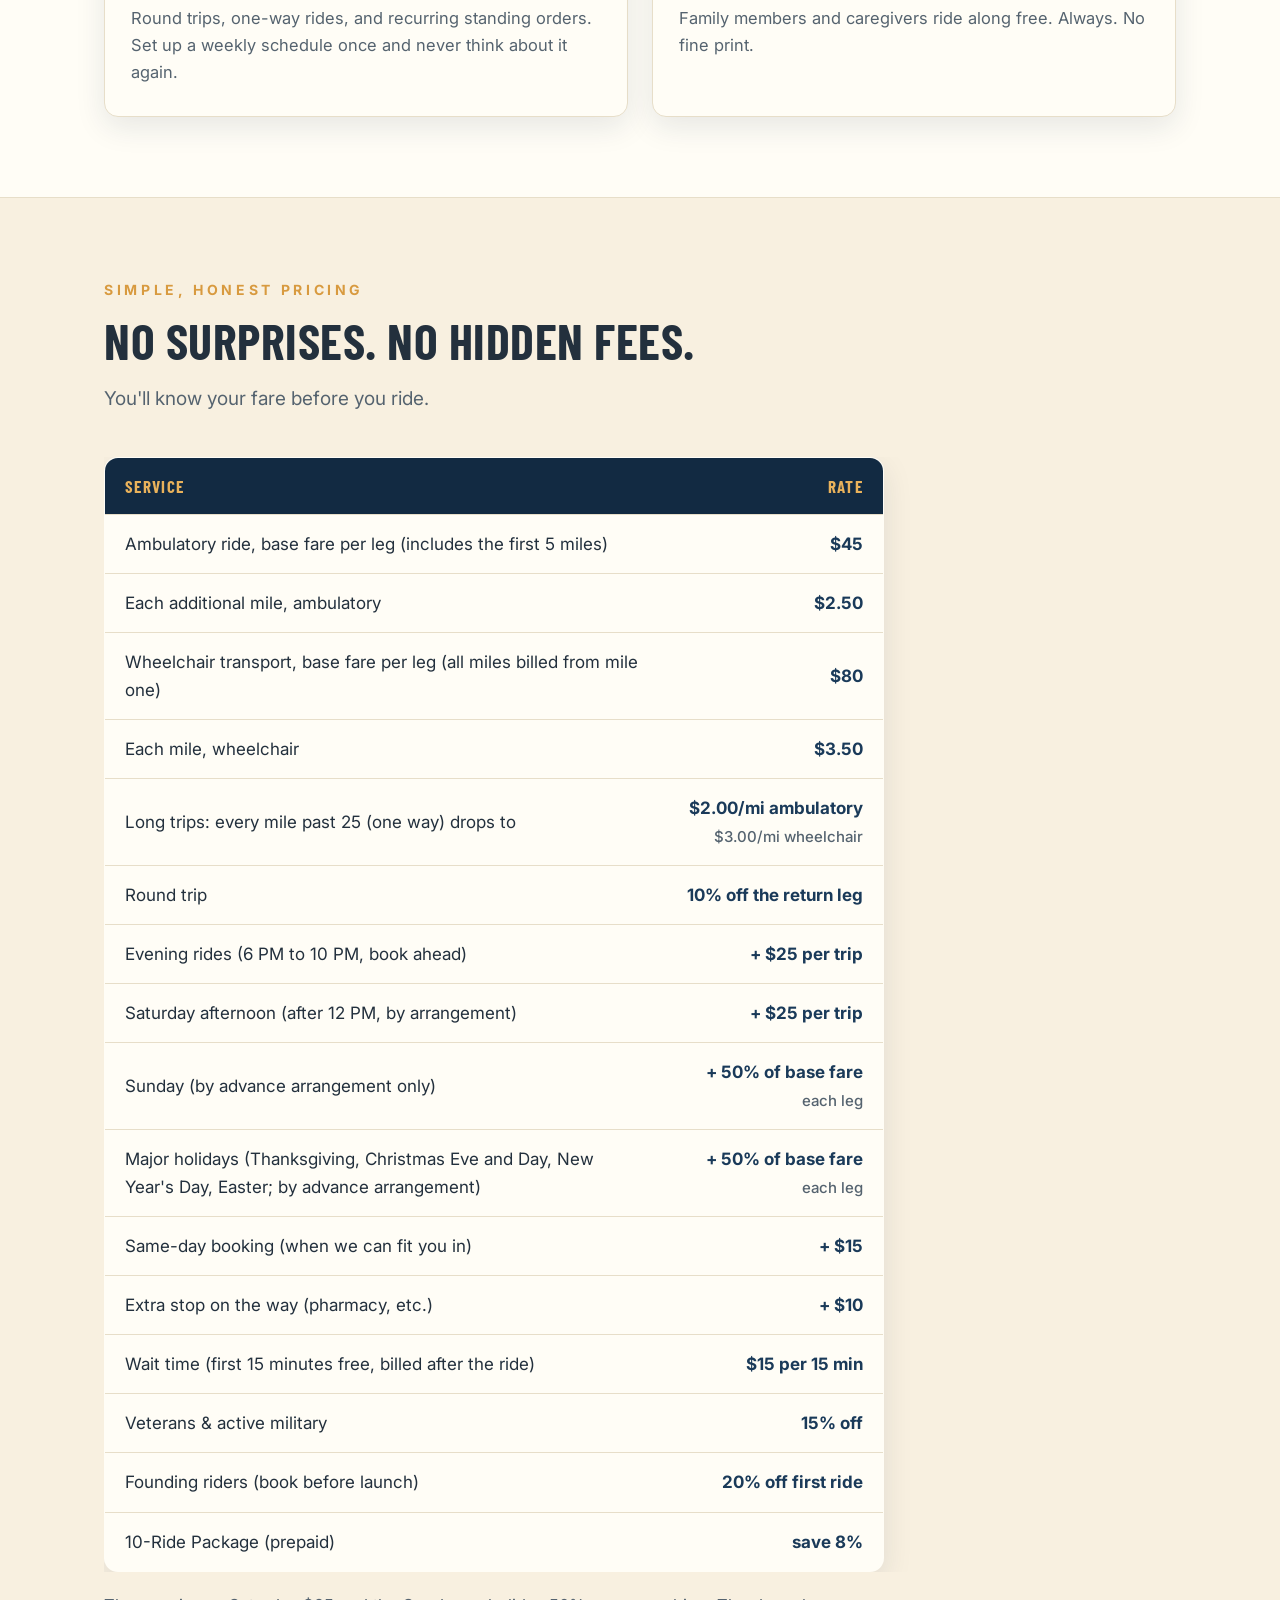
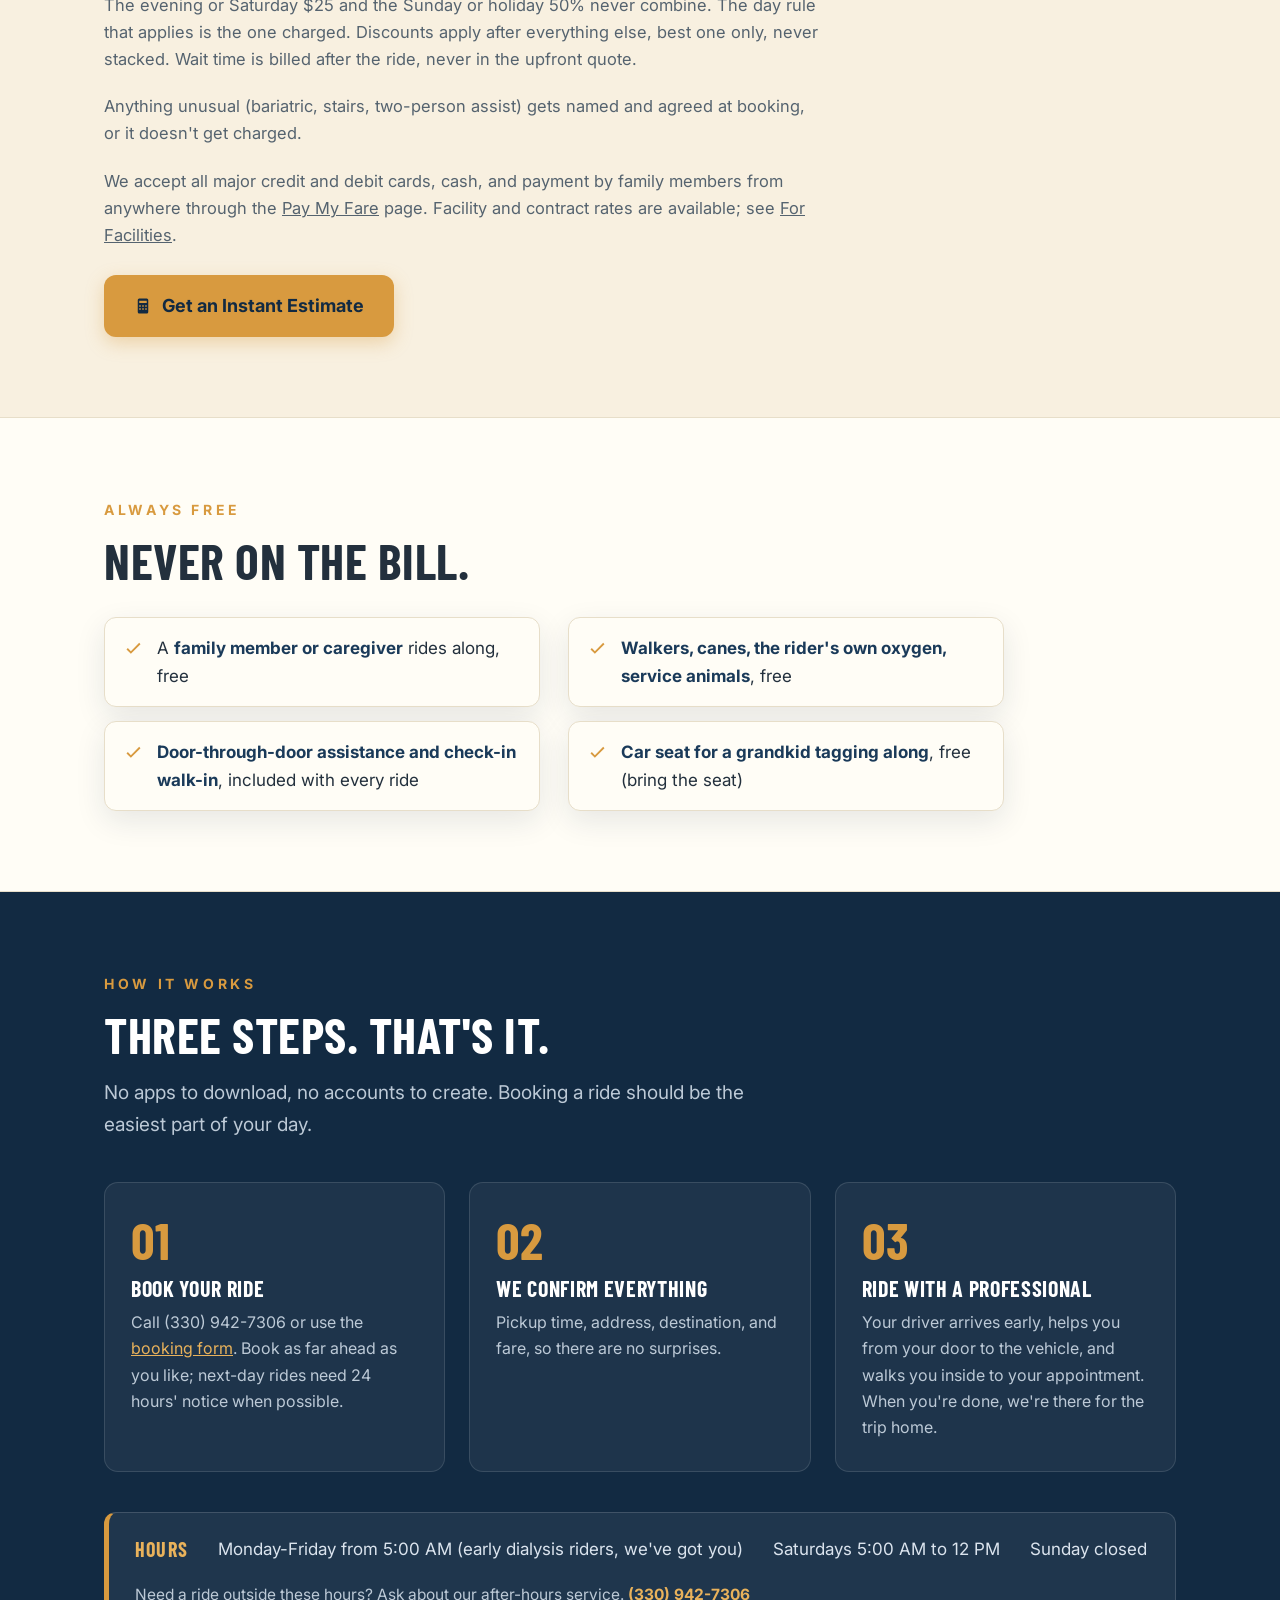
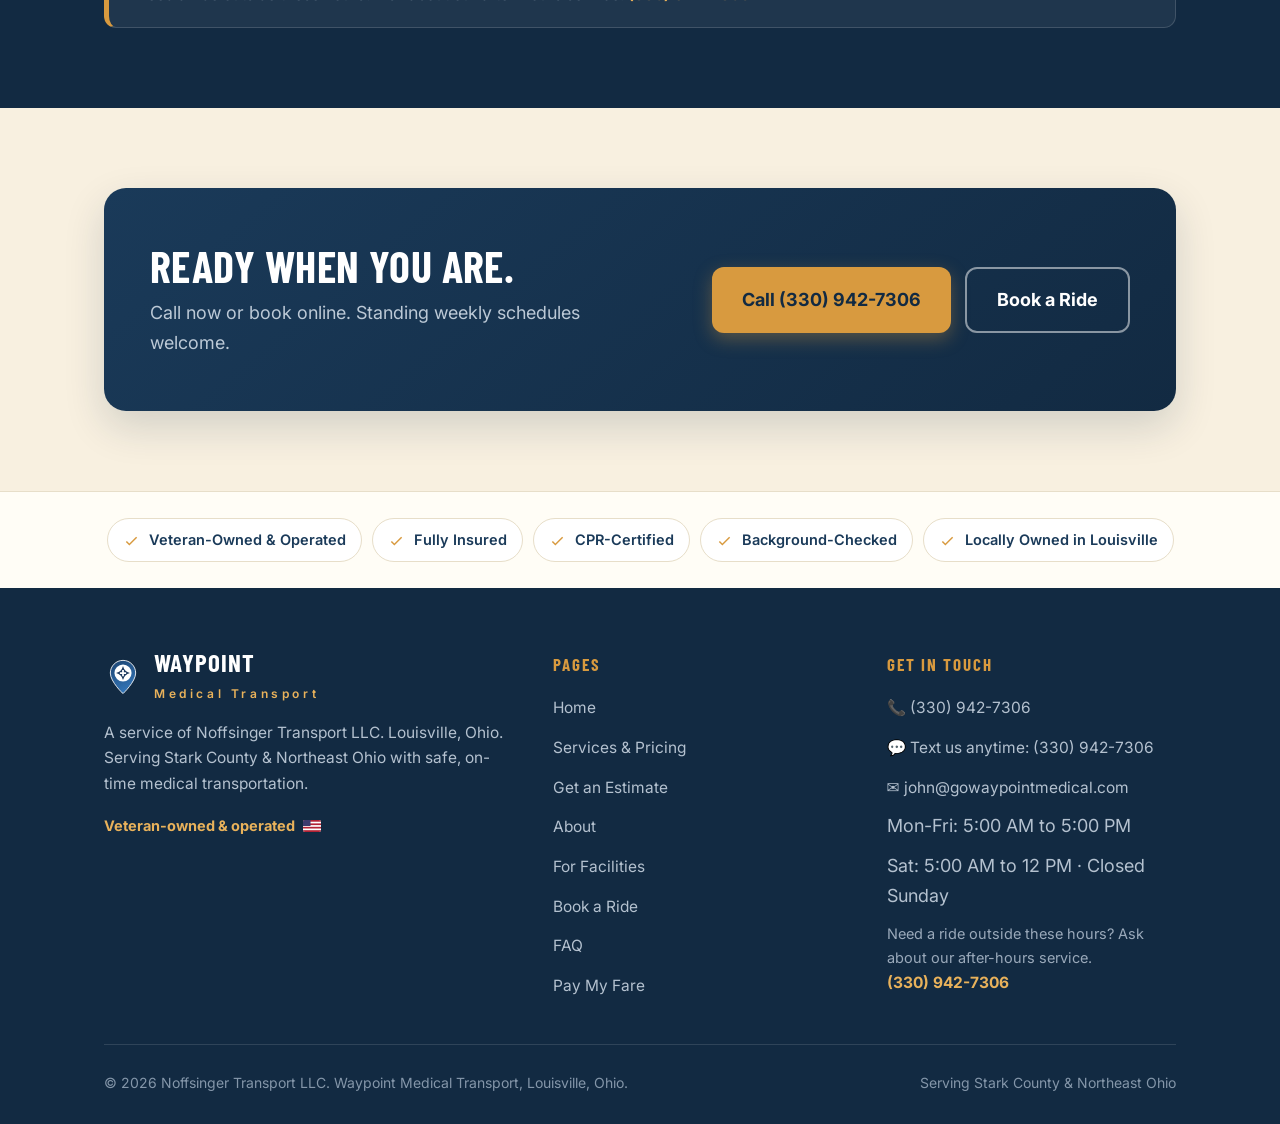
<file: services.html>
<!DOCTYPE html>
<html lang="en">
<head>
<meta charset="UTF-8">
<meta name="viewport" content="width=device-width, initial-scale=1.0">
<title>Services &amp; Pricing | NEMT Rides in Canton &amp; Stark County | Waypoint Medical Transport</title>
<meta name="description" content="Rides to dialysis, doctor visits, hospital discharges, therapy and labs across Stark County, Ohio. Wheelchair-accessible van, honest per-mile pricing, caregivers ride free. Call (330) 942-7306.">
<link rel="icon" type="image/svg+xml" href="favicon.svg">
<link rel="preconnect" href="https://fonts.googleapis.com">
<link rel="preconnect" href="https://fonts.gstatic.com" crossorigin>
<link href="https://fonts.googleapis.com/css2?family=Barlow+Condensed:wght@600;700&family=Inter:wght@400;500;600;700&display=swap" rel="stylesheet">
<meta property="og:type" content="website">
<meta property="og:site_name" content="Waypoint Medical Transport">
<meta property="og:title" content="Services & Pricing | Waypoint Medical Transport">
<meta property="og:description" content="Rides to dialysis, appointments, discharges and therapy with simple, honest pricing you see before you ride. Wheelchair-accessible van. Caregivers ride free.">
<meta property="og:url" content="https://gowaypointmedical.com/services.html">
<meta property="og:image" content="https://gowaypointmedical.com/og-card.png">
<meta property="og:image:width" content="1200">
<meta property="og:image:height" content="630">
<meta name="twitter:card" content="summary_large_image">
<script type="application/ld+json">
{
  "@context": "https://schema.org",
  "@type": "LocalBusiness",
  "name": "Waypoint Medical Transport",
  "legalName": "Noffsinger Transport LLC",
  "url": "https://gowaypointmedical.com/",
  "telephone": "+13309427306",
  "email": "john@gowaypointmedical.com",
  "image": "https://gowaypointmedical.com/og-card.png",
  "logo": "https://gowaypointmedical.com/logo.png",
  "description": "Non-emergency medical transportation serving Stark County and Northeast Ohio. Door-through-door rides to dialysis, doctor visits, therapy and more.",
  "address": {
    "@type": "PostalAddress",
    "addressLocality": "Louisville",
    "addressRegion": "OH",
    "postalCode": "44641",
    "addressCountry": "US"
  },
  "areaServed": ["Stark County OH", "Summit County OH", "Portage County OH", "Mahoning County OH", "Columbiana County OH", "Carroll County OH", "Tuscarawas County OH", "Wayne County OH", "Louisville OH", "Canton OH", "North Canton OH", "Massillon OH", "Alliance OH", "Hartville OH", "Green OH", "Akron OH"],
  "openingHours": ["Mo-Fr 05:00-17:00", "Sa 05:00-12:00"],
  "priceRange": "$$"
}
</script>
<script async src="https://www.googletagmanager.com/gtag/js?id=G-KY0B6SGPER"></script>
<script>
  window.dataLayer = window.dataLayer || [];
  function gtag(){dataLayer.push(arguments);}
  gtag('js', new Date());
  gtag('config', 'G-KY0B6SGPER');
</script>
<script>(function(w,d,t,r,u){var f,n,i;w[u]=w[u]||[],f=function(){var o={ti:'343269439', enableAutoSpaTracking:true};o.q=w[u],w[u]=new UET(o),w[u].push('pageLoad')},n=d.createElement(t),n.src=r,n.async=1,n.onload=n.onreadystatechange=function(){var s=this.readyState;s&&s!=='loaded'&&s!=='complete'||(f(),n.onload=n.onreadystatechange=null)},i=d.getElementsByTagName(t)[0],i.parentNode.insertBefore(n,i)})(window,document,'script','https://bat.bing.com/bat.js','uetq');</script>
<link rel="stylesheet" href="css/styles.css">
</head>
<body>

<header class="site-header">
  <div class="wrap nav">
    <a class="brand" href="index.html">
      <svg viewBox="0 0 48 48" fill="none" aria-hidden="true">
        <defs><linearGradient id="wpg" x1="12" y1="4" x2="32" y2="44" gradientUnits="userSpaceOnUse"><stop stop-color="#1d4674"/><stop offset="1" stop-color="#3579bd"/></linearGradient></defs><path d="M24 3C15.2 3 8 10.2 8 19c0 11 16 26 16 26s16-15 16-26c0-8.8-7.2-16-16-16z" fill="url(#wpg)" stroke="rgba(255,255,255,0.9)" stroke-width="1.2"/><circle cx="24" cy="19" r="10.8" fill="#fff"/><path d="M24 10.2Q25.7 17.3 32.8 19Q25.7 20.7 24 27.8Q22.3 20.7 15.2 19Q22.3 17.3 24 10.2Z" fill="#1d3a5f"/><path d="M22.9 15.1h2.2v2.8h2.8v2.2h-2.8v2.8h-2.2v-2.8h-2.8v-2.2h2.8z" fill="#fff"/>
      </svg>
      <span>
        <span class="brand-name">Waypoint</span>
        <span class="brand-sub">Medical Transport</span>
      </span>
    </a>
    <button class="nav-toggle" aria-label="Open menu" aria-expanded="false">&#9776;</button>
    <ul class="nav-links">
      <li><a href="index.html">Home</a></li>
      <li><a href="services.html" class="active">Services &amp; Pricing</a></li>
      <li><a href="about.html">About</a></li>
      <li><a href="facilities.html">For Facilities</a></li>
      <li class="nav-links-pay"><a href="pay.html">Pay My Fare</a></li>
    </ul>
    <a class="nav-phone" href="tel:+13309427306">(330) 942-7306</a>
    <a class="btn-payfare" href="pay.html">Pay My Fare</a>
    <a class="btn-book" href="book.html">
      <svg width="15" height="15" viewBox="0 0 24 24" fill="currentColor" aria-hidden="true"><path d="M19 4h-1V2h-2v2H8V2H6v2H5a2 2 0 0 0-2 2v14a2 2 0 0 0 2 2h14a2 2 0 0 0 2-2V6a2 2 0 0 0-2-2zm0 16H5V10h14z"/></svg>
      Book a Ride
    </a>
  </div>
</header>

<main>

  <section class="page-hero">
    <div class="wrap">
      <span class="kicker">Services &amp; Pricing</span>
      <h1>Where We Take You</h1>
      <p>Reliable rides for the appointments that keep your care on track, with pricing you see before you ride.</p>
    </div>
  </section>

  <!-- ================= RIDES ================= -->
  <section class="section">
    <div class="wrap">
      <span class="kicker">Rides</span>
      <h2>We provide reliable rides to and from:</h2>
      <ul class="ride-list" style="margin-top: 30px;">
        <li><svg viewBox="0 0 24 24" fill="currentColor" aria-hidden="true"><path d="M9 16.2l-3.5-3.5L4 14.2 9 19.2 20 8.2l-1.5-1.5z"/></svg><span><strong>Dialysis treatments</strong>, standing weekly schedules welcome</span></li>
        <li><svg viewBox="0 0 24 24" fill="currentColor" aria-hidden="true"><path d="M9 16.2l-3.5-3.5L4 14.2 9 19.2 20 8.2l-1.5-1.5z"/></svg><span><strong>Doctor and specialist appointments</strong></span></li>
        <li><svg viewBox="0 0 24 24" fill="currentColor" aria-hidden="true"><path d="M9 16.2l-3.5-3.5L4 14.2 9 19.2 20 8.2l-1.5-1.5z"/></svg><span><strong>Hospital discharges</strong>, going home safely, same day</span></li>
        <li><svg viewBox="0 0 24 24" fill="currentColor" aria-hidden="true"><path d="M9 16.2l-3.5-3.5L4 14.2 9 19.2 20 8.2l-1.5-1.5z"/></svg><span><strong>Outpatient procedures and surgeries</strong></span></li>
        <li><svg viewBox="0 0 24 24" fill="currentColor" aria-hidden="true"><path d="M9 16.2l-3.5-3.5L4 14.2 9 19.2 20 8.2l-1.5-1.5z"/></svg><span><strong>Physical therapy and rehabilitation</strong></span></li>
        <li><svg viewBox="0 0 24 24" fill="currentColor" aria-hidden="true"><path d="M9 16.2l-3.5-3.5L4 14.2 9 19.2 20 8.2l-1.5-1.5z"/></svg><span><strong>Lab work, imaging, and testing</strong></span></li>
        <li><svg viewBox="0 0 24 24" fill="currentColor" aria-hidden="true"><path d="M9 16.2l-3.5-3.5L4 14.2 9 19.2 20 8.2l-1.5-1.5z"/></svg><span><strong>Pharmacy stops</strong> on the way home</span></li>
      </ul>
    </div>
  </section>

  <!-- ================= SERVICE LEVELS ================= -->
  <section class="section section-paper">
    <div class="wrap">
      <span class="kicker">Service Levels</span>
      <h2>The right ride for every rider.</h2>
      <div class="cards" style="margin-top: 36px; grid-template-columns: repeat(2, 1fr);">
        <div class="card">
          <span class="card-ico"><svg viewBox="0 0 24 24" fill="currentColor" aria-hidden="true"><path d="M20 8h-3V6a3 3 0 0 0-3-3H4a1 1 0 0 0-1 1v11a1 1 0 0 0 1 1h1a3 3 0 0 0 6 0h2a3 3 0 0 0 6 0h1a1 1 0 0 0 1-1v-4a1 1 0 0 0-.2-.6l-2-2.7A1 1 0 0 0 20 8zM8 18.5A1.5 1.5 0 1 1 9.5 17 1.5 1.5 0 0 1 8 18.5zm8 0a1.5 1.5 0 1 1 1.5-1.5 1.5 1.5 0 0 1-1.5 1.5zm1-5.5V10h2.5l1.5 2z"/></svg></span>
          <h3>Wheelchair-Accessible Transportation</h3>
          <p>A real wheelchair van, not a retrofitted sedan. Dual wheelchair positions, professional securement and tie-downs, smooth entry ramp. Available from day one.</p>
        </div>
        <div class="card">
          <span class="card-ico"><svg viewBox="0 0 24 24" fill="currentColor" aria-hidden="true"><path d="M12 12a5 5 0 1 0-5-5 5 5 0 0 0 5 5zm0 2c-3.3 0-10 1.7-10 5v3h20v-3c0-3.3-6.7-5-10-5z"/></svg></span>
          <h3>Ambulatory Rides</h3>
          <p>For riders who walk or use a walker. Same comfortable van, same door-through-door help, every trip.</p>
        </div>
        <div class="card">
          <span class="card-ico"><svg viewBox="0 0 24 24" fill="currentColor" aria-hidden="true"><path d="M19 4h-1V2h-2v2H8V2H6v2H5a2 2 0 0 0-2 2v14a2 2 0 0 0 2 2h14a2 2 0 0 0 2-2V6a2 2 0 0 0-2-2zm0 16H5V10h14zM9 14H7v-2h2zm4 0h-2v-2h2zm4 0h-2v-2h2zm-8 4H7v-2h2zm4 0h-2v-2h2z"/></svg></span>
          <h3>Round Trips &amp; Standing Orders</h3>
          <p>Round trips, one-way rides, and recurring standing orders. Set up a weekly schedule once and never think about it again.</p>
        </div>
        <div class="card">
          <span class="card-ico"><svg viewBox="0 0 24 24" fill="currentColor" aria-hidden="true"><path d="M16 11a4 4 0 1 0-4-4 4 4 0 0 0 4 4zm-8 0a4 4 0 1 0-4-4 4 4 0 0 0 4 4zm0 2c-2.7 0-8 1.3-8 4v3h8.5a6.8 6.8 0 0 1-.5-2c0-1.9 1.2-3.4 3-4.4A13.7 13.7 0 0 0 8 13zm8 0c-3.3 0-8 1.7-8 5v2h16v-2c0-3.3-4.7-5-8-5z"/></svg></span>
          <h3>Caregivers Ride Free</h3>
          <p>Family members and caregivers ride along free. Always. No fine print.</p>
        </div>
      </div>
    </div>
  </section>

  <!-- ================= PRICING ================= -->
  <section class="section">
    <div class="wrap">
      <span class="kicker">Simple, Honest Pricing</span>
      <h2>No surprises. No hidden fees.</h2>
      <p class="section-intro">You'll know your fare before you ride.</p>
      <div class="price-wrap">
        <table class="price-table">
          <thead>
            <tr><th>Service</th><th style="text-align: right;">Rate</th></tr>
          </thead>
          <tbody>
            <tr><td>Ambulatory ride, base fare per leg (includes the first 5 miles)</td><td>$45</td></tr>
            <tr><td>Each additional mile, ambulatory</td><td>$2.50</td></tr>
            <tr><td>Wheelchair transport, base fare per leg (all miles billed from mile one)</td><td>$80</td></tr>
            <tr><td>Each mile, wheelchair</td><td>$3.50</td></tr>
            <tr><td>Long trips: every mile past 25 (one way) drops to</td><td>$2.00/mi ambulatory<br><span style="font-weight: 500; color: #55636f; font-size: 15px;">$3.00/mi wheelchair</span></td></tr>
            <tr><td>Round trip</td><td>10% off the return leg</td></tr>
            <tr><td>Evening rides (6 PM to 10 PM, book ahead)</td><td>+ $25 per trip</td></tr>
            <tr><td>Saturday afternoon (after 12 PM, by arrangement)</td><td>+ $25 per trip</td></tr>
            <tr><td>Sunday (by advance arrangement only)</td><td>+ 50% of base fare<br><span style="font-weight: 500; color: #55636f; font-size: 15px;">each leg</span></td></tr>
            <tr><td>Major holidays (Thanksgiving, Christmas Eve and Day, New Year's Day, Easter; by advance arrangement)</td><td>+ 50% of base fare<br><span style="font-weight: 500; color: #55636f; font-size: 15px;">each leg</span></td></tr>
            <tr><td>Same-day booking (when we can fit you in)</td><td>+ $15</td></tr>
            <tr><td>Extra stop on the way (pharmacy, etc.)</td><td>+ $10</td></tr>
            <tr><td>Wait time (first 15 minutes free, billed after the ride)</td><td>$15 per 15 min</td></tr>
            <tr><td>Veterans &amp; active military</td><td>15% off</td></tr>
            <tr><td>Founding riders (book before launch)</td><td>20% off first ride</td></tr>
            <tr><td>10-Ride Package (prepaid)</td><td>save 8%</td></tr>
          </tbody>
        </table>
      </div>
      <p class="price-note">The evening or Saturday $25 and the Sunday or holiday 50% never combine. The day rule that applies is the one charged. Discounts apply after everything else, best one only, never stacked. Wait time is billed after the ride, never in the upfront quote.</p>
      <p class="price-note">Anything unusual (bariatric, stairs, two-person assist) gets named and agreed at booking, or it doesn't get charged.</p>
      <p class="price-note">We accept all major credit and debit cards, cash, and payment by family members from anywhere through the <a href="pay.html">Pay My Fare</a> page. Facility and contract rates are available; see <a href="facilities.html">For Facilities</a>.</p>
      <p style="margin-top: 26px;">
        <a class="btn btn-gold" href="estimate.html">
          <svg width="18" height="18" viewBox="0 0 24 24" fill="currentColor" aria-hidden="true"><path d="M7 2h10a2 2 0 0 1 2 2v16a2 2 0 0 1-2 2H7a2 2 0 0 1-2-2V4a2 2 0 0 1 2-2zm0 3v3h10V5zm0 6v2h2v-2zm4 0v2h2v-2zm4 0v2h2v-2zm-8 4v2h2v-2zm4 0v2h2v-2zm4 0v2h2v-2z"/></svg>
          Get an Instant Estimate
        </a>
      </p>
    </div>
  </section>

  <!-- ================= ALWAYS FREE ================= -->
  <section class="section section-paper">
    <div class="wrap">
      <span class="kicker">Always Free</span>
      <h2>Never on the bill.</h2>
      <ul class="ride-list" style="margin-top: 30px;">
        <li><svg viewBox="0 0 24 24" fill="currentColor" aria-hidden="true"><path d="M9 16.2l-3.5-3.5L4 14.2 9 19.2 20 8.2l-1.5-1.5z"/></svg><span>A <strong>family member or caregiver</strong> rides along, free</span></li>
        <li><svg viewBox="0 0 24 24" fill="currentColor" aria-hidden="true"><path d="M9 16.2l-3.5-3.5L4 14.2 9 19.2 20 8.2l-1.5-1.5z"/></svg><span><strong>Walkers, canes, the rider's own oxygen, service animals</strong>, free</span></li>
        <li><svg viewBox="0 0 24 24" fill="currentColor" aria-hidden="true"><path d="M9 16.2l-3.5-3.5L4 14.2 9 19.2 20 8.2l-1.5-1.5z"/></svg><span><strong>Door-through-door assistance and check-in walk-in</strong>, included with every ride</span></li>
        <li><svg viewBox="0 0 24 24" fill="currentColor" aria-hidden="true"><path d="M9 16.2l-3.5-3.5L4 14.2 9 19.2 20 8.2l-1.5-1.5z"/></svg><span><strong>Car seat for a grandkid tagging along</strong>, free (bring the seat)</span></li>
      </ul>
    </div>
  </section>

  <!-- ================= HOW IT WORKS ================= -->
  <section class="section section-dark">
    <div class="wrap">
      <span class="kicker">How It Works</span>
      <h2>Three steps. That's it.</h2>
      <p class="section-intro">No apps to download, no accounts to create. Booking a ride should be the easiest part of your day.</p>
      <div class="steps">
        <div class="step">
          <div class="step-num">01</div>
          <h3>Book your ride</h3>
          <p>Call (330) 942-7306 or use the <a href="book.html" style="color: #e9b25b;">booking form</a>. Book as far ahead as you like; next-day rides need 24 hours' notice when possible.</p>
        </div>
        <div class="step">
          <div class="step-num">02</div>
          <h3>We confirm everything</h3>
          <p>Pickup time, address, destination, and fare, so there are no surprises.</p>
        </div>
        <div class="step">
          <div class="step-num">03</div>
          <h3>Ride with a professional</h3>
          <p>Your driver arrives early, helps you from your door to the vehicle, and walks you inside to your appointment. When you're done, we're there for the trip home.</p>
        </div>
      </div>
      <div class="hours-strip" style="margin-top: 40px; background: rgba(255,255,255,0.06); border-color: rgba(255,255,255,0.15); border-left-color: #d89a3f; color: #dbe4ee; box-shadow: none;">
        <strong style="color: #e9b25b;">Hours</strong>
        <span>Monday-Friday from 5:00 AM (early dialysis riders, we've got you)</span>
        <span>Saturdays 5:00 AM to 12 PM</span>
        <span>Sunday closed</span>
        <span class="after-hours">Need a ride outside these hours? Ask about our after-hours service. <a href="tel:+13309427306">(330) 942-7306</a></span>
      </div>
    </div>
  </section>

  <!-- ================= CTA ================= -->
  <section class="section">
    <div class="wrap">
      <div class="cta-band">
        <div>
          <h2>Ready when you are.</h2>
          <p>Call now or book online. Standing weekly schedules welcome.</p>
        </div>
        <div class="cta-actions">
          <a class="btn btn-gold" href="tel:+13309427306">Call (330) 942-7306</a>
          <a class="btn btn-ghost" href="book.html">Book a Ride</a>
        </div>
      </div>
    </div>
  </section>

</main>

<section class="trust-strip" aria-label="Why families trust Waypoint">
  <div class="wrap">
    <ul class="badge-row">
      <li><svg viewBox="0 0 24 24" fill="currentColor" aria-hidden="true"><path d="M9 16.2l-3.5-3.5L4 14.2 9 19.2 20 8.2l-1.5-1.5z"/></svg>Veteran-Owned &amp; Operated</li>
      <li><svg viewBox="0 0 24 24" fill="currentColor" aria-hidden="true"><path d="M9 16.2l-3.5-3.5L4 14.2 9 19.2 20 8.2l-1.5-1.5z"/></svg>Fully Insured</li>
      <li><svg viewBox="0 0 24 24" fill="currentColor" aria-hidden="true"><path d="M9 16.2l-3.5-3.5L4 14.2 9 19.2 20 8.2l-1.5-1.5z"/></svg>CPR-Certified</li>
      <li><svg viewBox="0 0 24 24" fill="currentColor" aria-hidden="true"><path d="M9 16.2l-3.5-3.5L4 14.2 9 19.2 20 8.2l-1.5-1.5z"/></svg>Background-Checked</li>
      <li><svg viewBox="0 0 24 24" fill="currentColor" aria-hidden="true"><path d="M9 16.2l-3.5-3.5L4 14.2 9 19.2 20 8.2l-1.5-1.5z"/></svg>Locally Owned in Louisville</li>
    </ul>
  </div>
</section>

<footer class="site-footer">
  <div class="wrap">
    <div class="footer-grid">
      <div>
        <div class="footer-brand">
          <svg viewBox="0 0 48 48" fill="none" aria-hidden="true">
            <defs><linearGradient id="wpg" x1="12" y1="4" x2="32" y2="44" gradientUnits="userSpaceOnUse"><stop stop-color="#1d4674"/><stop offset="1" stop-color="#3579bd"/></linearGradient></defs><path d="M24 3C15.2 3 8 10.2 8 19c0 11 16 26 16 26s16-15 16-26c0-8.8-7.2-16-16-16z" fill="url(#wpg)" stroke="rgba(255,255,255,0.9)" stroke-width="1.2"/><circle cx="24" cy="19" r="10.8" fill="#fff"/><path d="M24 10.2Q25.7 17.3 32.8 19Q25.7 20.7 24 27.8Q22.3 20.7 15.2 19Q22.3 17.3 24 10.2Z" fill="#1d3a5f"/><path d="M22.9 15.1h2.2v2.8h2.8v2.2h-2.8v2.8h-2.2v-2.8h-2.8v-2.2h2.8z" fill="#fff"/>
          </svg>
          <span>
            <span class="brand-name">Waypoint</span>
            <span class="brand-sub">Medical Transport</span>
          </span>
        </div>
        <p>A service of Noffsinger Transport LLC. Louisville, Ohio. Serving Stark County &amp; Northeast Ohio with safe, on-time medical transportation.</p>
        <span class="footer-vet">Veteran-owned &amp; operated <svg width="18" height="12" viewBox="0 0 18 12" style="border-radius:2px" aria-hidden="true"><rect width="18" height="12" fill="#fff"/><g fill="#b22234"><rect y="0" width="18" height="1.7"/><rect y="3.4" width="18" height="1.7"/><rect y="6.8" width="18" height="1.7"/><rect y="10.2" width="18" height="1.8"/></g><rect width="7.5" height="6" fill="#3c3b6e"/></svg></span>
      </div>
      <div>
        <h4>Pages</h4>
        <ul>
          <li><a href="index.html">Home</a></li>
          <li><a href="services.html">Services &amp; Pricing</a></li>
          <li><a href="estimate.html">Get an Estimate</a></li>
          <li><a href="about.html">About</a></li>
          <li><a href="facilities.html">For Facilities</a></li>
          <li><a href="book.html">Book a Ride</a></li>
          <li><a href="book.html#faq">FAQ</a></li>
          <li><a href="pay.html">Pay My Fare</a></li>
        </ul>
      </div>
      <div>
        <h4>Get in Touch</h4>
        <ul>
          <li><a href="tel:+13309427306">&#128222; (330) 942-7306</a></li>
          <li><a href="sms:+13309427306">&#128172; Text us anytime: (330) 942-7306</a></li>
          <li><a href="mailto:john@gowaypointmedical.com">&#9993;&#65039; john@gowaypointmedical.com</a></li>
          <li>Mon-Fri: 5:00 AM to 5:00 PM</li>
          <li>Sat: 5:00 AM to 12 PM &middot; Closed Sunday</li>
          <li class="after-hours">Need a ride outside these hours? Ask about our after-hours service. <a href="tel:+13309427306">(330) 942-7306</a></li>
        </ul>
      </div>
    </div>
    <div class="footer-legal">
      <span>&copy; <span id="year">2026</span> Noffsinger Transport LLC. Waypoint Medical Transport, Louisville, Ohio.</span>
      <span>Serving Stark County &amp; Northeast Ohio</span>
    </div>
  </div>
</footer>

<div class="mobile-cta">
  <a class="m-call" href="tel:+13309427306">
    <svg width="17" height="17" viewBox="0 0 24 24" fill="currentColor" aria-hidden="true"><path d="M6.6 10.8c1.4 2.8 3.8 5.1 6.6 6.6l2.2-2.2c.3-.3.7-.4 1-.2 1.1.4 2.3.6 3.6.6.6 0 1 .4 1 1V20c0 .6-.4 1-1 1C10.6 21 3 13.4 3 4c0-.6.4-1 1-1h3.5c.6 0 1 .4 1 1 0 1.2.2 2.4.6 3.6.1.3 0 .7-.2 1l-2.3 2.2z"/></svg>
    Call
  </a>
  <a class="m-text" href="sms:+13309427306">
    <svg width="17" height="17" viewBox="0 0 24 24" fill="currentColor" aria-hidden="true"><path d="M20 2H4a2 2 0 0 0-2 2v18l4-4h14a2 2 0 0 0 2-2V4a2 2 0 0 0-2-2z"/></svg>
    Text
  </a>
  <a class="m-book" href="book.html">Book a Ride</a>
</div>

<script src="js/main.js"></script>
</body>
</html>
</file>
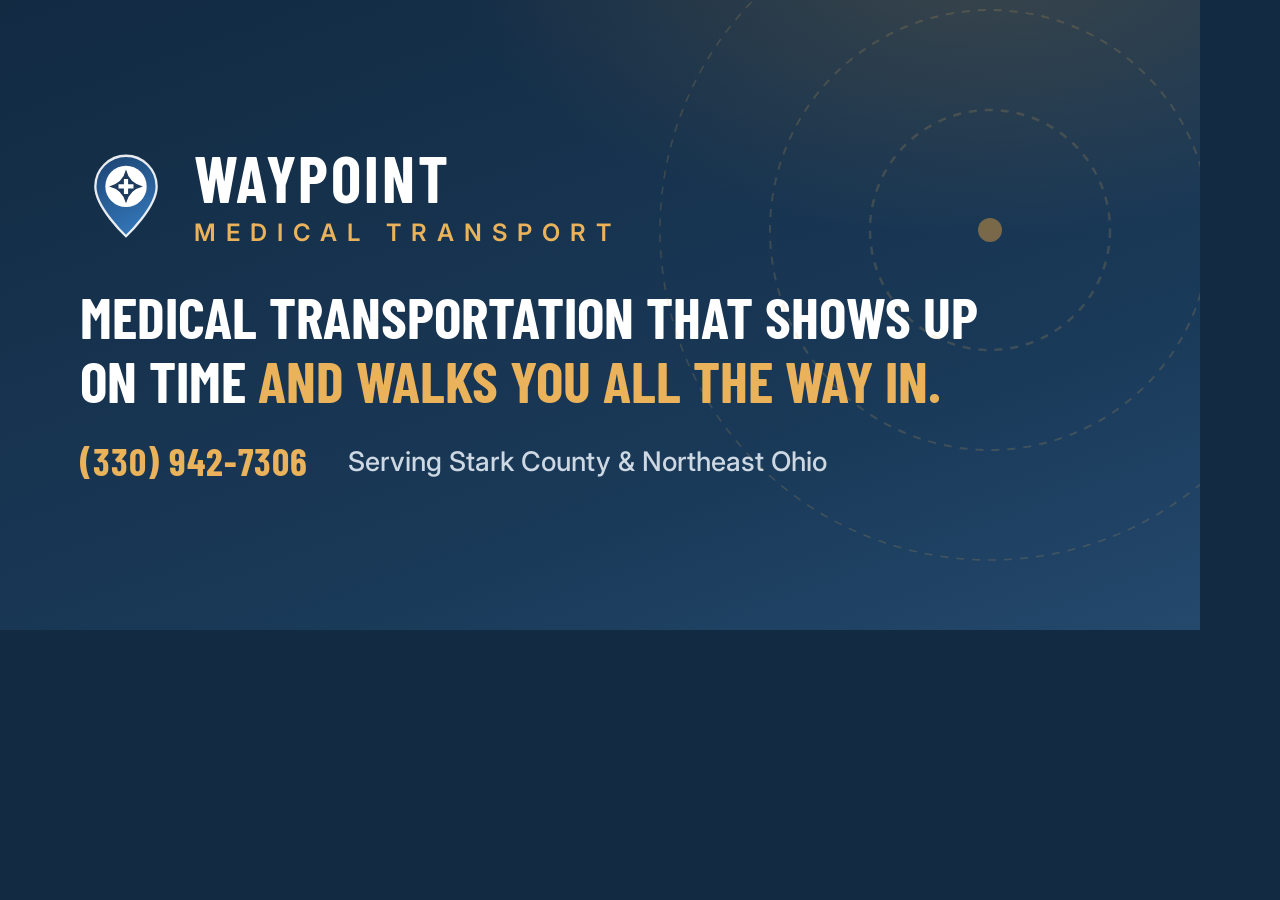
<file: assets-src/og-card.html>
<!DOCTYPE html>
<html>
<head>
<meta charset="UTF-8">
<link href="https://fonts.googleapis.com/css2?family=Barlow+Condensed:wght@700&family=Inter:wght@500;600&display=swap" rel="stylesheet">
<style>
  * { margin: 0; padding: 0; box-sizing: border-box; }
  body { background: #122a42; }
  .card {
    position: fixed; top: 0; left: 0;
    width: 1200px; height: 630px;
    background:
      radial-gradient(900px 500px at 82% -10%, rgba(216,154,63,0.20), transparent 60%),
      linear-gradient(160deg, #122a42 0%, #1a3a59 70%, #24496d 100%);
    display: flex; flex-direction: column; justify-content: center;
    padding: 0 80px;
    font-family: Inter, sans-serif;
    overflow: hidden;
  }
  .rings { position: absolute; right: -140px; top: -120px; opacity: 0.5; }
  .brandrow { display: flex; align-items: center; gap: 22px; margin-bottom: 38px; }
  .brandrow svg { width: 92px; height: 92px; }
  .bname { font-family: 'Barlow Condensed', sans-serif; font-weight: 700; font-size: 64px; letter-spacing: 3px; color: #fff; line-height: 1; }
  .bsub { font-size: 24px; letter-spacing: 10px; color: #e9b25b; font-weight: 600; margin-top: 8px; }
  h1 { font-family: 'Barlow Condensed', sans-serif; font-weight: 700; font-size: 58px; text-transform: uppercase; color: #fff; line-height: 1.1; margin-bottom: 26px; max-width: 950px; }
  h1 .gold { color: #e9b25b; }
  .row { display: flex; gap: 40px; align-items: center; font-size: 27px; color: #cdd8e3; font-weight: 500; }
  .row .phone { color: #e9b25b; font-weight: 700; font-family: 'Barlow Condensed', sans-serif; font-size: 38px; letter-spacing: 1px; }
</style>
</head>
<body>
<div class="card">
  <svg class="rings" width="700" height="700" viewBox="0 0 700 700" fill="none">
    <g stroke="rgba(233,178,91,0.35)" stroke-dasharray="8 8">
      <circle cx="350" cy="350" r="120" stroke-width="2.5"/>
      <circle cx="350" cy="350" r="220" stroke-width="2"/>
      <circle cx="350" cy="350" r="330" stroke-width="1.6"/>
    </g>
    <circle cx="350" cy="350" r="12" fill="#d89a3f"/>
  </svg>
  <div class="brandrow">
    <svg viewBox="0 0 48 48" fill="none">
      <defs><linearGradient id="wpg" x1="12" y1="4" x2="32" y2="44" gradientUnits="userSpaceOnUse"><stop stop-color="#1d4674"/><stop offset="1" stop-color="#3579bd"/></linearGradient></defs><path d="M24 3C15.2 3 8 10.2 8 19c0 11 16 26 16 26s16-15 16-26c0-8.8-7.2-16-16-16z" fill="url(#wpg)" stroke="rgba(255,255,255,0.9)" stroke-width="1.2"/><circle cx="24" cy="19" r="10.8" fill="#fff"/><path d="M24 10.2Q25.7 17.3 32.8 19Q25.7 20.7 24 27.8Q22.3 20.7 15.2 19Q22.3 17.3 24 10.2Z" fill="#1d3a5f"/><path d="M22.9 15.1h2.2v2.8h2.8v2.2h-2.8v2.8h-2.2v-2.8h-2.8v-2.2h2.8z" fill="#fff"/>
    </svg>
    <div>
      <div class="bname">WAYPOINT</div>
      <div class="bsub">MEDICAL TRANSPORT</div>
    </div>
  </div>
  <h1>Medical transportation that shows up on time <span class="gold">and walks you all the way in.</span></h1>
  <div class="row">
    <span class="phone">(330) 942-7306</span>
    <span>Serving Stark County &amp; Northeast Ohio</span>
  </div>
</div>
</body>
</html>
</file>
<file: css/styles.css>
/* ============================================================
   Waypoint Medical Transport — Noffsinger Transport LLC
   Louisville, Ohio. NEMT for Stark County + Northeast Ohio.
   Warm navy + honey. Mobile-first, big type for older eyes.
   ============================================================ */

:root {
  --navy: #122a42;
  --navy-2: #1a3a59;
  --navy-3: #24496d;
  --honey: #d89a3f;
  --honey-bright: #e9b25b;
  --cream: #f8f0e0;
  --paper: #fffdf6;
  --ink: #23303d;
  --ink-2: #55636f;
  --line: #e7dec9;
  --radius: 14px;
  --shadow: 0 10px 30px rgba(18, 42, 66, 0.10);
  --shadow-lift: 0 16px 40px rgba(18, 42, 66, 0.16);
}

* { margin: 0; padding: 0; box-sizing: border-box; }

html { scroll-behavior: smooth; }

body {
  font-family: "Inter", system-ui, -apple-system, "Segoe UI", sans-serif;
  font-size: 18px;
  line-height: 1.65;
  color: var(--ink);
  background: var(--cream);
  -webkit-font-smoothing: antialiased;
}

img, svg { max-width: 100%; }

h1, h2, h3, .display {
  font-family: "Barlow Condensed", "Arial Narrow", sans-serif;
  font-weight: 700;
  line-height: 1.08;
  letter-spacing: 0.01em;
  text-transform: uppercase;
}

a { color: inherit; }

.wrap { max-width: 1120px; margin: 0 auto; padding: 0 24px; }

/* ---------- Header / nav ---------- */

.site-header {
  position: sticky;
  top: 0;
  z-index: 50;
  background: rgba(18, 42, 66, 0.97);
  border-bottom: 1px solid rgba(216, 154, 63, 0.28);
}

.nav {
  display: flex;
  align-items: center;
  gap: 14px;
  height: 78px;
}

.brand {
  display: flex;
  align-items: center;
  gap: 11px;
  text-decoration: none;
  color: #fff;
  margin-right: auto;
}

.brand svg { width: 42px; height: 42px; flex: none; }

.brand-name {
  font-family: "Barlow Condensed", sans-serif;
  font-weight: 700;
  font-size: 25px;
  letter-spacing: 0.04em;
  text-transform: uppercase;
  line-height: 1;
}

.brand-sub {
  display: block;
  font-size: 12px;
  letter-spacing: 0.3em;
  color: var(--honey-bright);
  font-weight: 600;
  margin-top: 3px;
  white-space: nowrap;
}

.nav-links {
  display: flex;
  align-items: center;
  gap: 2px;
  list-style: none;
}

.nav-links a {
  display: block;
  padding: 10px 12px;
  color: #e2e9f1;
  text-decoration: none;
  font-size: 15.5px;
  font-weight: 500;
  border-radius: 8px;
  white-space: nowrap;
  transition: color 0.15s, background 0.15s;
}

.nav-links a:hover { color: #fff; background: rgba(255, 255, 255, 0.07); }

.nav-links a.active { color: var(--honey-bright); }

.nav-links .nav-links-pay { display: none; }

.nav-phone {
  color: #fff;
  text-decoration: none;
  font-weight: 700;
  font-size: 15.5px;
  white-space: nowrap;
  padding: 10px 4px;
}

.nav-phone:hover { color: var(--honey-bright); }

.btn-book {
  display: inline-flex;
  align-items: center;
  gap: 7px;
  background: var(--honey);
  color: var(--navy);
  text-decoration: none;
  font-weight: 700;
  font-size: 15px;
  padding: 11px 16px;
  border-radius: 10px;
  white-space: nowrap;
  transition: background 0.15s, transform 0.15s;
}

.btn-book:hover { background: var(--honey-bright); transform: translateY(-1px); }

.btn-payfare {
  display: inline-flex;
  align-items: center;
  gap: 7px;
  background: transparent;
  color: #fff;
  border: 1.5px solid rgba(255, 255, 255, 0.45);
  text-decoration: none;
  font-weight: 600;
  font-size: 14.5px;
  padding: 10px 14px;
  border-radius: 10px;
  white-space: nowrap;
  transition: border-color 0.15s, background 0.15s;
}

.btn-payfare:hover { border-color: #fff; background: rgba(255, 255, 255, 0.07); }

.nav-toggle {
  display: none;
  background: none;
  border: 2px solid rgba(255, 255, 255, 0.4);
  border-radius: 8px;
  color: #fff;
  font-size: 21px;
  line-height: 1;
  padding: 7px 11px;
  cursor: pointer;
}

/* ---------- Buttons ---------- */

.btn {
  display: inline-flex;
  align-items: center;
  justify-content: center;
  gap: 10px;
  padding: 16px 30px;
  border-radius: 12px;
  font-weight: 700;
  font-size: 18px;
  text-decoration: none;
  border: none;
  cursor: pointer;
  font-family: inherit;
  transition: transform 0.15s, box-shadow 0.15s, background 0.15s;
}

.btn-gold {
  background: var(--honey);
  color: var(--navy);
  box-shadow: 0 6px 18px rgba(216, 154, 63, 0.35);
}

.btn-gold:hover { background: var(--honey-bright); transform: translateY(-2px); }

.btn-ghost {
  background: transparent;
  color: #fff;
  border: 2px solid rgba(255, 255, 255, 0.5);
}

.btn-ghost:hover { border-color: #fff; transform: translateY(-2px); }

.btn-navy { background: var(--navy-2); color: #fff; }

.btn-navy:hover { background: var(--navy-3); transform: translateY(-2px); }

/* ---------- Hero ---------- */

.hero {
  position: relative;
  background:
    radial-gradient(1100px 500px at 78% -10%, rgba(216, 154, 63, 0.16), transparent 60%),
    linear-gradient(165deg, var(--navy) 0%, var(--navy-2) 70%, var(--navy-3) 100%);
  color: #fff;
  overflow: hidden;
}

.hero-pattern { position: absolute; inset: 0; opacity: 0.35; pointer-events: none; }

.hero-inner { position: relative; padding: 76px 0 84px; max-width: 800px; }

.pill-notice {
  display: inline-flex;
  align-items: center;
  gap: 9px;
  background: rgba(216, 154, 63, 0.15);
  border: 1px solid rgba(216, 154, 63, 0.55);
  color: var(--honey-bright);
  font-size: 14.5px;
  font-weight: 700;
  letter-spacing: 0.07em;
  text-transform: uppercase;
  padding: 8px 16px;
  border-radius: 999px;
  margin-bottom: 26px;
}

.hero h1 {
  font-size: clamp(42px, 6.4vw, 72px);
  margin-bottom: 18px;
}

.hero h1 .gold { color: var(--honey-bright); }

.hero-tagline {
  font-size: clamp(19px, 2.4vw, 23px);
  color: #cdd8e3;
  max-width: 640px;
  margin-bottom: 36px;
}

.offer-line {
  display: inline-flex;
  align-items: center;
  gap: 10px;
  background: rgba(233, 178, 91, 0.13);
  border: 1.5px dashed rgba(233, 178, 91, 0.65);
  color: #f3d9a8;
  font-size: 16.5px;
  font-weight: 500;
  padding: 12px 18px;
  border-radius: 12px;
  margin-bottom: 32px;
}

.offer-line svg { color: var(--honey-bright); flex: none; }

.offer-line strong { color: var(--honey-bright); }

.hero-ctas { display: flex; flex-wrap: wrap; gap: 14px; margin-bottom: 40px; }

.hero-points {
  display: flex;
  flex-wrap: wrap;
  gap: 12px 26px;
  padding: 0;
  list-style: none;
  color: #b4c1cf;
  font-size: 16px;
  font-weight: 500;
}

.hero-points li { display: flex; align-items: center; gap: 9px; }

.hero-points svg { width: 18px; height: 18px; color: var(--honey); flex: none; }

/* ---------- Sections ---------- */

.section { padding: 80px 0; }

.section-dark { background: var(--navy); color: #fff; }

.section-paper { background: var(--paper); border-top: 1px solid var(--line); border-bottom: 1px solid var(--line); }

.kicker {
  display: block;
  font-size: 14px;
  font-weight: 700;
  letter-spacing: 0.26em;
  text-transform: uppercase;
  color: var(--honey);
  margin-bottom: 12px;
}

.section h2 { font-size: clamp(33px, 4.4vw, 50px); margin-bottom: 16px; }

.section-intro {
  font-size: 19px;
  color: var(--ink-2);
  max-width: 680px;
  margin-bottom: 42px;
}

.section-dark .section-intro { color: #bcc9d6; }

/* ---------- Promise block ---------- */

.promise {
  max-width: 800px;
  font-size: 20px;
  color: #33414f;
}

.promise p { margin-bottom: 18px; }

.promise strong { color: var(--navy-2); }

.promise .sig {
  font-family: "Barlow Condensed", sans-serif;
  font-size: 26px;
  font-weight: 700;
  text-transform: uppercase;
  color: var(--navy-2);
  letter-spacing: 0.03em;
}

/* ---------- Trust badge row ---------- */

.badge-row {
  display: flex;
  flex-wrap: wrap;
  gap: 12px;
  list-style: none;
}

.badge-row li {
  display: inline-flex;
  align-items: center;
  gap: 9px;
  background: var(--paper);
  border: 1.5px solid var(--line);
  border-radius: 999px;
  padding: 11px 18px;
  font-size: 15.5px;
  font-weight: 600;
  color: var(--navy-2);
  box-shadow: var(--shadow);
}

.badge-row svg { width: 17px; height: 17px; color: var(--honey); flex: none; }

/* ---------- Map section ---------- */

.map-grid {
  display: grid;
  grid-template-columns: 1.15fr 1fr;
  gap: 52px;
  align-items: center;
}

.map-figure {
  background:
    radial-gradient(600px 400px at 55% 40%, rgba(216, 154, 63, 0.10), transparent 65%),
    var(--navy);
  border-radius: 20px;
  padding: 26px 22px 16px;
  box-shadow: var(--shadow-lift);
}

.map-caption {
  text-align: center;
  color: #9aa9ba;
  font-size: 14.5px;
  padding: 12px 6px 6px;
}

.map-caption strong { color: var(--honey-bright); }

@keyframes homePulse {
  0%   { r: 10; opacity: 0.85; }
  70%  { r: 26; opacity: 0; }
  100% { r: 26; opacity: 0; }
}

.home-pulse { animation: homePulse 2.6s ease-out infinite; transform-box: fill-box; }

.reach-list { list-style: none; display: grid; gap: 22px; }

.reach-list li { display: flex; gap: 16px; }

.reach-ico {
  flex: none;
  width: 46px;
  height: 46px;
  border-radius: 12px;
  background: var(--navy);
  color: var(--honey-bright);
  display: flex;
  align-items: center;
  justify-content: center;
}

.reach-ico svg { width: 24px; height: 24px; }

.reach-list h3 { font-size: 21px; margin-bottom: 4px; letter-spacing: 0.03em; }

.reach-list p { color: var(--ink-2); font-size: 16.5px; }

/* ---------- Cards ---------- */

.cards { display: grid; grid-template-columns: repeat(3, 1fr); gap: 24px; }

.card {
  background: var(--paper);
  border: 1px solid var(--line);
  border-radius: var(--radius);
  padding: 30px 26px;
  box-shadow: var(--shadow);
  transition: transform 0.18s, box-shadow 0.18s;
  display: flex;
  flex-direction: column;
  gap: 12px;
}

.card:hover { transform: translateY(-5px); box-shadow: var(--shadow-lift); }

.card-link { text-decoration: none; color: inherit; cursor: pointer; }

.card-link:hover .card-note { background: var(--honey); color: var(--navy); }

.card-ico {
  width: 52px;
  height: 52px;
  border-radius: 13px;
  background: linear-gradient(150deg, var(--navy-2), var(--navy));
  color: var(--honey-bright);
  display: flex;
  align-items: center;
  justify-content: center;
}

.card-ico svg { width: 27px; height: 27px; }

.card h3 { font-size: 23px; letter-spacing: 0.03em; }

.card p { color: var(--ink-2); font-size: 16.5px; flex: 1; }

.card .card-note {
  font-size: 14.5px;
  font-weight: 600;
  color: var(--navy-2);
  background: rgba(216, 154, 63, 0.15);
  border-radius: 8px;
  padding: 7px 12px;
  align-self: flex-start;
  flex: none;
}

/* ---------- Ride checklist ---------- */

.ride-list {
  list-style: none;
  display: grid;
  grid-template-columns: 1fr 1fr;
  gap: 14px 28px;
  max-width: 900px;
}

.ride-list li {
  display: flex;
  gap: 13px;
  align-items: flex-start;
  background: var(--paper);
  border: 1px solid var(--line);
  border-radius: 12px;
  padding: 16px 18px;
  font-size: 17px;
  box-shadow: var(--shadow);
}

.ride-list svg { width: 21px; height: 21px; color: var(--honey); flex: none; margin-top: 3px; }

.ride-list strong { color: var(--navy-2); }

/* ---------- Pricing table ---------- */

.price-wrap { overflow-x: auto; }

.price-table {
  width: 100%;
  max-width: 780px;
  border-collapse: collapse;
  background: var(--paper);
  border: 1px solid var(--line);
  border-radius: var(--radius);
  overflow: hidden;
  box-shadow: var(--shadow);
  font-size: 17px;
}

.price-table th {
  font-family: "Barlow Condensed", sans-serif;
  text-transform: uppercase;
  letter-spacing: 0.08em;
  font-size: 17px;
  text-align: left;
  background: var(--navy);
  color: var(--honey-bright);
  padding: 14px 20px;
}

.price-table td { padding: 15px 20px; border-top: 1px solid var(--line); }

.price-table td:last-child {
  font-weight: 700;
  color: var(--navy-2);
  white-space: nowrap;
  text-align: right;
}

.price-note { margin-top: 20px; color: var(--ink-2); font-size: 16.5px; max-width: 720px; }

/* ---------- Steps / hours ---------- */

.steps { display: grid; grid-template-columns: repeat(3, 1fr); gap: 24px; }

.step {
  background: rgba(255, 255, 255, 0.05);
  border: 1px solid rgba(255, 255, 255, 0.12);
  border-radius: var(--radius);
  padding: 30px 26px;
}

.step-num {
  font-family: "Barlow Condensed", sans-serif;
  font-size: 52px;
  font-weight: 700;
  color: var(--honey);
  line-height: 1;
  margin-bottom: 12px;
}

.step h3 { font-size: 22px; margin-bottom: 8px; letter-spacing: 0.03em; }

.step p { color: #bcc9d6; font-size: 16px; }

.hours-strip {
  display: flex;
  flex-wrap: wrap;
  align-items: center;
  gap: 14px 30px;
  background: var(--paper);
  border: 1.5px solid var(--line);
  border-left: 5px solid var(--honey);
  border-radius: 12px;
  padding: 20px 26px;
  font-size: 17px;
  box-shadow: var(--shadow);
}

.hours-strip strong {
  font-family: "Barlow Condensed", sans-serif;
  text-transform: uppercase;
  letter-spacing: 0.06em;
  font-size: 20px;
  color: var(--navy-2);
}

/* ---------- Service area lists ---------- */

.area-cols { display: grid; grid-template-columns: repeat(3, 1fr); gap: 26px; }

.area-col {
  background: var(--paper);
  border: 1px solid var(--line);
  border-radius: var(--radius);
  padding: 24px 24px;
  box-shadow: var(--shadow);
}

.area-col h3 { font-size: 21px; letter-spacing: 0.04em; margin-bottom: 10px; color: var(--navy-2); }

.area-col p { color: var(--ink-2); font-size: 16.5px; line-height: 1.8; }

/* ---------- CTA band ---------- */

.cta-band {
  background: linear-gradient(140deg, var(--navy-2), var(--navy));
  border-radius: 22px;
  padding: 54px 46px;
  color: #fff;
  display: flex;
  align-items: center;
  justify-content: space-between;
  gap: 32px;
  flex-wrap: wrap;
  box-shadow: var(--shadow-lift);
}

.cta-band h2 { font-size: clamp(30px, 4vw, 44px); margin-bottom: 8px; }

.cta-band p { color: #bcc9d6; max-width: 500px; }

.cta-actions { display: flex; gap: 14px; flex-wrap: wrap; }

/* ---------- Forms ---------- */

.contact-grid {
  display: grid;
  grid-template-columns: 1fr 1.15fr;
  gap: 44px;
  align-items: start;
}

.contact-card {
  background: var(--navy);
  color: #fff;
  border-radius: 20px;
  padding: 38px 32px;
  box-shadow: var(--shadow-lift);
}

.contact-card h3 { font-size: 26px; margin-bottom: 18px; letter-spacing: 0.03em; }

.contact-big-phone {
  display: block;
  font-family: "Barlow Condensed", sans-serif;
  font-size: clamp(36px, 4.5vw, 48px);
  font-weight: 700;
  color: var(--honey-bright);
  text-decoration: none;
  letter-spacing: 0.02em;
  margin-bottom: 6px;
}

.contact-big-phone:hover { color: #fff; }

.contact-card .hours { color: #bcc9d6; font-size: 16px; margin-bottom: 24px; }

.contact-actions { display: grid; gap: 12px; }

.contact-divider { border: none; border-top: 1px solid rgba(255, 255, 255, 0.15); margin: 26px 0; }

.contact-card .fine { color: #9aa9ba; font-size: 15px; }

.contact-card .fine a { color: var(--honey-bright); }

.form-panel {
  background: var(--paper);
  border: 1px solid var(--line);
  border-radius: 20px;
  padding: 38px 32px;
  box-shadow: var(--shadow);
}

.form-panel h3 { font-size: 26px; margin-bottom: 6px; letter-spacing: 0.03em; }

.form-panel > p { color: var(--ink-2); margin-bottom: 26px; font-size: 16.5px; }

.field { margin-bottom: 18px; }

.field label { display: block; font-weight: 600; font-size: 15.5px; margin-bottom: 7px; }

.field input, .field select, .field textarea {
  width: 100%;
  padding: 14px 15px;
  font-size: 17px;
  font-family: inherit;
  border: 1.5px solid var(--line);
  border-radius: 10px;
  background: #fff;
  color: var(--ink);
}

.field input:focus, .field select:focus, .field textarea:focus {
  outline: none;
  border-color: var(--honey);
  box-shadow: 0 0 0 3px rgba(216, 154, 63, 0.22);
}

.field-row { display: grid; grid-template-columns: 1fr 1fr; gap: 16px; }

.form-hint { font-size: 15px; color: var(--ink-2); margin-top: 14px; }

.honey-field { display: none; }

.captcha-slot { margin: 4px 0 16px; }

.captcha-slot[hidden], .field[hidden] { display: none; }

.form-status { margin-top: 12px; font-size: 15.5px; font-weight: 600; color: var(--navy-2); }

.form-status.is-error { color: #a12d2d; }

.sent-banner {
  display: none;
  background: #e8f3e4;
  border: 1.5px solid #79a568;
  color: #2c4a22;
  border-radius: 12px;
  padding: 18px 22px;
  font-size: 17px;
  font-weight: 600;
  margin-bottom: 28px;
}

.sent-banner.show { display: block; }

/* ---------- FAQ ---------- */

.faq { max-width: 820px; display: grid; gap: 14px; }

.faq details {
  background: var(--paper);
  border: 1px solid var(--line);
  border-radius: 12px;
  padding: 0;
  box-shadow: var(--shadow);
  overflow: hidden;
}

.faq summary {
  cursor: pointer;
  list-style: none;
  display: flex;
  justify-content: space-between;
  align-items: center;
  gap: 16px;
  padding: 18px 22px;
  font-weight: 700;
  font-size: 17.5px;
  color: var(--navy-2);
}

.faq summary::-webkit-details-marker { display: none; }

.faq summary::after {
  content: "+";
  font-size: 26px;
  font-weight: 400;
  color: var(--honey);
  line-height: 1;
  flex: none;
}

.faq details[open] summary::after { content: "\2212"; }

.faq details p { padding: 0 22px 20px; color: var(--ink-2); font-size: 16.5px; }

/* ---------- Values / about ---------- */

.about-grid { display: grid; grid-template-columns: 1.2fr 0.8fr; gap: 52px; align-items: start; }

.about-copy p { margin-bottom: 18px; font-size: 18px; color: #33414f; }

.about-copy p strong { color: var(--navy-2); }

.value-stack { display: grid; gap: 18px; }

.value {
  background: var(--paper);
  border: 1px solid var(--line);
  border-left: 5px solid var(--honey);
  border-radius: 12px;
  padding: 22px 24px;
  box-shadow: var(--shadow);
}

.value h3 { font-size: 21px; margin-bottom: 5px; letter-spacing: 0.03em; }

.value p { color: var(--ink-2); font-size: 16px; }

.photo-slot {
  background: linear-gradient(150deg, var(--navy-2), var(--navy));
  border-radius: 16px;
  color: #9aa9ba;
  display: flex;
  flex-direction: column;
  align-items: center;
  justify-content: center;
  gap: 10px;
  min-height: 220px;
  font-size: 15px;
  text-align: center;
  padding: 20px;
}

.photo-slot svg { width: 44px; height: 44px; color: var(--honey); opacity: 0.7; }

/* ---------- Page hero ---------- */

.page-hero {
  background:
    radial-gradient(900px 400px at 80% -20%, rgba(216, 154, 63, 0.15), transparent 60%),
    linear-gradient(160deg, var(--navy), var(--navy-2));
  color: #fff;
  padding: 62px 0 56px;
}

.page-hero h1 { font-size: clamp(36px, 5.4vw, 58px); margin-bottom: 12px; }

.page-hero p { color: #cdd8e3; font-size: 20px; max-width: 680px; }

/* ---------- Info strip (SAM / facilities) ---------- */

.sam-strip {
  display: flex;
  align-items: center;
  gap: 22px;
  flex-wrap: wrap;
  background: var(--paper);
  border: 1px solid var(--line);
  border-radius: var(--radius);
  padding: 26px 30px;
  box-shadow: var(--shadow);
}

.sam-strip .sam-ico {
  flex: none;
  width: 54px;
  height: 54px;
  border-radius: 13px;
  background: var(--navy);
  color: var(--honey-bright);
  display: flex;
  align-items: center;
  justify-content: center;
}

.sam-strip .sam-ico svg { width: 28px; height: 28px; }

.sam-strip-copy { flex: 1; min-width: 260px; }

.sam-strip h3 { font-size: 22px; letter-spacing: 0.03em; margin-bottom: 4px; }

.sam-strip p { color: var(--ink-2); font-size: 16px; }

/* ---------- Pay page ---------- */

.pay-panel {
  max-width: 640px;
  margin: 0 auto;
  background: var(--paper);
  border: 1px solid var(--line);
  border-radius: 20px;
  padding: 44px 38px;
  box-shadow: var(--shadow-lift);
  text-align: center;
}

.pay-panel h2 { font-size: 34px; margin-bottom: 14px; }

.pay-panel p { color: var(--ink-2); font-size: 17.5px; margin-bottom: 16px; }

.pay-methods {
  display: flex;
  justify-content: center;
  flex-wrap: wrap;
  gap: 10px 22px;
  color: var(--ink-2);
  font-size: 15.5px;
  font-weight: 600;
  margin: 22px 0 28px;
}

.pay-methods span { display: inline-flex; align-items: center; gap: 7px; }

.pay-methods svg { width: 18px; height: 18px; color: var(--honey); }

/* ---------- Mobile call bar ---------- */

.mobile-cta {
  display: none;
  position: fixed;
  left: 0; right: 0; bottom: 0;
  z-index: 60;
  background: var(--navy);
  border-top: 2px solid var(--honey);
  padding: 10px 14px calc(10px + env(safe-area-inset-bottom));
  gap: 10px;
}

.mobile-cta a {
  flex: 1;
  display: flex;
  align-items: center;
  justify-content: center;
  gap: 8px;
  text-decoration: none;
  font-weight: 700;
  font-size: 16.5px;
  padding: 13px 10px;
  border-radius: 10px;
}

.mobile-cta .m-call { background: var(--honey); color: var(--navy); }

.mobile-cta .m-book { background: transparent; color: #fff; border: 1.5px solid rgba(255,255,255,0.5); }

.mobile-cta .m-text { background: transparent; color: #fff; border: 1.5px solid rgba(255,255,255,0.5); }

/* ---------- Trust strip (same row on every page, above the footer) ---------- */

.trust-strip {
  background: var(--paper);
  border-top: 1px solid var(--line);
  padding: 26px 0;
}

.trust-strip .badge-row { justify-content: center; gap: 10px; }

.trust-strip .badge-row li { font-size: 14.5px; padding: 9px 15px; box-shadow: none; background: #fff; }

/* ---------- After-hours line (wherever hours appear) ---------- */

.after-hours { display: block; font-size: 15.5px; color: var(--ink-2); }

.after-hours a { color: var(--navy-2); font-weight: 700; text-decoration: none; white-space: nowrap; }

.hours-strip .after-hours { width: 100%; margin-top: 2px; color: #bcc9d6; }

.hours-strip .after-hours a { color: var(--honey-bright); }

.contact-card .after-hours { color: #bcc9d6; font-size: 15px; margin: -14px 0 22px; }

.contact-card .after-hours a { color: var(--honey-bright); }

.footer-grid .after-hours { font-size: 14.5px; color: #9aa9ba; margin-top: 2px; }

.footer-grid .after-hours a { color: var(--honey-bright); }

/* ---------- Booking form groups + new fields ---------- */

.form-group { margin-top: 28px; padding-top: 22px; border-top: 1px solid var(--line); }

.form-group.first { margin-top: 0; padding-top: 0; border-top: none; }

.form-group h4 {
  font-family: "Barlow Condensed", sans-serif;
  text-transform: uppercase;
  letter-spacing: 0.1em;
  font-size: 20px;
  color: var(--navy-2);
  margin-bottom: 14px;
}

.field .opt { font-weight: 400; color: var(--ink-2); }

.radio-list { display: grid; gap: 10px; }

.radio-list label {
  display: flex;
  gap: 11px;
  align-items: flex-start;
  font-weight: 500;
  font-size: 16px;
  background: #fff;
  border: 1.5px solid var(--line);
  border-radius: 10px;
  padding: 12px 14px;
  cursor: pointer;
}

.radio-list input { width: 18px; height: 18px; margin-top: 3px; accent-color: var(--honey); flex: none; }

.radio-list label:has(input:checked) { border-color: var(--honey); box-shadow: 0 0 0 3px rgba(216, 154, 63, 0.22); }

.est-card {
  display: none;
  background: rgba(216, 154, 63, 0.13);
  border: 1.5px dashed var(--honey);
  border-radius: 12px;
  padding: 16px 18px;
  margin-bottom: 22px;
}

.est-card.show { display: block; }

.est-card .est-amt {
  font-family: "Barlow Condensed", sans-serif;
  font-size: 36px;
  font-weight: 700;
  color: var(--navy-2);
  line-height: 1;
}

.est-card p { font-size: 15px; color: var(--ink-2); margin-top: 6px; }

.est-card a { color: var(--navy-2); font-weight: 600; }

.est-link {
  display: inline-flex;
  align-items: center;
  gap: 8px;
  color: var(--navy-2);
  font-weight: 700;
  text-decoration: none;
  border-bottom: 2px solid var(--honey);
  padding-bottom: 1px;
}

.est-link:hover { color: var(--honey); }

/* ---------- Rate sheet request (For Facilities) ---------- */

.rate-panel { max-width: 680px; margin-bottom: 36px; }

.rate-panel[hidden] { display: none; }

/* ---------- Pay now to lock in (shows after the form is sent) ---------- */

.pay-lock {
  display: none;
  background: var(--navy);
  color: #fff;
  border-radius: 16px;
  padding: 26px 28px;
  margin-bottom: 28px;
  box-shadow: var(--shadow-lift);
}

.pay-lock.show { display: block; }

.pay-lock h3 { font-size: 26px; letter-spacing: 0.03em; margin-bottom: 6px; }

.pay-lock .amt {
  font-family: "Barlow Condensed", sans-serif;
  font-size: 48px;
  font-weight: 700;
  color: var(--honey-bright);
  line-height: 1;
}

.pay-lock p { color: #bcc9d6; font-size: 16px; margin-top: 10px; max-width: 660px; }

.pay-lock .pay-actions { display: flex; flex-wrap: wrap; gap: 12px; margin-top: 18px; }

.btn-copy { background: transparent; color: #fff; border: 2px solid rgba(255, 255, 255, 0.5); }

.btn-copy:hover { border-color: #fff; }

/* ---------- Fare estimator ---------- */

.est-grid { display: grid; grid-template-columns: 1.1fr 0.9fr; gap: 40px; align-items: start; }

.est-panel {
  background: var(--paper);
  border: 1px solid var(--line);
  border-radius: 20px;
  padding: 34px 30px;
  box-shadow: var(--shadow);
}

.est-q { margin-bottom: 26px; }

.est-q .q { display: block; font-weight: 700; font-size: 17px; margin-bottom: 10px; }

.choice-row { display: grid; grid-template-columns: 1fr 1fr; gap: 12px; }

.choice {
  display: flex;
  align-items: center;
  gap: 11px;
  background: #fff;
  border: 1.5px solid var(--line);
  border-radius: 12px;
  padding: 14px 16px;
  cursor: pointer;
  font-weight: 600;
  font-size: 16.5px;
}

.choice input { accent-color: var(--honey); width: 18px; height: 18px; flex: none; }

.choice small { display: block; font-weight: 400; color: var(--ink-2); font-size: 14px; }

.choice:has(input:checked) { border-color: var(--honey); background: rgba(216, 154, 63, 0.10); box-shadow: 0 0 0 3px rgba(216, 154, 63, 0.22); }

.miles-row { display: flex; gap: 14px; align-items: center; flex-wrap: wrap; }

.miles-row input {
  width: 150px;
  padding: 13px 15px;
  font-size: 22px;
  font-weight: 700;
  font-family: inherit;
  border: 1.5px solid var(--line);
  border-radius: 10px;
  background: #fff;
  color: var(--ink);
}

.miles-row input:focus { outline: none; border-color: var(--honey); box-shadow: 0 0 0 3px rgba(216, 154, 63, 0.22); }

.maps-link { font-size: 15px; color: var(--navy-2); font-weight: 600; }

.check-list { display: grid; gap: 10px; }

.check-list label {
  display: flex;
  align-items: flex-start;
  gap: 11px;
  background: #fff;
  border: 1.5px solid var(--line);
  border-radius: 10px;
  padding: 12px 14px;
  cursor: pointer;
  font-size: 15.5px;
  font-weight: 500;
}

.check-list input { accent-color: var(--honey); width: 18px; height: 18px; margin-top: 3px; flex: none; }

.check-list .tag { color: var(--navy-2); font-weight: 700; margin-left: auto; white-space: nowrap; }

.check-list label:has(input:checked) { border-color: var(--honey); background: rgba(216, 154, 63, 0.08); }

.check-note { font-size: 14.5px; color: var(--ink-2); margin-top: 12px; }

.est-out {
  position: sticky;
  top: 96px;
  background: var(--navy);
  color: #fff;
  border-radius: 20px;
  padding: 32px 30px;
  box-shadow: var(--shadow-lift);
}

.est-out .kicker { color: var(--honey-bright); }

.est-total {
  font-family: "Barlow Condensed", sans-serif;
  font-size: clamp(54px, 7vw, 76px);
  font-weight: 700;
  color: var(--honey-bright);
  line-height: 1;
}

.est-perleg { color: #cdd8e3; font-size: 17px; margin-top: 6px; min-height: 1.4em; }

.est-lines { list-style: none; margin-top: 20px; border-top: 1px solid rgba(255, 255, 255, 0.15); }

.est-lines li {
  display: flex;
  justify-content: space-between;
  gap: 14px;
  padding: 9px 0;
  border-bottom: 1px solid rgba(255, 255, 255, 0.10);
  font-size: 15.5px;
  color: #dbe4ee;
}

.est-lines li span:last-child { font-weight: 700; color: #fff; white-space: nowrap; }

.est-lines li.disc span:last-child { color: var(--honey-bright); }

.est-lines li.note { color: #9aa9ba; font-size: 14px; }

.est-free { display: flex; gap: 9px; align-items: center; color: #dbe4ee; font-size: 15.5px; margin-top: 16px; font-weight: 600; }

.est-free svg { width: 18px; height: 18px; color: var(--honey); flex: none; }

.est-disclaimer { font-size: 14.5px; color: #9aa9ba; margin-top: 12px; }

.est-out .btn { width: 100%; margin-top: 20px; }

.est-empty { color: #bcc9d6; font-size: 16.5px; }

/* ---------- Footer ---------- */

.site-footer { background: var(--navy); color: #b4c1cf; padding: 62px 0 30px; }

.footer-grid {
  display: grid;
  grid-template-columns: 1.4fr 1fr 1fr;
  gap: 44px;
  padding-bottom: 44px;
  border-bottom: 1px solid rgba(255, 255, 255, 0.12);
}

.footer-brand { display: flex; align-items: center; gap: 12px; color: #fff; margin-bottom: 16px; }

.footer-brand svg { width: 38px; height: 38px; }

.footer-grid p { font-size: 15.5px; }

.footer-grid h4 {
  font-family: "Barlow Condensed", sans-serif;
  text-transform: uppercase;
  letter-spacing: 0.12em;
  font-size: 17px;
  color: var(--honey);
  margin-bottom: 14px;
}

.footer-grid ul { list-style: none; display: grid; gap: 10px; }

.footer-grid a { color: #b4c1cf; text-decoration: none; font-size: 15.5px; }

.footer-grid a:hover { color: #fff; }

.footer-vet {
  display: inline-flex;
  align-items: center;
  gap: 8px;
  margin-top: 18px;
  color: var(--honey-bright);
  font-size: 14.5px;
  font-weight: 700;
}

.footer-legal {
  padding-top: 26px;
  font-size: 14px;
  color: #8496a9;
  display: flex;
  justify-content: space-between;
  gap: 16px;
  flex-wrap: wrap;
}

/* ---------- Responsive ---------- */

@media (max-width: 1020px) {
  .nav-phone, .btn-payfare { display: none; }
  .nav-toggle { display: block; }
  .nav-links {
    display: none;
    position: absolute;
    top: 78px;
    left: 0;
    right: 0;
    flex-direction: column;
    align-items: stretch;
    gap: 0;
    background: var(--navy);
    border-bottom: 2px solid var(--honey);
    padding: 10px 16px 16px;
  }
  .nav-links.open { display: flex; }
  .nav-links a { padding: 14px 12px; font-size: 17.5px; }
  .nav-links .nav-links-pay { display: block; }
}

@media (max-width: 960px) {
  .cards, .steps, .area-cols { grid-template-columns: 1fr 1fr; }
  .map-grid, .about-grid, .contact-grid { grid-template-columns: 1fr; }
  .footer-grid { grid-template-columns: 1fr 1fr; }
  .ride-list { grid-template-columns: 1fr; }
  .est-grid { grid-template-columns: 1fr; }
  .est-out { position: static; }
}

@media (max-width: 820px) {
  .mobile-cta { display: flex; }
  body { padding-bottom: 74px; }
}

@media (max-width: 640px) {
  body { font-size: 17px; }
  .section { padding: 58px 0; }
  .hero-inner { padding: 56px 0 64px; }
  .cards, .steps, .footer-grid, .field-row, .area-cols { grid-template-columns: 1fr; }
  .cta-band { padding: 40px 28px; }
  .wrap { padding: 0 18px; }
  .nav { gap: 10px; height: 70px; }
  .nav-links { top: 70px; }
  .brand { gap: 8px; }
  .brand svg { width: 34px; height: 34px; }
  .brand-name { font-size: 20px; }
  .brand-sub { letter-spacing: 0.16em; font-size: 10.5px; }
  .nav-toggle { padding: 6px 10px; font-size: 19px; }
  .btn-book { padding: 9px 12px; font-size: 14px; }
  .map-figure { padding: 18px 12px 12px; }
  .promise { font-size: 18px; }
  .choice-row { grid-template-columns: 1fr; }
  .mobile-cta a { font-size: 15px; padding: 12px 6px; gap: 6px; }
  .est-panel, .est-out { padding: 26px 20px; }
  .pay-lock { padding: 22px 20px; }
}
</file>
